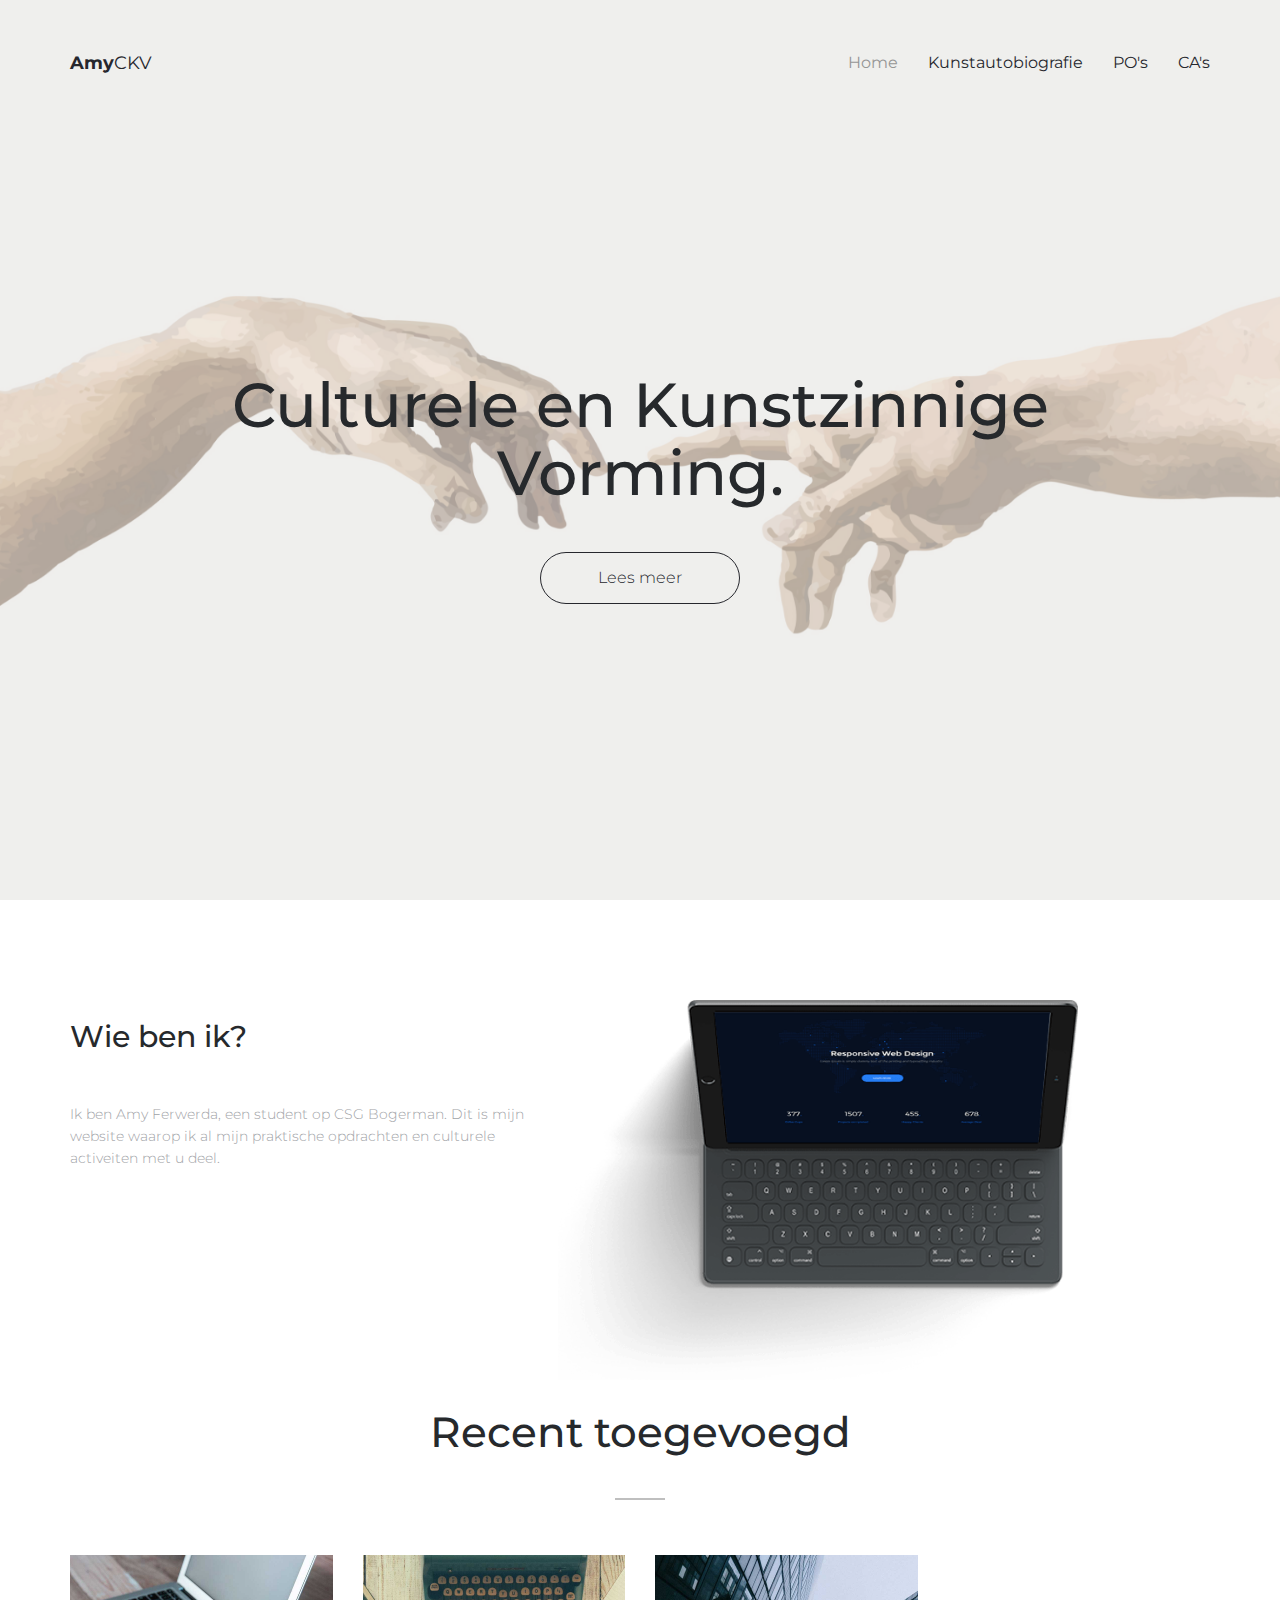
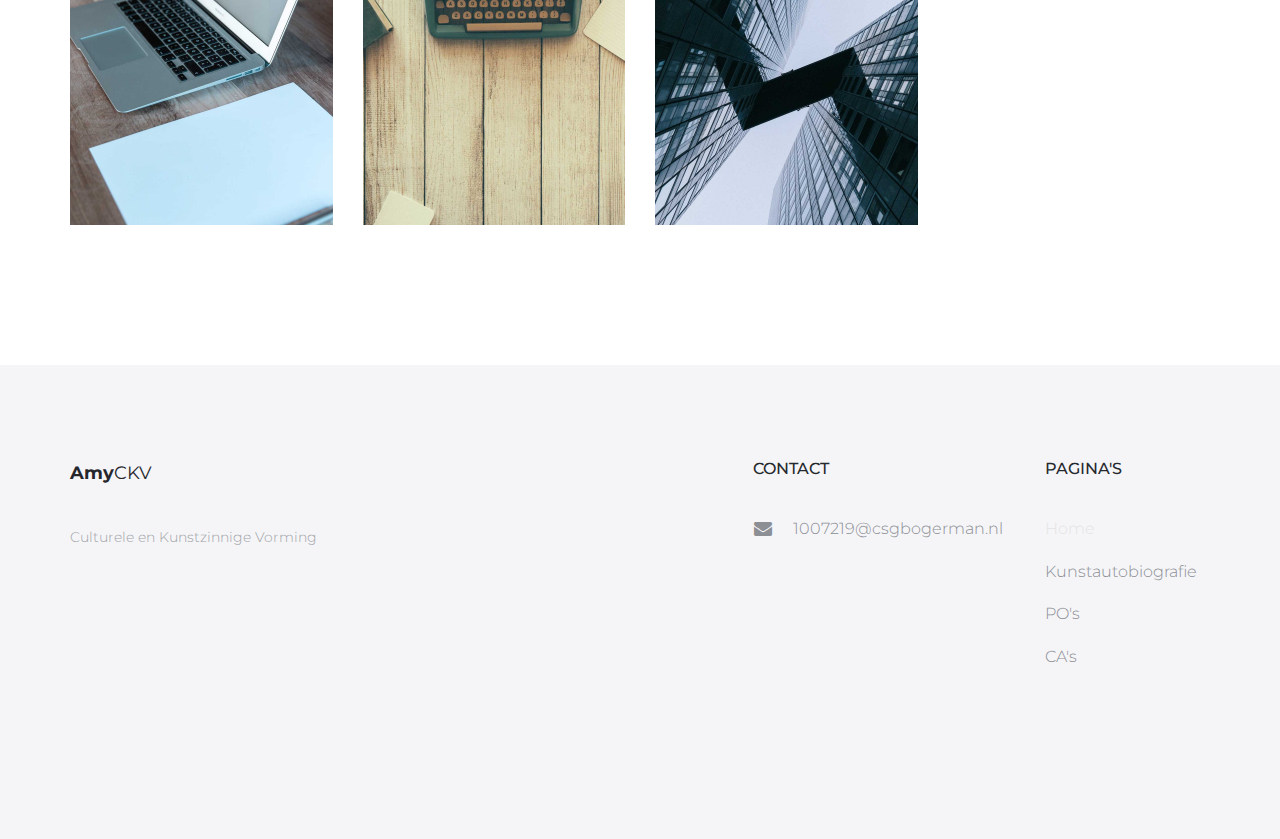
<file: html-freebie-agency-perfect-master/index.html>
<!DOCTYPE html>
<html lang="en">
<head>

    <!-- Basic Page Needs
    ================================================== -->
    <meta http-equiv="Content-Type" content="text/html; charset=utf-8">
    <meta http-equiv="X-UA-Compatible" content="IE=edge">

    <title>Amy CKV</title>

    <meta name="description" content="">
    <meta name="author" content="">
    <meta name="keywords" content="">

    <!-- Mobile Specific Metas
    ================================================== -->
    <meta name="viewport" content="width=device-width, minimum-scale=1.0, maximum-scale=1.0">
    <meta name="apple-mobile-web-app-capable" content="yes">

    <!-- Fonts -->
    <link href="https://fonts.googleapis.com/css?family=Montserrat:300,300i,400,600,700" rel="stylesheet">
    <link rel="stylesheet" href="http://cdnjs.cloudflare.com/ajax/libs/font-awesome/4.4.0/css/font-awesome.min.css">

    <!-- Favicon
    ================================================== -->
    <link rel="apple-touch-icon" sizes="180x180" href="assets/img/apple-touch-icon.png">
    <link rel="icon" type="image/png" sizes="16x16" href="assets/img/favicon.png">

    <!-- Stylesheets
    ================================================== -->
    <!-- Bootstrap core CSS -->
    <link href="assets/css/bootstrap.min.css" rel="stylesheet">

    <!-- Custom styles for this template -->
    <link href="assets/css/style.css" rel="stylesheet">
    <link href="assets/css/responsive.css" rel="stylesheet">

    <!-- HTML5 shim and Respond.js IE8 support of HTML5 elements and media queries -->
    <!--[if lt IE 9]>
    <script src="https://oss.maxcdn.com/libs/html5shiv/3.7.0/html5shiv.js"></script>
    <script src="https://oss.maxcdn.com/libs/respond.js/1.4.2/respond.min.js"></script>
    <![endif]-->

</head>
<body>

    <header id="masthead" class="site-header">
        <nav id="primary-navigation" class="site-navigation">
            <div class="container">

                <div class="navbar-header">
                   
                    <a class="site-title"><span>Amy</span>CKV</a>

                </div><!-- /.navbar-header -->

                <div class="collapse navbar-collapse" id="agency-navbar-collapse">

                    <ul class="nav navbar-nav navbar-right">

                        <li class="active"><a href="index.html" data-toggle="dropdown">Home</a></li>
                    
                        <li><a href="Kunstautobiografie.html">Kunstautobiografie</a></li>
                        <li><a href="po's.html">PO's</a></li>
                        <li><a href="blog.html">CA's</a></li>
                       

                    </ul>

                </div>

            </div>   
        </nav><!-- /.site-navigation -->
    </header><!-- /#mastheaed -->

    <div id="hero" class="hero overlay">
        <div class="hero-content">
            <div class="hero-text">
                <h1>Culturele en Kunstzinnige Vorming.</h1>
                <p></p>
                <a href="Kunstautobiografie.html" class="btn btn-border">Lees meer</a>
            </div><!-- /.hero-text -->
        </div><!-- /.hero-content -->
    </div><!-- /.hero -->

    <main id="main" class="site-main">

        <section class="site-section section-features">
            <div class="container">
                <div class="row">
                    <div class="col-sm-5">
                        <h2>Wie ben ik?</h2>
                        <p>Ik ben Amy Ferwerda, een student op CSG Bogerman. Dit is mijn website waarop ik al mijn praktische opdrachten en culturele activeiten met u deel. </p>
                    </div>
                    <div class="col-sm-7 hidden-xs">
                        <img src="assets/img/ipad-pro.png" alt="">
                    </div>
                </div>
            </div>
        </section><!-- /.section-features -->

        <section class="site-section section-portfolio">
            <div class="container">
                <div class="text-center">
                    <h2 class="heading-separator">Recent toegevoegd</h2>
                   
                </div>
                <div class="row">
                    <div class="col-lg-3 col-md-4 col-xs-6">
                        <div class="portfolio-item">
                            <img src="assets/img/portfolio-1.jpg" class="img-res" alt="">
                            <h4 class="portfolio-item-title">Kunstautobiografie</h4>
                            <a href="Kunstautobiografie.html"><i class="fa fa-arrow-right" aria-hidden="true"></i></a>
                        </div><!-- /.portfolio-item -->
                    </div>
                    <div class="col-lg-3 col-md-4 col-xs-6">
                        <div class="portfolio-item">
                            <img src="assets/img/portfolio-2.jpg" class="img-res" alt="">
                            <h4 class="portfolio-item-title">Kunst bij anderen thuis</h4>
                            <a href="portfolio-item.html"><i class="fa fa-arrow-right" aria-hidden="true"></i></a>
                        </div><!-- /.portfolio-item -->
                    </div>
                    <div class="col-lg-3 col-md-4 col-xs-6">
                        <div class="portfolio-item">
                            <img src="assets/img/portfolio-3.jpg" class="img-res" alt="">
                            <h4 class="portfolio-item-title">Culturele masker</h4>
                            <a href="portfolio-item2.html"><i class="fa fa-arrow-right" aria-hidden="true"></i></a>
                        </div><!-- /.portfolio-item -->
                    </div>
                </div>
            </div>
        </section><!-- /.section-portfolio -->


    </main><!-- /#main -->

    <footer id="colophon" class="site-footer">
        <div class="container">
            <div class="row">
                <div class="col-md-3 col-sm-4 col-xs-6">
                    <a class="site-title"><span>Amy</span>CKV</a>
                    <p>Culturele en Kunstzinnige Vorming</p>
                </div>
                <div class="col-lg-offset-4 col-md-3 col-sm-4 col-md-offset-2 col-sm-offset-0 col-xs-6 ">
                    <h3>Contact</h3>
                    <ul class="list-unstyled contact-links">
                        <li><i class="fa fa-envelope" aria-hidden="true"></i><a href="mailto:1007219@csgbogerman.nl">1007219@csgbogerman.nl</a></li>
                       
                    </ul>
                </div>
                <div class="clearfix visible-xs"></div>
                <div class="col-lg-2 col-md-3 col-sm-4 col-xs-6">
                    <h3>Pagina's</h3>
                    <ul class="list-unstyled">
                        <li class="active"><a href="index.html">Home</a></li>
                        <li><a href="Kunstautobiografie.html">Kunstautobiografie</a></li>
                        <li><a href="portfolio.html">PO's</a></li>
                        <li><a href="contact.html">CA's</a></li>
                    </ul>
                </div>
            </div>
        </div>
       
    </footer><!-- /#footer -->


    <!-- Bootstrap core JavaScript
    ================================================== -->
    <!-- Placed at the end of the document so the pages load faster -->
    <script src="https://ajax.googleapis.com/ajax/libs/jquery/3.1.1/jquery.min.js"></script>
    <script src="assets/js/bootstrap.min.js"></script>
    <script src="assets/js/bootstrap-select.min.js"></script>
    <script src="assets/js/jquery.slicknav.min.js"></script>
    <script src="assets/js/jquery.countTo.min.js"></script>
    <script src="assets/js/jquery.shuffle.min.js"></script>
    <script src="assets/js/script.js"></script>
  
</body>
</html>
</file>
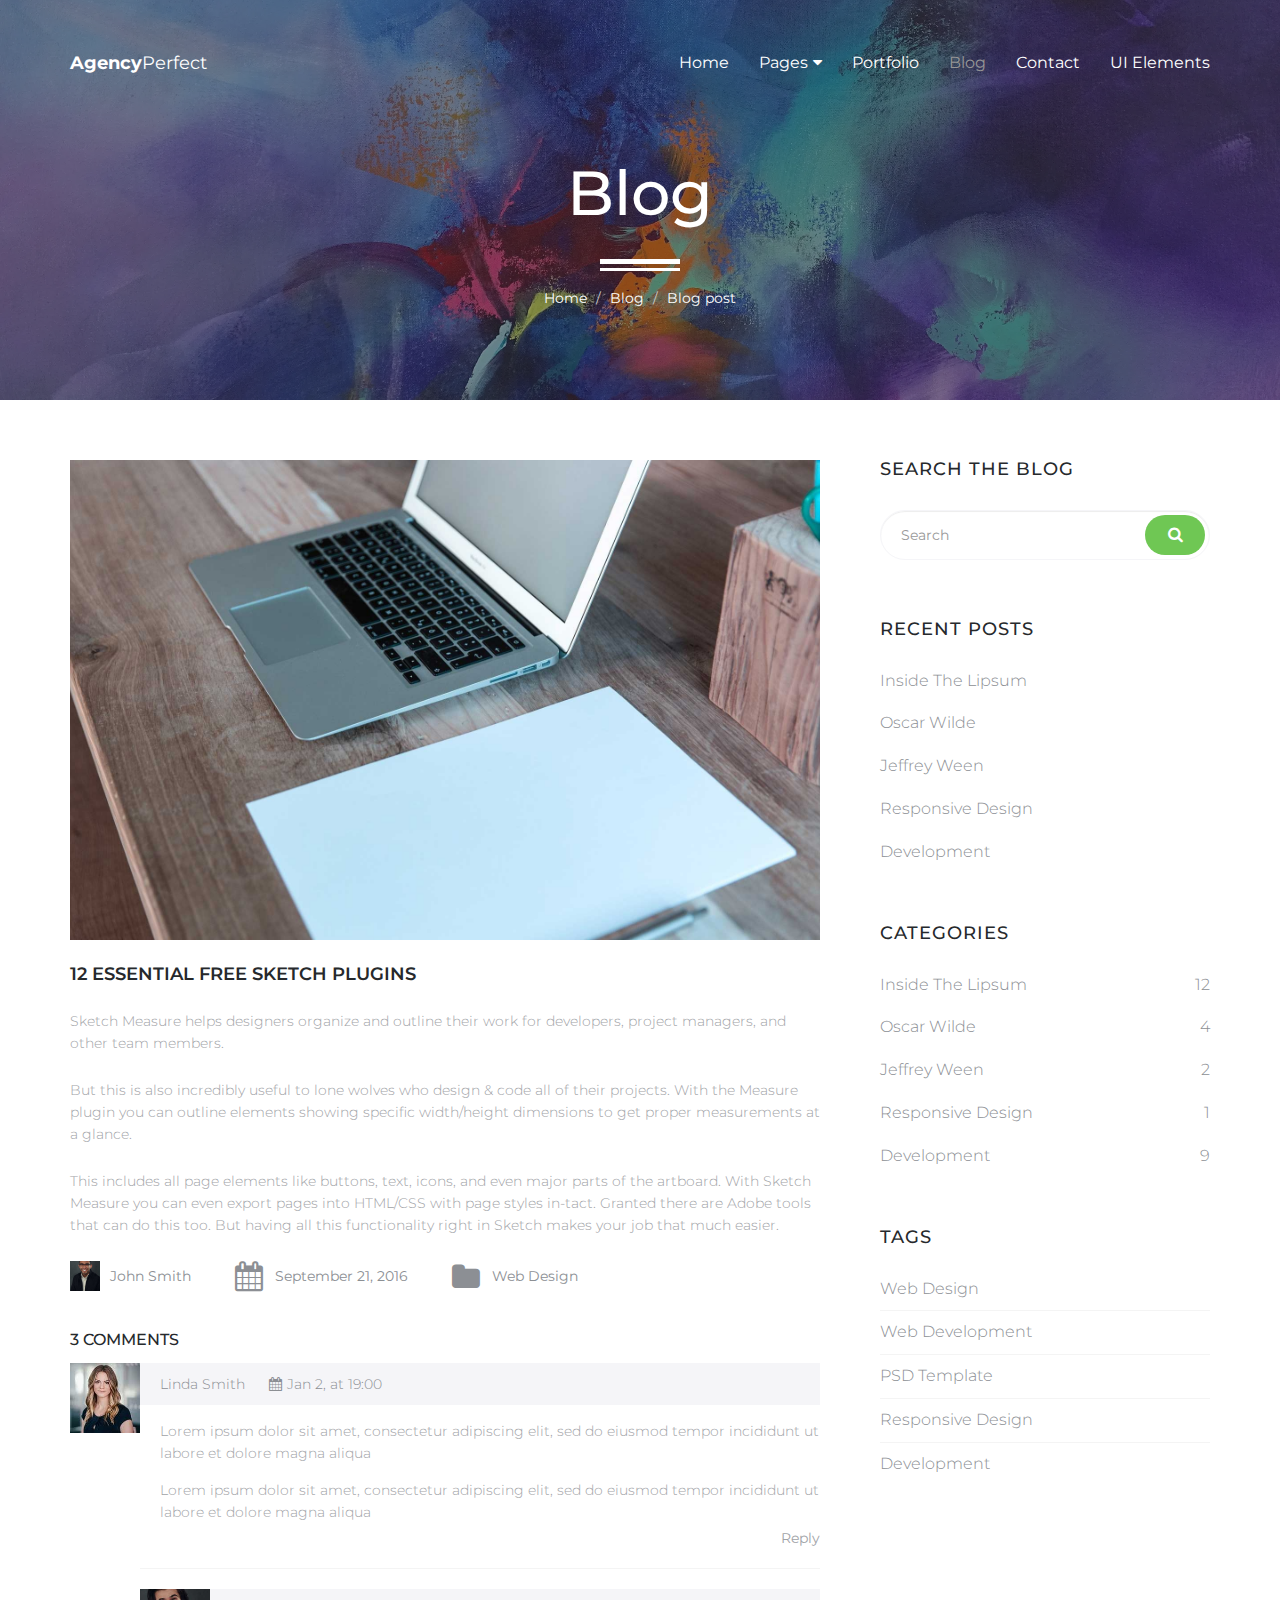
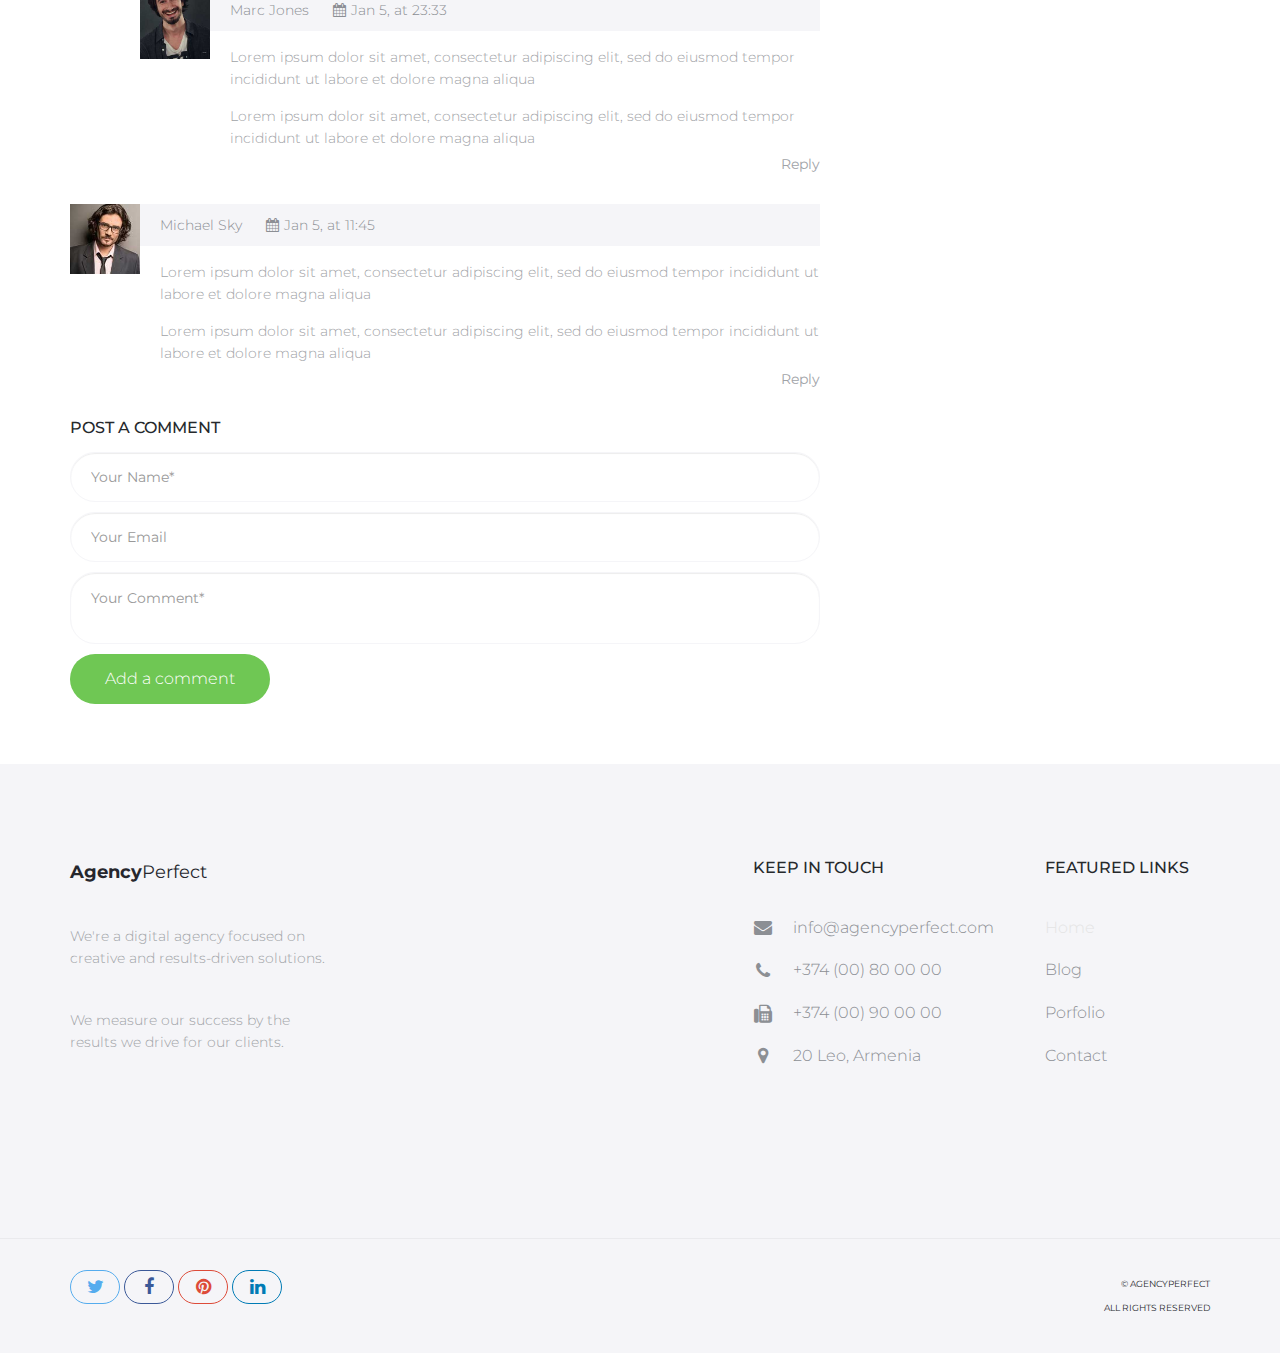
<file: html-freebie-agency-perfect-master/blog-post.html>
<!DOCTYPE html>
<html lang="en">
<head>

    <!-- Basic Page Needs
    ================================================== -->
    <meta http-equiv="Content-Type" content="text/html; charset=utf-8">
    <meta http-equiv="X-UA-Compatible" content="IE=edge">

    <title>Blog Post | Agency Perfect</title>

    <meta name="description" content="">
    <meta name="author" content="">
    <meta name="keywords" content="">

    <!-- Mobile Specific Metas
    ================================================== -->
    <meta name="viewport" content="width=device-width, minimum-scale=1.0, maximum-scale=1.0">
    <meta name="apple-mobile-web-app-capable" content="yes">

    <!-- Fonts -->
    <link href="https://fonts.googleapis.com/css?family=Montserrat:300,300i,400,600,700" rel="stylesheet">
    <link rel="stylesheet" href="http://cdnjs.cloudflare.com/ajax/libs/font-awesome/4.4.0/css/font-awesome.min.css">

    <!-- Favicon
    ================================================== -->
    <link rel="apple-touch-icon" sizes="180x180" href="assets/img/apple-touch-icon.png">
    <link rel="icon" type="image/png" sizes="16x16" href="assets/img/favicon.png">

    <!-- Stylesheets
    ================================================== -->
    <!-- Bootstrap core CSS -->
    <link href="assets/css/bootstrap.min.css" rel="stylesheet">

    <!-- Custom styles for this template -->
    <link href="assets/css/style.css" rel="stylesheet">
    <link href="assets/css/responsive.css" rel="stylesheet">

    <!-- HTML5 shim and Respond.js IE8 support of HTML5 elements and media queries -->
    <!--[if lt IE 9]>
    <script src="https://oss.maxcdn.com/libs/html5shiv/3.7.0/html5shiv.js"></script>
    <script src="https://oss.maxcdn.com/libs/respond.js/1.4.2/respond.min.js"></script>
    <![endif]-->

</head>
<body>

    <header id="masthead" class="site-header site-header-white">
        <nav id="primary-navigation" class="site-navigation">
            <div class="container">

                <div class="navbar-header">
                   
                    <a href="index.html" class="site-title"><span>Agency</span>Perfect</a>

                </div><!-- /.navbar-header -->

                <div class="collapse navbar-collapse" id="agency-navbar-collapse">

                    <ul class="nav navbar-nav navbar-right">

                        <li><a href="index.html">Home</a></li>
                        <li class="dropdown"><a href="#" class="dropdown-toggle" data-toggle="dropdown">Pages<i class="fa fa-caret-down hidden-xs" aria-hidden="true"></i></a>

                            <ul class="dropdown-menu" role="menu" aria-labelledby="menu1">
                              <li><a href="portfolio.html">Portfolio</a></li>
                              <li><a href="blog.html">Blog</a></li>
                            </ul>

                        </li>
                        <li><a href="portfolio.html">Portfolio</a></li>
                        <li class="active"><a href="blog.html">Blog</a></li>
                        <li><a href="contact.html">Contact</a></li>
                        <li><a href="ui-elements.html">UI Elements</a></li>
                        
                    </ul>

                </div>

            </div>   
        </nav><!-- /.site-navigation -->
    </header><!-- /#mastheaed -->

    <div id="hero" class="hero overlay subpage-hero blog-hero">
        <div class="hero-content">
            <div class="hero-text">
                <h1>Blog</h1>
                <ol class="breadcrumb">
                  <li class="breadcrumb-item"><a href="index.html">Home</a></li>
                  <li class="breadcrumb-item"><a href="blog.html">Blog</a></li>
                  <li class="breadcrumb-item active">Blog post</li>
                </ol>
            </div><!-- /.hero-text -->
        </div><!-- /.hero-content -->
    </div><!-- /.hero -->

    <main id="main" class="site-main">

        <section class="site-section subpage-site-section section-blog">
            <div class="container">
                <div class="row">
                    <div class="col-md-8">
                        <article class="blog-post">
                            <img src="assets/img/portfolio-1.jpg" class="img-res" alt="">
                            <div class="post-content">
                                <h2 class="post-title">12 Essential Free Sketch Plugins</h2>
                                <p>Sketch Measure helps designers organize and outline their work for developers, project managers, and other team members.</p>
                                <p>But this is also incredibly useful to lone wolves who design & code all of their projects. With the Measure plugin you can outline elements showing specific width/height dimensions to get proper measurements at a glance.</p>
                                <p>This includes all page elements like buttons, text, icons, and even major parts of the artboard. With Sketch Measure you can even export pages into HTML/CSS with page styles in-tact. Granted there are Adobe tools that can do this too. But having all this functionality right in Sketch makes your job that much easier.</p>
  
                                <div class="post-meta">
                                    <span class="post-author">
                                        <a href="#"><img class="img-res" src="assets/img/author.jpg" alt=""> John Smith</a>
                                    </span>
                                    <span class="post-date">
                                        <a href=""><i class="fa fa-calendar" aria-hidden="true"></i> September 21, 2016</a>
                                        </span>
                                    <span class="post-category">
                                        <a href=""><i class="fa fa-folder" aria-hidden="true"></i> Web Design</a>
                                    </span>
                                </div><!-- /.post-meta -->
                            </div><!-- /.post-content -->
                        </article><!-- /.blog-post -->
                        <div id="PostComments" class="post-comments">
                            <h3>3 Comments</h3>
                            <div class="post-comment">

                                <img class="img-res" src="assets/img/author-2.jpg" alt="">

                                <div class="post-comment-content">
                                    
                                    <div class="post-comment-content-details">
                                        <p class="post-comment-author-name">Linda Smith</p>
                                        <p class="post-comment-date"><i class="fa fa-calendar" aria-hidden="true"></i>Jan 2, at 19:00</p>
                                    </div><!-- /.post-content-details -->
                                    <p class="comment">Lorem ipsum dolor sit amet, consectetur adipiscing elit, sed do eiusmod tempor incididunt ut labore et dolore magna aliqua</p>

                                    <p class="comment">Lorem ipsum dolor sit amet, consectetur adipiscing elit, sed do eiusmod tempor incididunt ut labore et dolore magna aliqua</p>
                                    <div class="text-right comment-reply">
                                        <a href="#">Reply</a>
                                    </div>
                                        
                                </div><!-- /.post-comment-content --> 
                            </div><!-- /.post-comment --> 
                            <div class="replied">
                                <div class="post-comment">

                                    <img class="img-res" src="assets/img/author-3.jpg" alt="">

                                    <div class="post-comment-content">
                                        
                                        <div class="post-comment-content-details">
                                            <p class="post-comment-author-name">Marc Jones</p>
                                            <p class="post-comment-date"><i class="fa fa-calendar" aria-hidden="true"></i>Jan 5, at 23:33</p>
                                        </div><!-- /.post-content-details -->
                                        <p class="comment">Lorem ipsum dolor sit amet, consectetur adipiscing elit, sed do eiusmod tempor incididunt ut labore et dolore magna aliqua</p>

                                        <p class="comment">Lorem ipsum dolor sit amet, consectetur adipiscing elit, sed do eiusmod tempor incididunt ut labore et dolore magna aliqua</p>
                                        <div class="text-right comment-reply">
                                            <a href="#">Reply</a>
                                        </div>
                                            
                                    </div><!-- /.post-comment-content --> 
                                </div><!-- /.post-comment --> 
                            </div><!-- /.replied -->
                            <div class="post-comment">

                                <img class="img-res" src="assets/img/author-4.jpg" alt="">

                                <div class="post-comment-content">
                                    
                                    <div class="post-comment-content-details">
                                        <p class="post-comment-author-name">Michael Sky</p>
                                        <p class="post-comment-date"><i class="fa fa-calendar" aria-hidden="true"></i>Jan 5, at 11:45</p>
                                    </div><!-- /.post-content-details -->
                                    <p class="comment">Lorem ipsum dolor sit amet, consectetur adipiscing elit, sed do eiusmod tempor incididunt ut labore et dolore magna aliqua</p>

                                    <p class="comment">Lorem ipsum dolor sit amet, consectetur adipiscing elit, sed do eiusmod tempor incididunt ut labore et dolore magna aliqua</p>
                                    <div class="text-right comment-reply">
                                        <a href="#">Reply</a>
                                    </div>
                                        
                                </div><!-- /.post-comment-content --> 
                            </div><!-- /.post-comment --> 
                        </div><!-- /#PostComments -->
                        <div class="respond">
                            <h3>Post a Comment</h3>
                            <form class="form-horizontal">
                                <input class="form-control" type="text" placeholder="Your Name*" required>
                                <input class="form-control" type="email" placeholder="Your Email" required>
                                <textarea class="form-control form-control-comment" type="text" placeholder="Your Comment*" required></textarea>
                                <button class="btn btn-green">Add a comment</button>
                            </form>    
                        </div><!-- /.respond -->
                    </div>
                    <aside class="col-md-4">
                        <div class="sidebar">
                            <div class="widget search-form">
                                <h4 class="widget-title">Search the blog</h4>
                                <form class="form-group">
                                    <input type="text" class="form-control" placeholder="Search" required>
                                    <button class="btn btn-green" type="button"><i class="fa fa-search" aria-hidden="true"></i></button>
                                </form>
                            </div><!-- /.search-form -->
                            <div class="widget widget-recent-posts">
                                <h4 class="widget-title">Recent posts</h4>
                                <ul class="list-unstyled">
                                    <li><a href="#">Inside The Lipsum</a></li>
                                    <li><a href="#">Oscar Wilde</a></li>
                                    <li><a href="#">Jeffrey Ween</a></li>
                                    <li><a href="#">Responsive Design</a></li>
                                    <li><a href="#">Development</a></li>
                                </ul>
                            </div><!-- /.widget-recent-posts -->
                            <div class="widget widget-categories">
                                <h4 class="widget-title">Categories</h4>
                                <ul class="list-unstyled">
                                    <li><a href="#">Inside The Lipsum <span>12</span></a></li>
                                    <li><a href="#">Oscar Wilde<span>4</span></a></li>
                                    <li><a href="#">Jeffrey Ween<span>2</span></a></li>
                                    <li><a href="#">Responsive Design<span>1</span></a></li>
                                    <li><a href="#">Development<span>9</span></a></li>
                                </ul>
                            </div><!-- /.widget-categories -->
                            <div class="widget widget-tags">
                                <h4 class="widget-title">Tags</h4>
                                <ul class="list-unstyled">
                                    <li><a href="#">Web Design</a></li>
                                    <li><a href="#">Web Development</a></li>
                                    <li><a href="#">PSD Template</a></li>
                                    <li><a href="#">Responsive Design</a></li>
                                    <li><a href="#">Development</a></li>
                                </ul>
                            </div><!-- /.widget-tags -->
                        </div><!-- /.sidebar -->
                    </aside>
                </div>
            </div>
        </section><!-- /.section-portfolio -->

    </main><!-- /#main -->

    <footer id="colophon" class="site-footer">
        <div class="container">
            <div class="row">
                <div class="col-md-3 col-sm-4 col-xs-6">
                    <a class="site-title"><span>Agency</span>Perfect</a>
                    <p>We're a digital agency focused on creative and results-driven solutions.</p>
                    <p>We measure our success by the results we drive for our clients.</p>
                </div>
                <div class="col-lg-offset-4 col-md-3 col-sm-4 col-md-offset-2 col-sm-offset-0 col-xs-6 ">
                    <h3>Keep in touch</h3>
                    <ul class="list-unstyled contact-links">
                        <li><i class="fa fa-envelope" aria-hidden="true"></i><a href="mailto:info@agencyperfect.com">info@agencyperfect.com</a></li>
                        <li><i class="fa fa-phone" aria-hidden="true"></i><a href="tel:+37400800000">+374 (00) 80 00 00 </a></li>
                        <li><i class="fa fa-fax" aria-hidden="true"></i><a href="+37400900000">+374 (00) 90 00 00</a></li>
                        <li><i class="fa fa-map-marker" aria-hidden="true"></i><p>20 Leo, Armenia</p></li>
                    </ul>
                </div>
                <div class="clearfix visible-xs"></div>
                <div class="col-lg-2 col-md-3 col-sm-4 col-xs-6">
                    <h3>Featured links</h3>
                    <ul class="list-unstyled">
                        <li class="active"><a href="index.html">Home</a></li>
                        <li><a href="blog.html">Blog</a></li>
                        <li><a href="portfolio.html">Porfolio</a></li>
                        <li><a href="contact.html">Contact</a></li>
                    </ul>
                </div>
            </div>
        </div>
        <div class="copyright">
            <div class="container">
                <div class="row">
                    <div class="col-xs-8">
                        <div class="social-links">
                            <a class="twitter-bg" href="#"><i class="fa fa-twitter"></i></a>
                            <a class="facebook-bg" href="#"><i class="fa fa-facebook"></i></a>
                            <a class="pinterest" href="#"><i class="fa fa-pinterest"></i></a>
                            <a class="linkedin-bg" href="#"><i class="fa fa-linkedin"></i></a>
                        </div><!-- /.social-links -->
                    </div>
                    <div class="col-xs-4">
                        <div class="text-right">
                            <p>&copy; AgencyPerfect</p>
                            <p>All Rights Reserved</p>
                        </div>
                    </div>
                </div>
            </div>
        </div><!-- /.copyright -->
    </footer><!-- /#footer -->



    <!-- Bootstrap core JavaScript
    ================================================== -->
    <!-- Placed at the end of the document so the pages load faster -->
    <script src="https://ajax.googleapis.com/ajax/libs/jquery/3.1.1/jquery.min.js"></script>
    <script src="assets/js/bootstrap.min.js"></script>
    <script src="assets/js/bootstrap-select.min.js"></script>
    <script src="assets/js/jquery.slicknav.min.js"></script>
    <script src="assets/js/jquery.countTo.min.js"></script>
    <script src="assets/js/jquery.shuffle.min.js"></script>
    <script src="assets/js/script.js"></script>
  
</body>
</html>
</file>
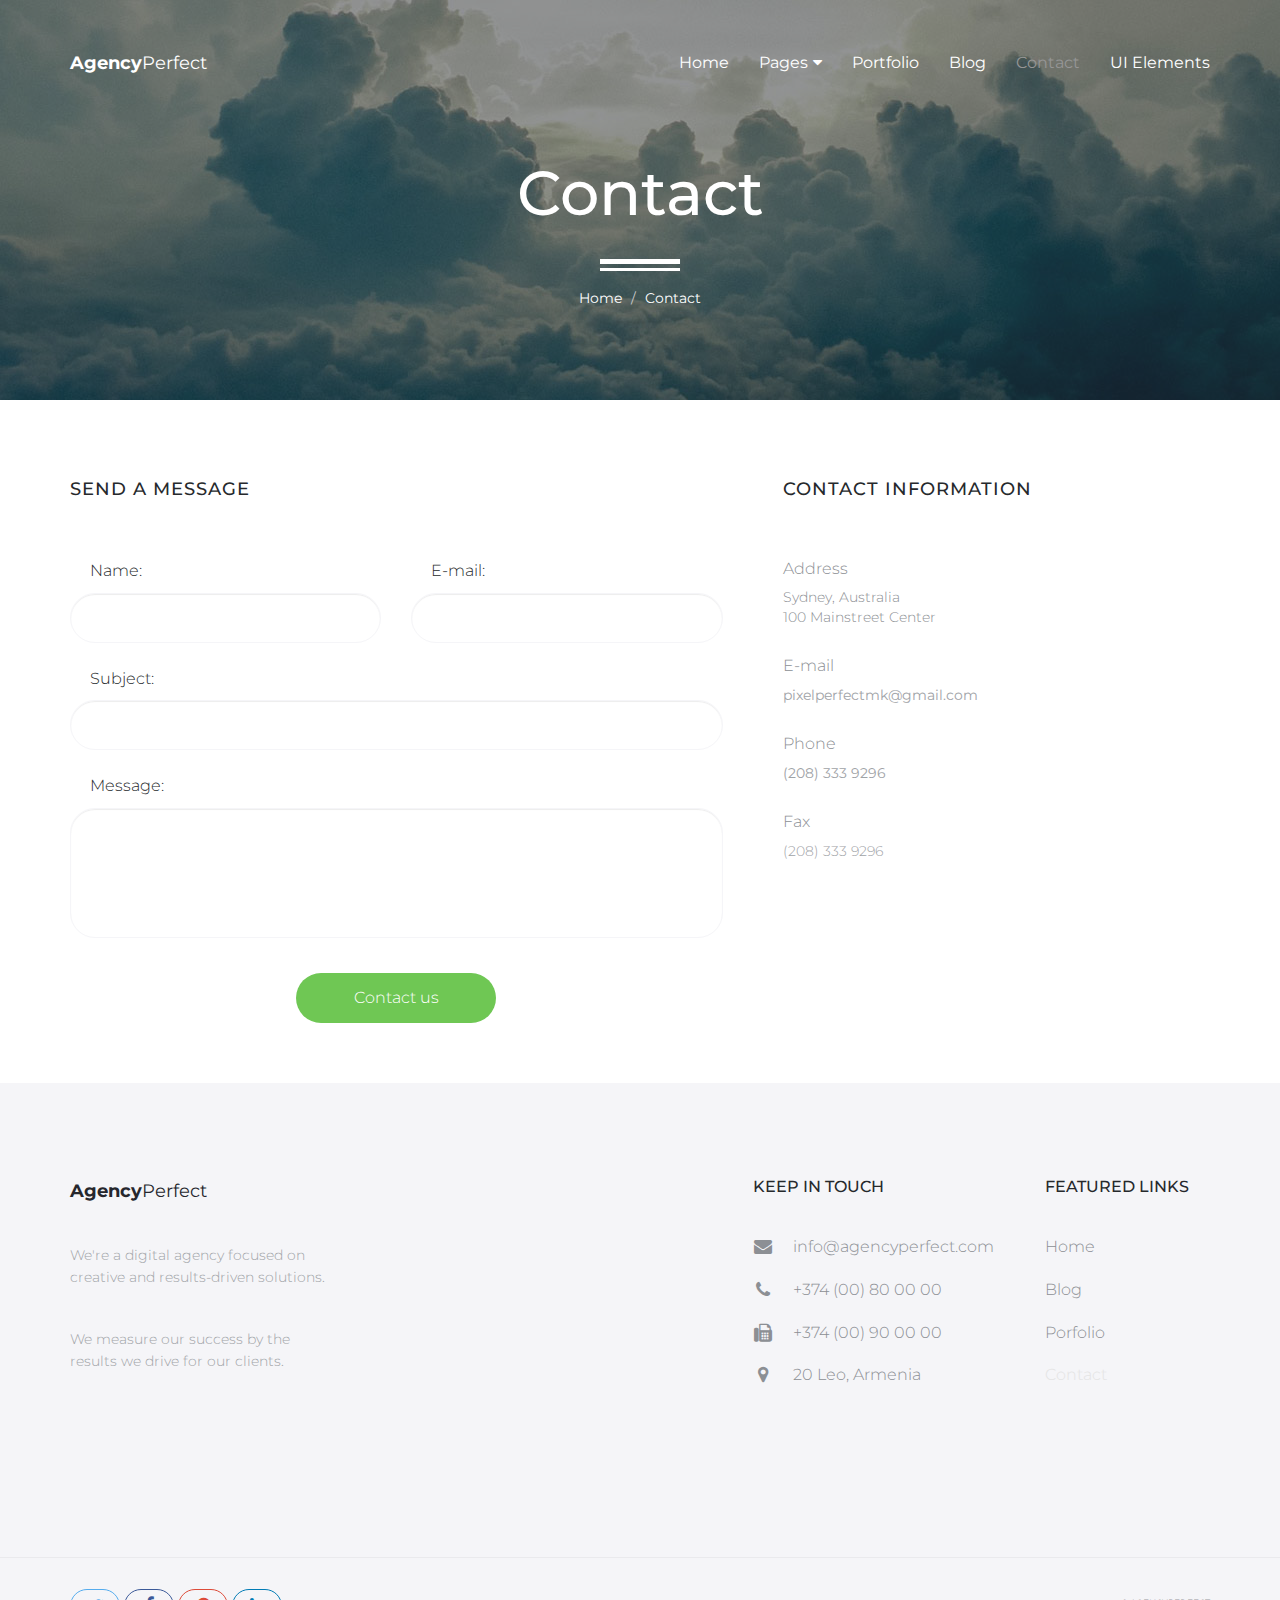
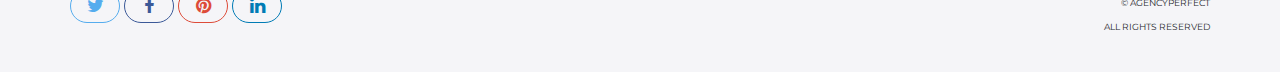
<file: html-freebie-agency-perfect-master/contact.html>
<!DOCTYPE html>
<html lang="en">
<head>

    <!-- Basic Page Needs
    ================================================== -->
    <meta http-equiv="Content-Type" content="text/html; charset=utf-8">
    <meta http-equiv="X-UA-Compatible" content="IE=edge">

    <title>Contact | Agency Perfect</title>

    <meta name="description" content="">
    <meta name="author" content="">
    <meta name="keywords" content="">

    <!-- Mobile Specific Metas
    ================================================== -->
    <meta name="viewport" content="width=device-width, minimum-scale=1.0, maximum-scale=1.0">
    <meta name="apple-mobile-web-app-capable" content="yes">

    <!-- Fonts -->
    <link href="https://fonts.googleapis.com/css?family=Montserrat:300,300i,400,600,700" rel="stylesheet">
    <link rel="stylesheet" href="http://cdnjs.cloudflare.com/ajax/libs/font-awesome/4.4.0/css/font-awesome.min.css">

    <!-- Favicon
    ================================================== -->
    <link rel="apple-touch-icon" sizes="180x180" href="assets/img/apple-touch-icon.png">
    <link rel="icon" type="image/png" sizes="16x16" href="assets/img/favicon.png">

    <!-- Stylesheets
    ================================================== -->
    <!-- Bootstrap core CSS -->
    <link href="assets/css/bootstrap.min.css" rel="stylesheet">

    <!-- Custom styles for this template -->
    <link href="assets/css/style.css" rel="stylesheet">
    <link href="assets/css/responsive.css" rel="stylesheet">

    <!-- HTML5 shim and Respond.js IE8 support of HTML5 elements and media queries -->
    <!--[if lt IE 9]>
    <script src="https://oss.maxcdn.com/libs/html5shiv/3.7.0/html5shiv.js"></script>
    <script src="https://oss.maxcdn.com/libs/respond.js/1.4.2/respond.min.js"></script>
    <![endif]-->

</head>
<body>

    <header id="masthead" class="site-header site-header-white">
        <nav id="primary-navigation" class="site-navigation">
            <div class="container">

                <div class="navbar-header">
                   
                    <a href="index.html" class="site-title"><span>Agency</span>Perfect</a>

                </div><!-- /.navbar-header -->

                <div class="collapse navbar-collapse" id="agency-navbar-collapse">

                    <ul class="nav navbar-nav navbar-right">

                        <li><a href="index.html">Home</a></li>
                        <li class="dropdown"><a href="#" class="dropdown-toggle" data-toggle="dropdown">Pages<i class="fa fa-caret-down hidden-xs" aria-hidden="true"></i></a>

                            <ul class="dropdown-menu" role="menu" aria-labelledby="menu1">
                              <li><a href="portfolio.html">Portfolio</a></li>
                              <li><a href="blog.html">Blog</a></li>
                            </ul>

                        </li>
                        <li><a href="portfolio.html">Portfolio</a></li>
                        <li><a href="blog.html">Blog</a></li>
                        <li class="active"><a href="contact.html">Contact</a></li>
                        <li><a href="ui-elements.html">UI Elements</a></li>
                        
                    </ul>

                </div>

            </div>   
        </nav><!-- /.site-navigation -->
    </header><!-- /#mastheaed -->

    <div id="hero" class="hero overlay subpage-hero contact-hero">
        <div class="hero-content">
            <div class="hero-text">
                <h1>Contact</h1>
                <ol class="breadcrumb">
                  <li class="breadcrumb-item"><a href="#">Home</a></li>
                  <li class="breadcrumb-item active">Contact</li>
                </ol>
            </div><!-- /.hero-text -->
        </div><!-- /.hero-content -->
    </div><!-- /.hero -->

    <main id="main" class="site-main">

        <section class="site-section subpage-site-section section-contact-us">

            <div class="container">
                <div class="row">
                    <div class="col-sm-7">
                        <h2>Send a message</h2>
                        <form>
                            <div class="row">
                                <div class="col-sm-6">
                                    <div class="form-group">
                                      <label for="name">Name:</label>
                                      <input type="text" class="form-control" id="name">
                                    </div>
                                </div>
                                <div class="col-sm-6">
                                    <div class="form-group">
                                      <label for="email">E-mail:</label>
                                      <input type="email" class="form-control" id="email">
                                    </div>
                                </div>
                            </div>
                            <div class="form-group">
                              <label for="message">Subject:</label>
                              <input class="form-control" id="subject"></input>
                            </div>
                            <div class="form-group">
                              <label for="message">Message:</label>
                              <textarea class="form-control form-control-comment" id="message"></textarea>
                            </div>
                            <div class="text-center">
                                <button class="btn btn-green">Contact us</button>
                            </div>
                        </form>
                    </div>
                    <div class="col-sm-5">
                        <div class="contact-info">
                            <h2>Contact information</h2>
                            <div class="row">
                                <div class="col-sm-12">
                                    <h3>Address</h3>
                                    <ul class="list-unstyled">
                                        <li>Sydney, Australia</li>
                                        <li>100 Mainstreet Center</li>
                                    </ul>
                                    <h3>E-mail</h3>
                                    <a href="mailto:pixelperfectmk@gmail.com" target="_blank">pixelperfectmk@gmail.com</a>
                                    <h3>Phone</h3>
                                    <a href="tel:2083339296" target="_blank">(208) 333 9296</a>
                                    <h3>Fax</h3>
                                    <p>(208) 333 9296</p>
                                </div>
                            </div>
                        </div><!-- /.contact-info -->
                    </div>
                </div>
            </div>
        

    </main><!-- /#main -->

    <footer id="colophon" class="site-footer">
        <div class="container">
            <div class="row">
                <div class="col-md-3 col-sm-4 col-xs-6">
                    <a class="site-title"><span>Agency</span>Perfect</a>
                    <p>We're a digital agency focused on creative and results-driven solutions.</p>
                    <p>We measure our success by the results we drive for our clients.</p>
                </div>
                <div class="col-lg-offset-4 col-md-3 col-sm-4 col-md-offset-2 col-sm-offset-0 col-xs-6 ">
                    <h3>Keep in touch</h3>
                    <ul class="list-unstyled contact-links">
                        <li><i class="fa fa-envelope" aria-hidden="true"></i><a href="mailto:info@agencyperfect.com">info@agencyperfect.com</a></li>
                        <li><i class="fa fa-phone" aria-hidden="true"></i><a href="tel:+37400800000">+374 (00) 80 00 00 </a></li>
                        <li><i class="fa fa-fax" aria-hidden="true"></i><a href="+37400900000">+374 (00) 90 00 00</a></li>
                        <li><i class="fa fa-map-marker" aria-hidden="true"></i><p>20 Leo, Armenia</p></li>
                    </ul>
                </div>
                <div class="clearfix visible-xs"></div>
                <div class="col-lg-2 col-md-3 col-sm-4 col-xs-6">
                    <h3>Featured links</h3>
                    <ul class="list-unstyled">
                        <li><a href="index.html">Home</a></li>
                        <li><a href="blog.html">Blog</a></li>
                        <li><a href="portfolio.html">Porfolio</a></li>
                        <li class="active"><a href="contact.html">Contact</a></li>
                    </ul>
                </div>
            </div>
        </div>
        <div class="copyright">
            <div class="container">
                <div class="row">
                    <div class="col-xs-8">
                        <div class="social-links">
                            <a class="twitter-bg" href="#"><i class="fa fa-twitter"></i></a>
                            <a class="facebook-bg" href="#"><i class="fa fa-facebook"></i></a>
                            <a class="pinterest" href="#"><i class="fa fa-pinterest"></i></a>
                            <a class="linkedin-bg" href="#"><i class="fa fa-linkedin"></i></a>
                        </div><!-- /.social-links -->
                    </div>
                    <div class="col-xs-4">
                        <div class="text-right">
                            <p>&copy; AgencyPerfect</p>
                            <p>All Rights Reserved</p>
                        </div>
                    </div>
                </div>
            </div>
        </div><!-- /.copyright -->
    </footer><!-- /#footer -->



    <!-- Bootstrap core JavaScript
    ================================================== -->
    <!-- Placed at the end of the document so the pages load faster -->
    <script src="https://ajax.googleapis.com/ajax/libs/jquery/3.1.1/jquery.min.js"></script>
    <script src="assets/js/bootstrap.min.js"></script>
    <script src="assets/js/bootstrap-select.min.js"></script>
    <script src="assets/js/jquery.slicknav.min.js"></script>
    <script src="assets/js/jquery.countTo.min.js"></script>
    <script src="assets/js/jquery.shuffle.min.js"></script>
    <script src="assets/js/script.js"></script>
  
</body>
</html>
</file>
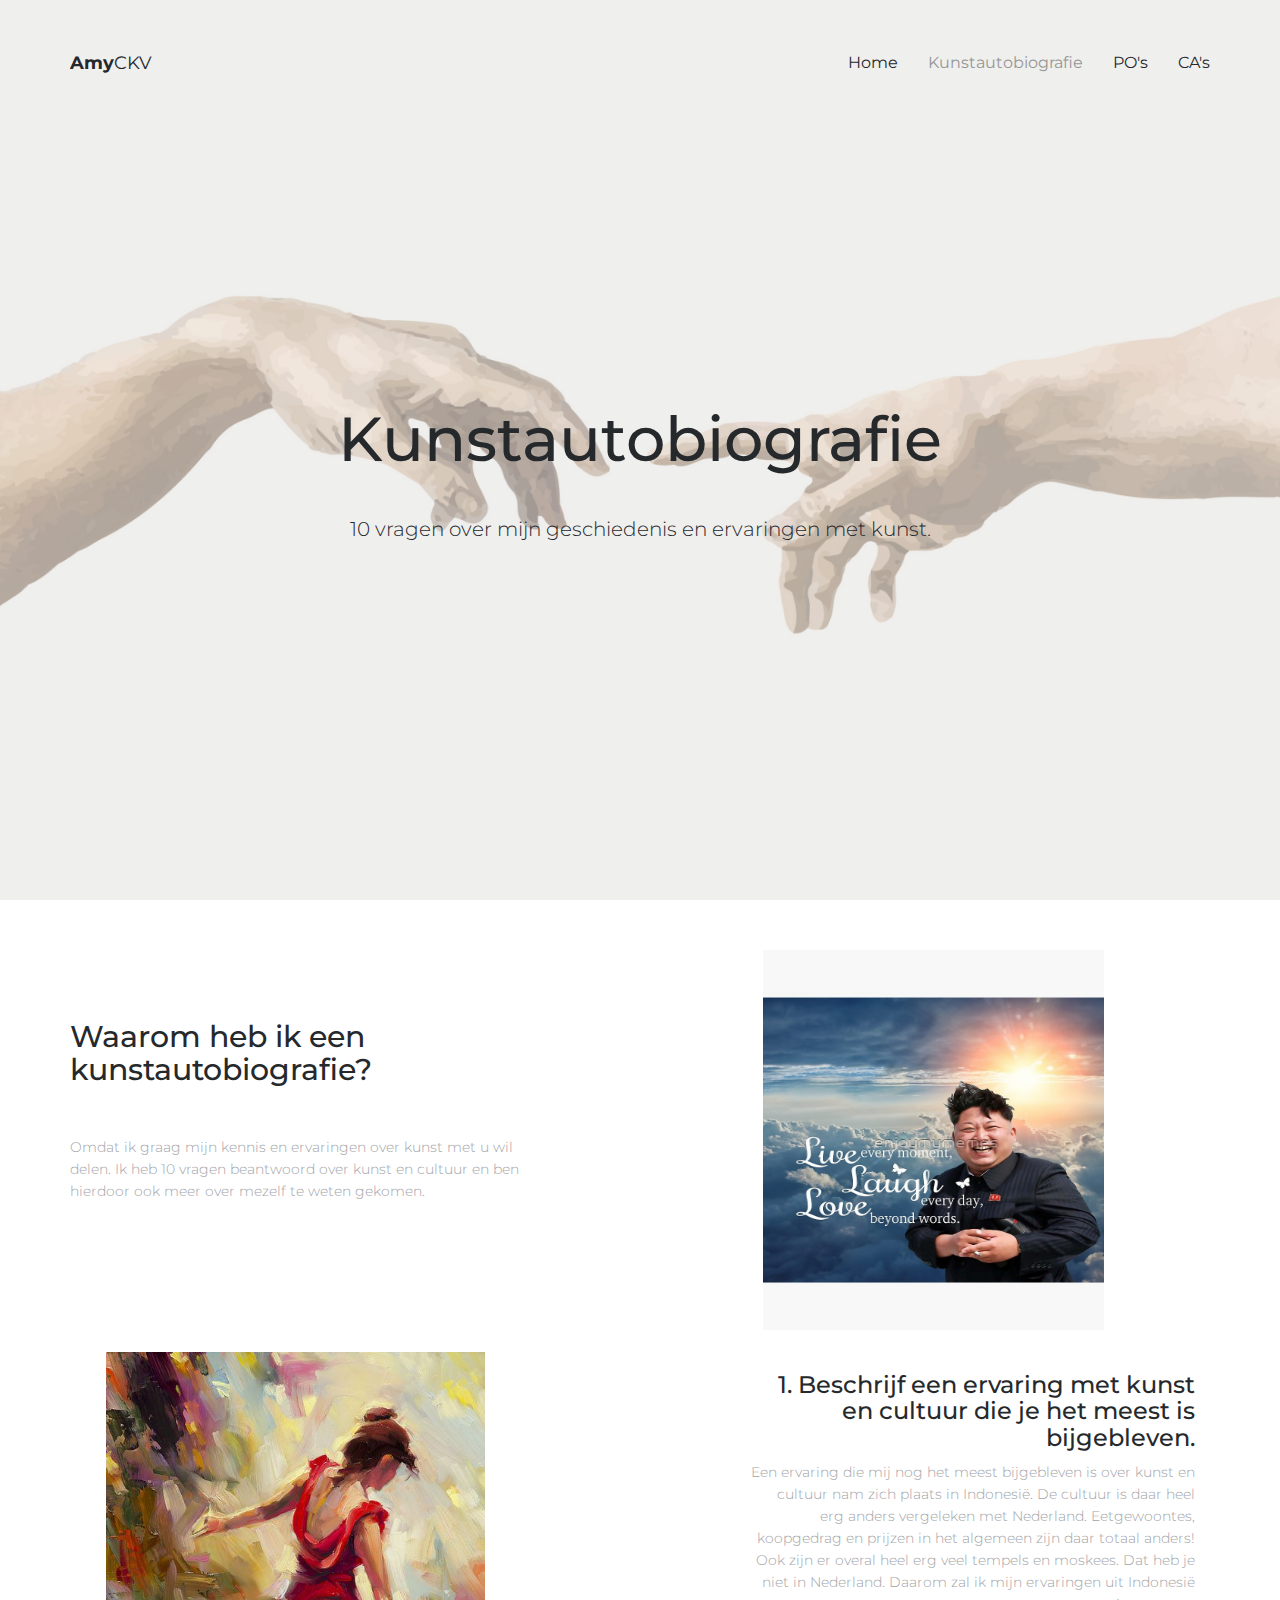
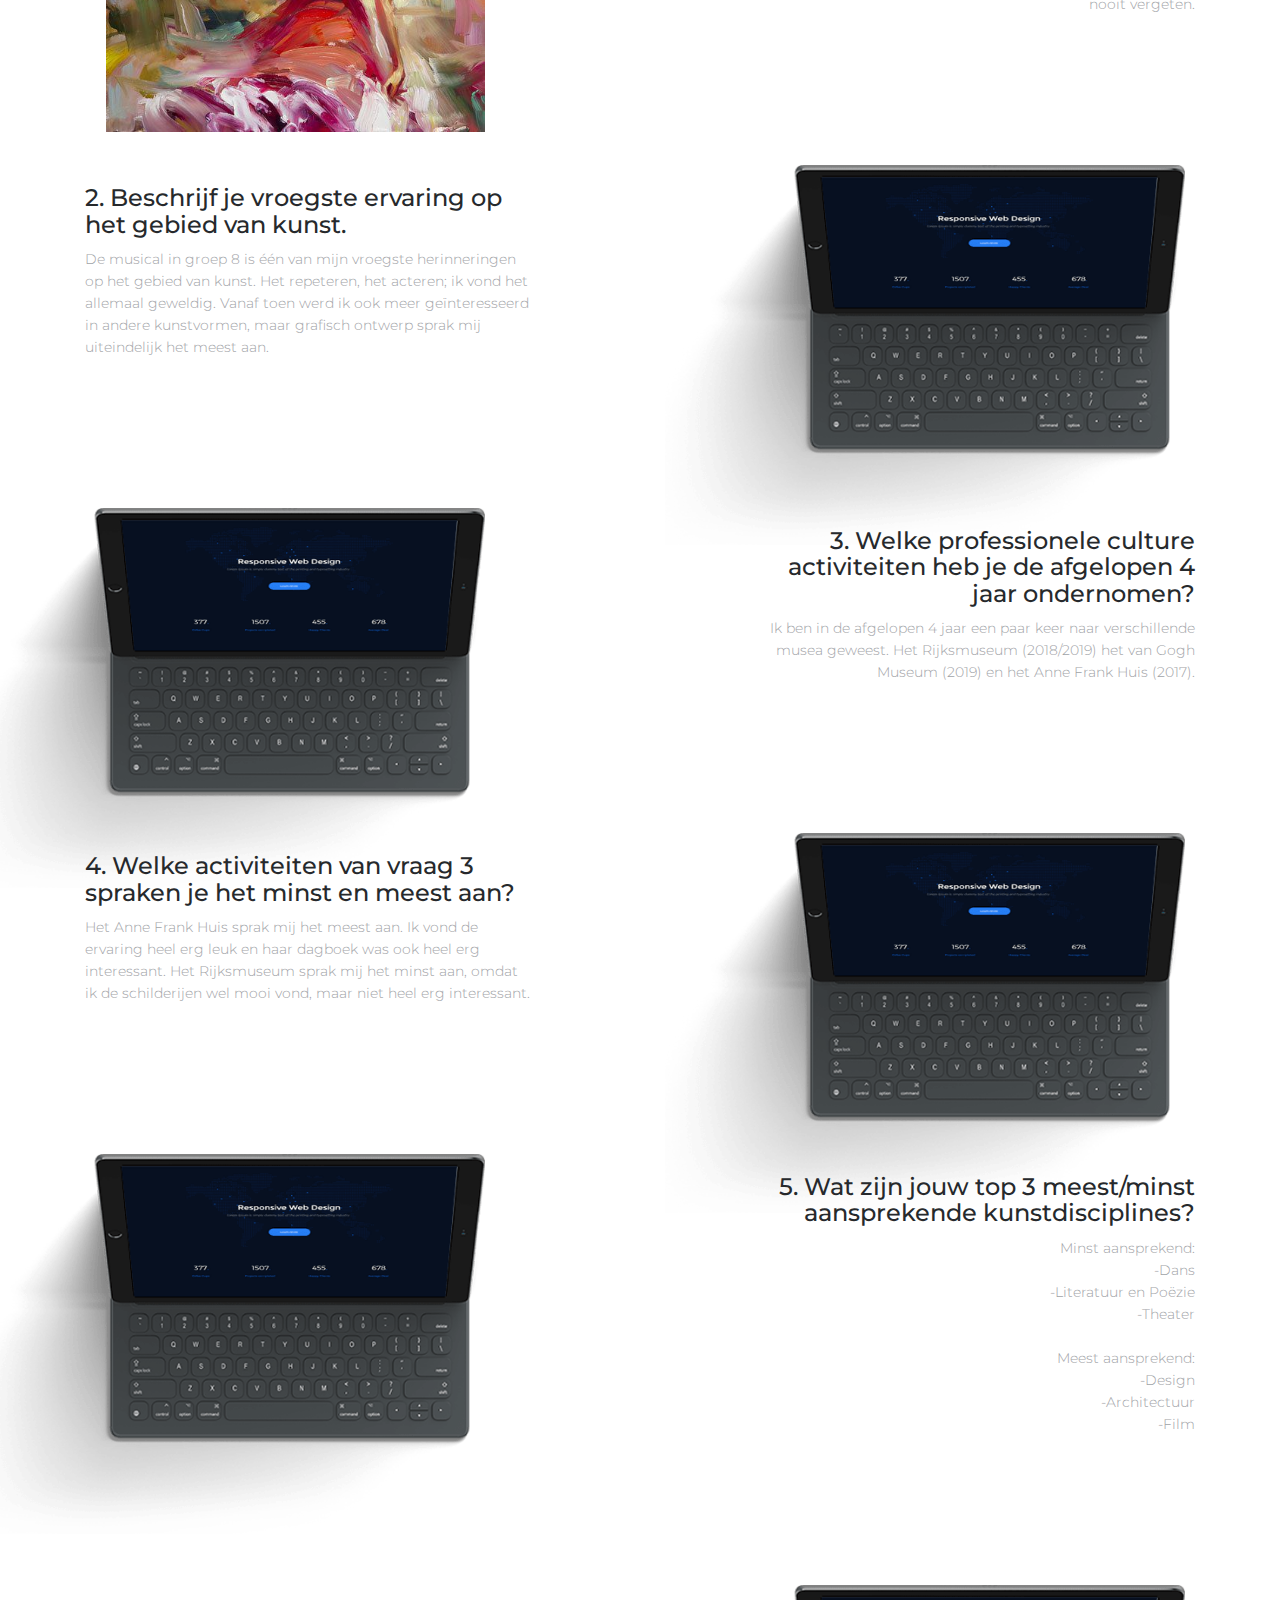
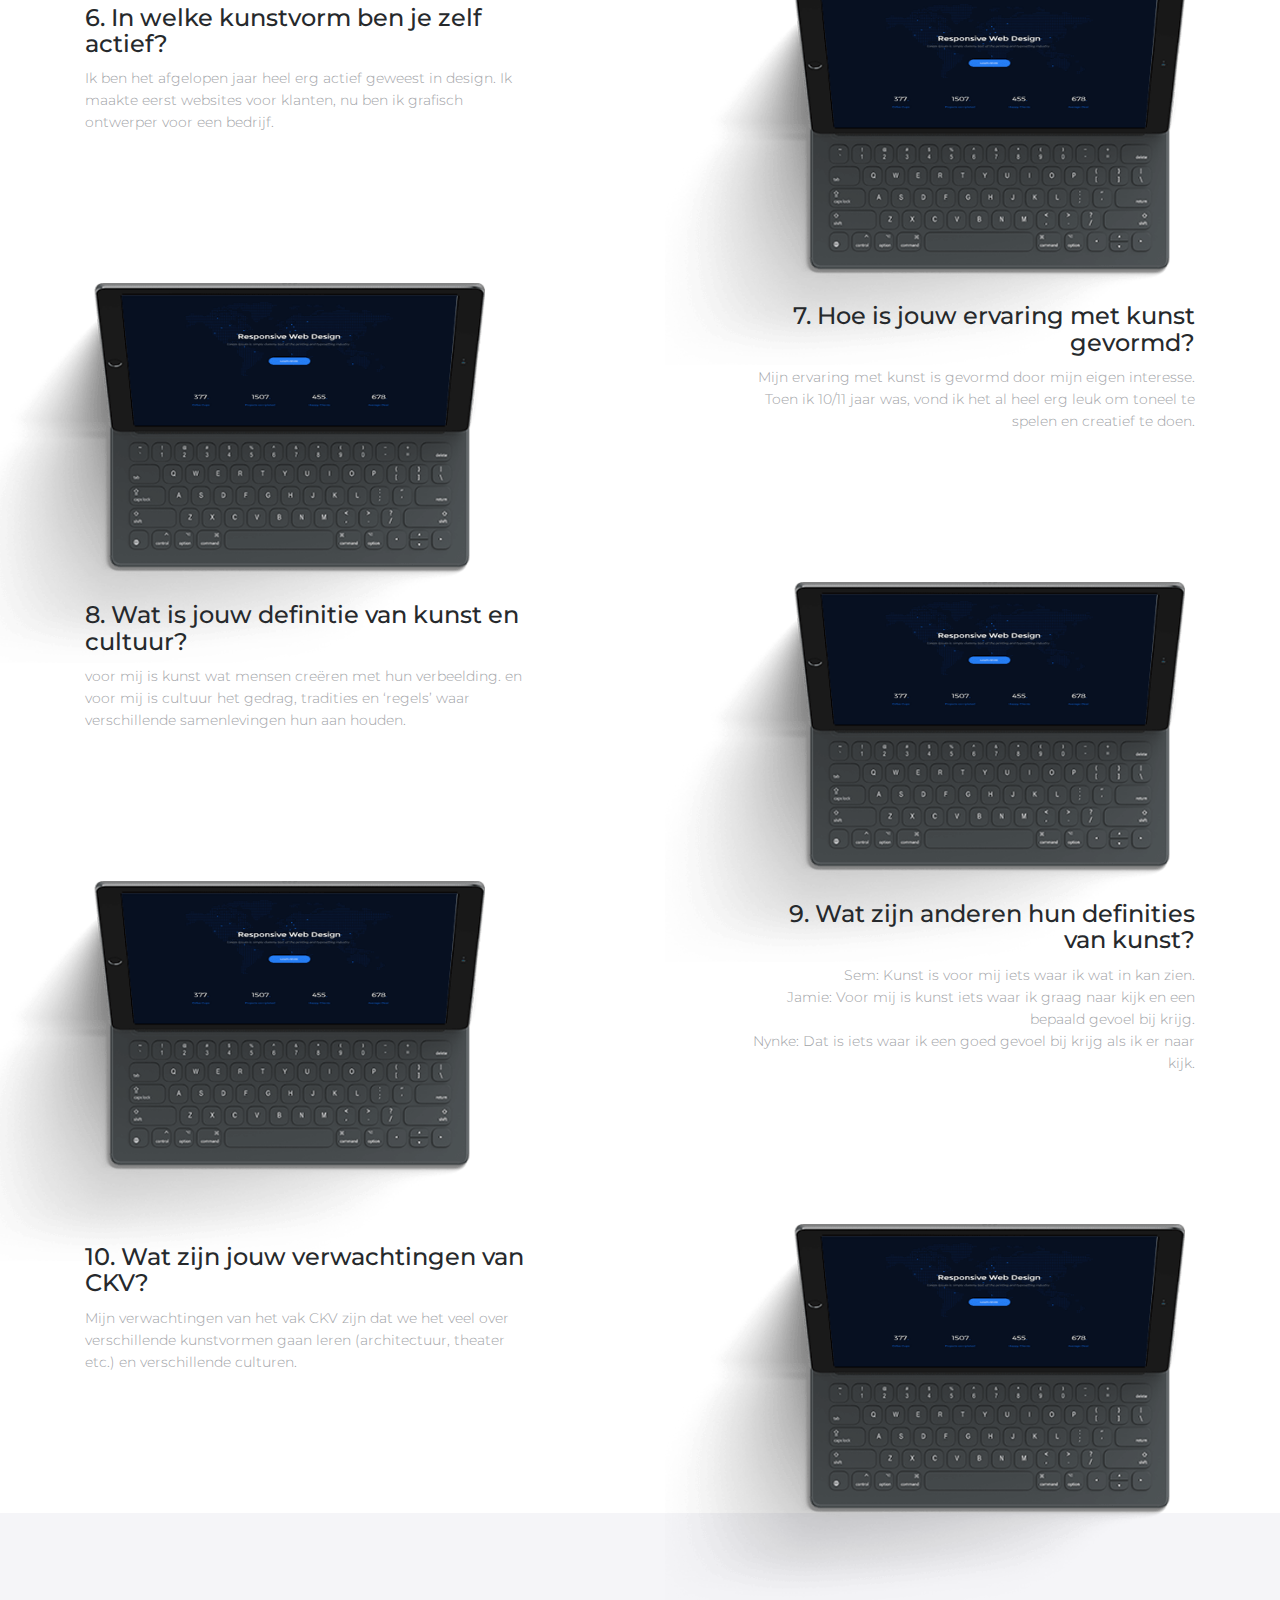
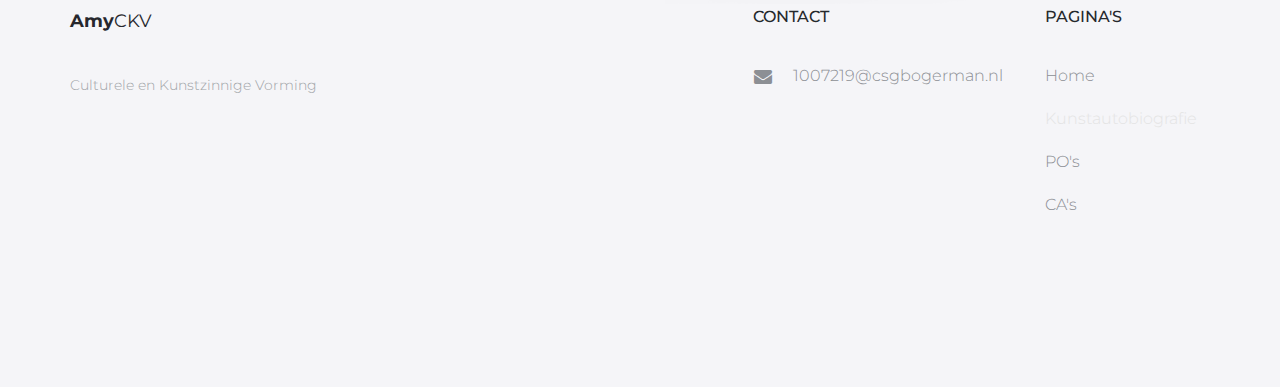
<file: html-freebie-agency-perfect-master/Kunstautobiografie.html>
<!DOCTYPE HTML>
<html lang="en">
<head>

    <!-- Basic Page Needs
    ================================================== -->
    <meta http-equiv="Content-Type" content="text/html; charset=utf-8">
    <meta http-equiv="X-UA-Compatible" content="IE=edge">

    <title>Agency Perfect</title>

    <meta name="description" content="">
    <meta name="author" content="">
    <meta name="keywords" content="">

    <!-- Mobile Specific Metas
    ================================================== -->
    <meta name="viewport" content="width=device-width, minimum-scale=1.0, maximum-scale=1.0">
    <meta name="apple-mobile-web-app-capable" content="yes">

    <!-- Fonts -->
    <link href="https://fonts.googleapis.com/css?family=Montserrat:300,300i,400,600,700" rel="stylesheet">
    <link rel="stylesheet" href="http://cdnjs.cloudflare.com/ajax/libs/font-awesome/4.4.0/css/font-awesome.min.css">

    <!-- Favicon
    ================================================== -->
    <link rel="apple-touch-icon" sizes="180x180" href="assets/img/apple-touch-icon.png">
    <link rel="icon" type="image/png" sizes="16x16" href="assets/img/favicon.png">

    <!-- Stylesheets
    ================================================== -->
    <!-- Bootstrap core CSS -->
    <link href="assets/css/bootstrap.min.css" rel="stylesheet">

    <!-- Custom styles for this template -->
    <link href="assets/css/style.css" rel="stylesheet">
    <link href="assets/css/responsive.css" rel="stylesheet">

    <!-- HTML5 shim and Respond.js IE8 support of HTML5 elements and media queries -->
    <!--[if lt IE 9]>
    <script src="https://oss.maxcdn.com/libs/html5shiv/3.7.0/html5shiv.js"></script>
    <script src="https://oss.maxcdn.com/libs/respond.js/1.4.2/respond.min.js"></script>
    <![endif]-->

</head>
<body>

    <header id="masthead" class="site-header">
        <nav id="primary-navigation" class="site-navigation">
            <div class="container">

                <div class="navbar-header">
                   
                    <a class="site-title"><span>Amy</span>CKV</a>

                </div><!-- /.navbar-header -->

                <div class="collapse navbar-collapse" id="agency-navbar-collapse">

                    <ul class="nav navbar-nav navbar-right">

                        <li><a href="index.html" >Home</a></li>
                    
                        <li class="active"><a href="Kunstautobiografie.html" data-toggle="dropdown">Kunstautobiografie</a></li>
                        <li><a href="po's.html">PO's</a></li>
                        <li><a href="blog.html">CA's</a></li>
                       

                    </ul>

                </div>

            </div>   
        </nav><!-- /.site-navigation -->
    </header><!-- /#mastheaed -->

    <div id="hero3" class="hero overlay">
        <div class="hero-content">
            <div class="hero-text">
                <h1>Kunstautobiografie</h1>
                <p>10 vragen over mijn geschiedenis en ervaringen met kunst.</p>
            </div><!-- /.hero-text -->
        </div><!-- /.hero-content -->
    </div><!-- /.hero -->

    <main id="main" class="site-main">

        <section class="site-section section-features">
            <div class="container">
                <div class="row">
                    <div class="col-sm-5">
                        <h2>Waarom heb ik een kunstautobiografie?</h2>
                        <p>Omdat ik graag mijn kennis en ervaringen over kunst met u wil delen. Ik heb 10 vragen beantwoord over kunst en cultuur en ben hierdoor ook meer over mezelf te weten gekomen.</p>
                    </div>
                    <div class="col-sm-7 hidden-xs">
                        <img src="assets/img/kimmie.jpg" class=imgright2 alt="kim jong un">
                    </div>
                </div>
            </div>
             <div class="container">
                <div class="row2">
                    <div class="col-sm-7 hidden-xs">
                        <img src="assets/img/vrouwrood.jpg" class=imgleft alt="">
                    </div>
                    <div class="col-sm-5" >
                        <h3 class=textright>1. Beschrijf een ervaring met kunst en cultuur die je het meest is bijgebleven. </h3>
                        <p class=textright>Een ervaring die mij nog het meest bijgebleven is over kunst en cultuur nam zich plaats in Indonesië. De cultuur is daar heel erg anders vergeleken met Nederland. Eetgewoontes, koopgedrag en prijzen in het algemeen zijn daar totaal anders! Ook zijn er overal heel erg veel tempels en moskees. Dat heb je niet in Nederland. Daarom zal ik mijn ervaringen uit Indonesië nooit vergeten. </p>
                    </div>
                </div>
            </div>
            <div class="container">
                <div class="row2">
                    <div class="col-sm-5">
                        <h3>2. Beschrijf je vroegste ervaring op het gebied van kunst.</h3>
                        <p>De musical in groep 8 is één van mijn vroegste herinneringen op het gebied van kunst. Het repeteren, het acteren; ik vond het allemaal geweldig. Vanaf toen werd ik ook meer geïnteresseerd in andere kunstvormen, maar grafisch ontwerp sprak mij uiteindelijk het meest aan.</p>
                    </div>
                    <div class="col-sm-7 hidden-xs">
                        <img src="assets/img/ipad-pro.png" class=imgright alt="">
                    </div>
                </div>
            </div>
             <div class="container">
                <div class="row2">
                    <div class="col-sm-7 hidden-xs">
                        <img src="assets/img/ipad-pro.png" class=imgleft alt="">
                    </div>
                    <div class="col-sm-5" >
                        <h3 class=textright>3. Welke professionele culture activiteiten heb je de afgelopen 4 jaar ondernomen? </h3>
                        <p class=textright>Ik ben in de afgelopen 4 jaar een paar keer naar verschillende musea geweest. Het Rijksmuseum (2018/2019) het van Gogh Museum (2019) en het Anne Frank Huis (2017). </p>
                    </div>
                </div>
            </div>
            <div class="container">
                <div class="row2">
                    <div class="col-sm-5">
                        <h3>4. Welke activiteiten van vraag 3 spraken je het minst en meest aan?</h3>
                        <p>Het Anne Frank Huis sprak mij het meest aan. Ik vond de ervaring heel erg leuk en haar dagboek was ook heel erg interessant. Het Rijksmuseum sprak mij het minst aan, omdat ik de schilderijen wel mooi vond, maar niet heel erg interessant.</p>
                    </div>
                    <div class="col-sm-7 hidden-xs">
                        <img src="assets/img/ipad-pro.png" class=imgright alt="">
                    </div>
                </div>
            </div>
             <div class="container">
                <div class="row2">
                    <div class="col-sm-7 hidden-xs">
                        <img src="assets/img/ipad-pro.png" class=imgleft alt="">
                    </div>
                    <div class="col-sm-5" >
                        <h3 class=textright>5. Wat zijn jouw top 3 meest/minst aansprekende kunstdisciplines?</h3>
                        <p class=textright>Minst aansprekend: <br>-Dans <br>-Literatuur en Poëzie <br>-Theater <br> <br>Meest aansprekend: <br> -Design <br>-Architectuur <br>-Film </p>
                    </div>
                </div>
            </div>
            <div class="container">
                <div class="row2">
                    <div class="col-sm-5">
                        <h3>6. In welke kunstvorm ben je zelf actief?</h3>
                        <p>Ik ben het afgelopen jaar heel erg actief geweest in design. Ik maakte eerst websites voor klanten, nu ben ik grafisch ontwerper voor een bedrijf. </p>
                    </div>
                    <div class="col-sm-7 hidden-xs">
                        <img src="assets/img/ipad-pro.png" class=imgright alt="">
                    </div>
                </div>
            </div>
             <div class="container">
                <div class="row2">
                    <div class="col-sm-7 hidden-xs">
                        <img src="assets/img/ipad-pro.png" class=imgleft alt="">
                    </div>
                    <div class="col-sm-5" >
                        <h3 class=textright>7. Hoe is jouw ervaring met kunst gevormd?</h3>
                        <p class=textright>Mijn ervaring met kunst is gevormd door mijn eigen interesse. Toen ik 10/11 jaar was, vond ik het al heel erg leuk om toneel te spelen en creatief te doen.</p>
                    </div>
                </div>
            </div>
            <div class="container">
                <div class="row2">
                    <div class="col-sm-5">
                        <h3>8. Wat is jouw definitie van kunst en cultuur?</h3>
                        <p>voor mij is kunst wat mensen creëren met hun verbeelding. en voor mij is cultuur het gedrag, tradities en ‘regels’ waar verschillende samenlevingen hun aan houden.</p>
                    </div>
                    <div class="col-sm-7 hidden-xs">
                        <img src="assets/img/ipad-pro.png" class=imgright alt="">
                    </div>
                </div>
            </div>
             <div class="container">
                <div class="row2">
                    <div class="col-sm-7 hidden-xs">
                        <img src="assets/img/ipad-pro.png" class=imgleft alt="">
                    </div>
                    <div class="col-sm-5" >
                        <h3 class=textright>9. Wat zijn anderen hun definities van kunst?</h3>
                        <p class=textright>Sem: Kunst is voor mij iets waar ik wat in kan zien. <br>Jamie: Voor mij is kunst iets waar ik graag naar kijk en een bepaald gevoel bij krijg. <br>Nynke: Dat is iets waar ik een goed gevoel bij krijg als ik er naar kijk.</p>
                    </div>
                </div>
            </div>
            <div class="container">
                <div class="row2">
                    <div class="col-sm-5">
                        <h3>10. Wat zijn jouw verwachtingen van CKV?</h3>
                        <p>Mijn verwachtingen van het vak CKV zijn dat we het veel over verschillende kunstvormen gaan leren (architectuur, theater etc.) en verschillende culturen.</p>
                    </div>
                    <div class="col-sm-7 hidden-xs">
                        <img src="assets/img/ipad-pro.png" class=imgright alt="">
                    </div>
                </div>
            </div>
        </section><!-- /.section-features -->
</main><!-- /#main -->

    <footer id="colophon" class="site-footer">
        <div class="container">
            <div class="row">
                <div class="col-md-3 col-sm-4 col-xs-6">
                    <a class="site-title"><span>Amy</span>CKV</a>
                    <p>Culturele en Kunstzinnige Vorming</p>
                </div>
                <div class="col-lg-offset-4 col-md-3 col-sm-4 col-md-offset-2 col-sm-offset-0 col-xs-6 ">
                    <h3>Contact</h3>
                    <ul class="list-unstyled contact-links">
                        <li><i class="fa fa-envelope" aria-hidden="true"></i><a href="mailto:1007219@csgbogerman.nl">1007219@csgbogerman.nl</a></li>
                       
                    </ul>
                </div>
                <div class="clearfix visible-xs"></div>
                <div class="col-lg-2 col-md-3 col-sm-4 col-xs-6">
                    <h3>Pagina's</h3>
                    <ul class="list-unstyled">
                        <li><a href="index.html">Home</a></li>
                        <li class="active"><a href="Kunstautobiografie.html">Kunstautobiografie</a></li>
                        <li><a href="portfolio.html">PO's</a></li>
                        <li><a href="contact.html">CA's</a></li>
                    </ul>
                </div>
            </div>
        </div>
       
    </footer><!-- /#footer -->


    <!-- Bootstrap core JavaScript
    ================================================== -->
    <!-- Placed at the end of the document so the pages load faster -->
    <script src="https://ajax.googleapis.com/ajax/libs/jquery/3.1.1/jquery.min.js"></script>
    <script src="assets/js/bootstrap.min.js"></script>
    <script src="assets/js/bootstrap-select.min.js"></script>
    <script src="assets/js/jquery.slicknav.min.js"></script>
    <script src="assets/js/jquery.countTo.min.js"></script>
    <script src="assets/js/jquery.shuffle.min.js"></script>
    <script src="assets/js/script.js"></script>
  
</body>
</html>
</file>
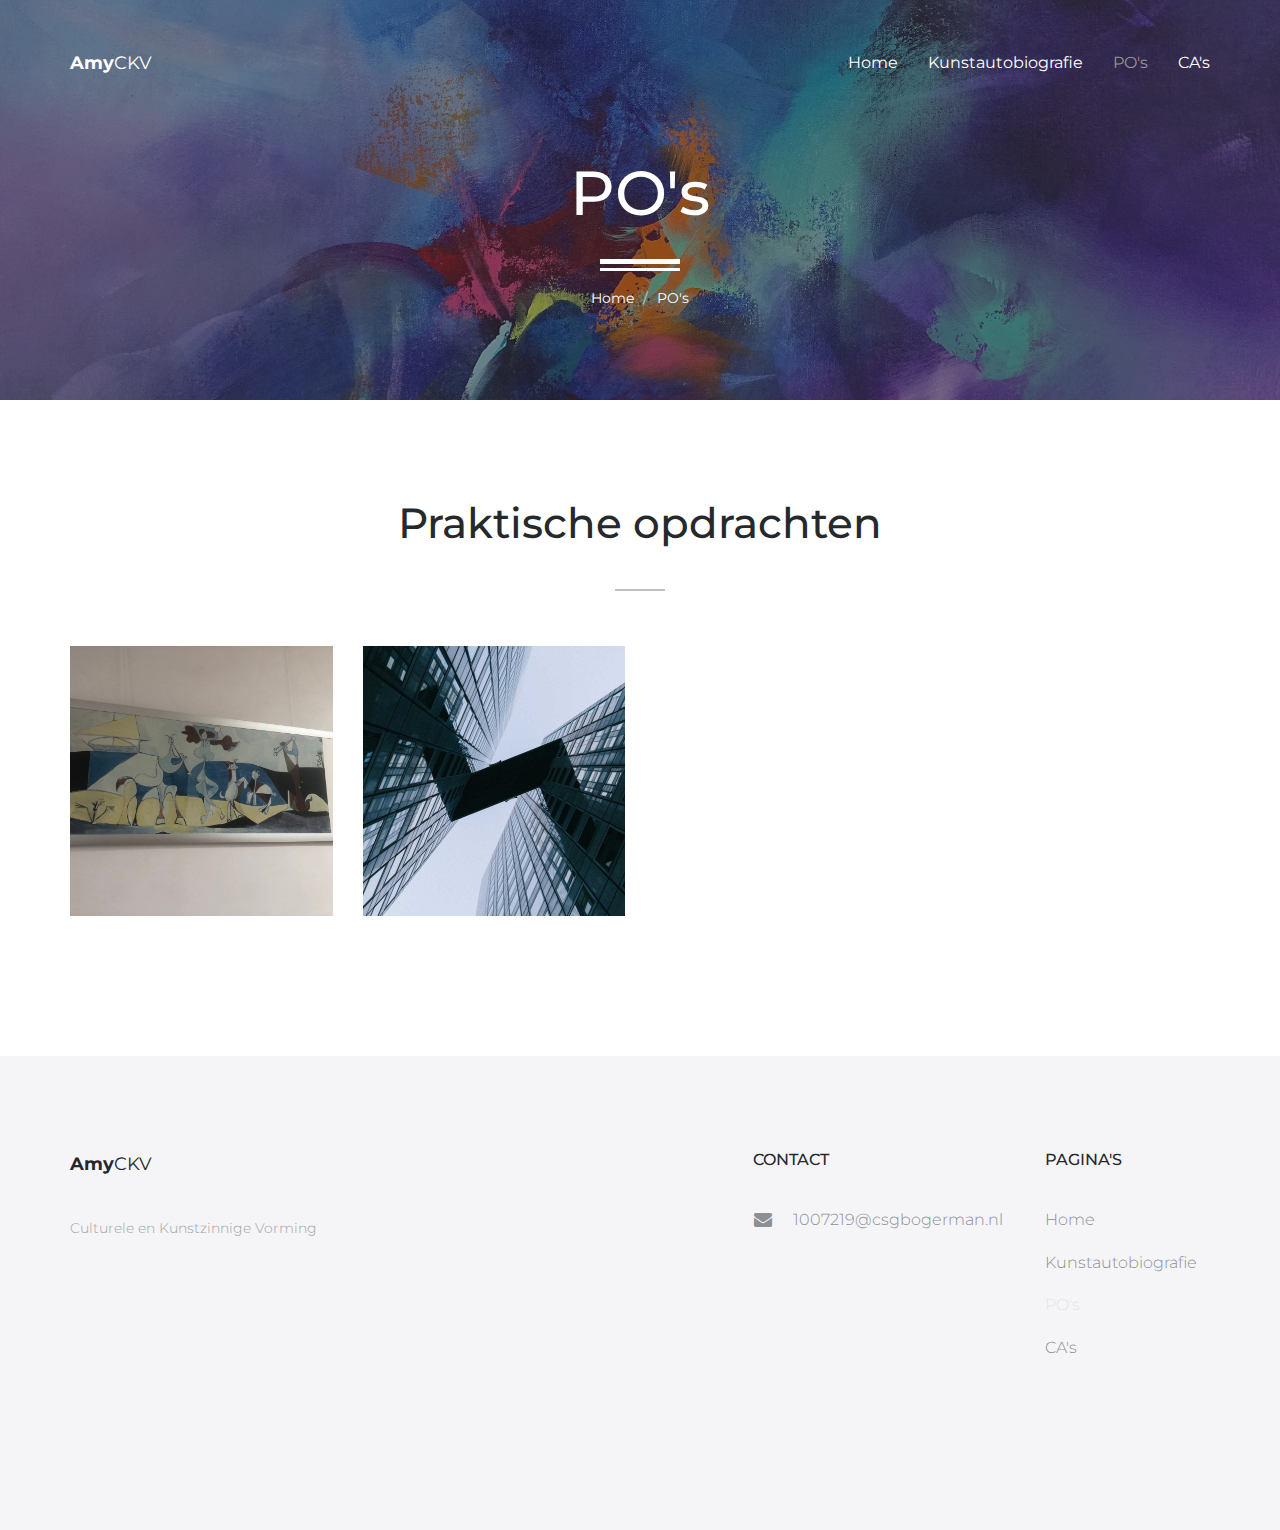
<file: html-freebie-agency-perfect-master/po's.html>
<!DOCTYPE html>
<html lang="en">
<head>

    <!-- Basic Page Needs
    ================================================== -->
    <meta http-equiv="Content-Type" content="text/html; charset=utf-8">
    <meta http-equiv="X-UA-Compatible" content="IE=edge">

    <title>Blog | Agency Perfect</title>

    <meta name="description" content="">
    <meta name="author" content="">
    <meta name="keywords" content="">

    <!-- Mobile Specific Metas
    ================================================== -->
    <meta name="viewport" content="width=device-width, minimum-scale=1.0, maximum-scale=1.0">
    <meta name="apple-mobile-web-app-capable" content="yes">

    <!-- Fonts -->
    <link href="https://fonts.googleapis.com/css?family=Montserrat:300,300i,400,600,700" rel="stylesheet">
    <link rel="stylesheet" href="http://cdnjs.cloudflare.com/ajax/libs/font-awesome/4.4.0/css/font-awesome.min.css">

    <!-- Favicon
    ================================================== -->
    <link rel="apple-touch-icon" sizes="180x180" href="assets/img/apple-touch-icon.png">
    <link rel="icon" type="image/png" sizes="16x16" href="assets/img/favicon.png">

    <!-- Stylesheets
    ================================================== -->
    <!-- Bootstrap core CSS -->
    <link href="assets/css/bootstrap.min.css" rel="stylesheet">

    <!-- Custom styles for this template -->
    <link href="assets/css/style.css" rel="stylesheet">
    <link href="assets/css/responsive.css" rel="stylesheet">

    <!-- HTML5 shim and Respond.js IE8 support of HTML5 elements and media queries -->
    <!--[if lt IE 9]>
    <script src="https://oss.maxcdn.com/libs/html5shiv/3.7.0/html5shiv.js"></script>
    <script src="https://oss.maxcdn.com/libs/respond.js/1.4.2/respond.min.js"></script>
    <![endif]-->

</head>
<body>

    <header id="masthead" class="site-header site-header-white">
        <nav id="primary-navigation" class="site-navigation">
            <div class="container">

                <div class="navbar-header">
                   
                    <a class="site-title"><span>Amy</span>CKV</a>

                </div><!-- /.navbar-header -->

                <div class="collapse navbar-collapse" id="agency-navbar-collapse">

                    <ul class="nav navbar-nav navbar-right">

                        <li><a href="index.html" data-toggle="dropdown">Home</a></li>
                    
                        <li><a href="Kunstautobiografie.html">Kunstautobiografie</a></li>
                        <li class="active"><a href="po's.html">PO's</a></li>
                        <li><a href="blog.html">CA's</a></li>
                       

                    </ul>

                </div>

            </div>   
        </nav><!-- /.site-navigation -->
    </header><!-- /#mastheaed -->


    <div id="hero" class="hero overlay subpage-hero blog-hero">
        <div class="hero-content">
            <div class="hero-text">
                <h1>PO's</h1>
                <ol class="breadcrumb">
                  <li class="breadcrumb-item"><a href="#">Home</a></li>
                  <li class="breadcrumb-item active">PO's</li>
                </ol>
            </div><!-- /.hero-text -->
        </div><!-- /.hero-content -->
    </div><!-- /.hero -->

    <main id="main" class="site-main">

         <section class="site-section section-portfolio">
            <div class="container">
                <div class="text-center">
                    <h2 class="heading-separator">Praktische opdrachten</h2>
            </div>
                <div class="row">
                    <div class="col-lg-3 col-md-4 col-xs-6">
                        <div class="portfolio-item">
                            <img src="assets/img/picasso.jpg" class="img-res" alt="">
                            <h4 class="portfolio-item-title">Kunst bij anderen thuis</h4>
                            <a href="portfolio-item.html"><i class="fa fa-arrow-right" aria-hidden="true"></i></a>
                        </div><!-- /.portfolio-item -->
                    </div>
                    <div class="col-lg-3 col-md-4 col-xs-6">
                        <div class="portfolio-item">
                            <img src="assets/img/portfolio-3.jpg" class="img-res" alt="">
                            <h4 class="portfolio-item-title">Culturele masker</h4>
                            <a href="portfolio-item2.html"><i class="fa fa-arrow-right" aria-hidden="true"></i></a>
                        </div><!-- /.portfolio-item -->
                    </div>
                </div>
            </div>
        </section><!-- /.section-portfolio -->


    </main><!-- /#main -->

    <footer id="colophon" class="site-footer">
        <div class="container">
            <div class="row">
                <div class="col-md-3 col-sm-4 col-xs-6">
                    <a class="site-title"><span>Amy</span>CKV</a>
                    <p>Culturele en Kunstzinnige Vorming</p>
                </div>
                <div class="col-lg-offset-4 col-md-3 col-sm-4 col-md-offset-2 col-sm-offset-0 col-xs-6 ">
                    <h3>Contact</h3>
                    <ul class="list-unstyled contact-links">
                        <li><i class="fa fa-envelope" aria-hidden="true"></i><a href="mailto:1007219@csgbogerman.nl">1007219@csgbogerman.nl</a></li>
                       
                    </ul>
                </div>
                <div class="clearfix visible-xs"></div>
                <div class="col-lg-2 col-md-3 col-sm-4 col-xs-6">
                    <h3>Pagina's</h3>
                    <ul class="list-unstyled">
                        <li><a href="index.html">Home</a></li>
                        <li><a href="Kunstautobiografie.html">Kunstautobiografie</a></li>
                        <li class="active"><a href="po's.html">PO's</a></li>
                        <li><a href="contact.html">CA's</a></li>
                    </ul>
                </div>
            </div>
        </div>
       
    </footer><!-- /#footer -->



    <!-- Bootstrap core JavaScript
    ================================================== -->
    <!-- Placed at the end of the document so the pages load faster -->
    <script src="https://ajax.googleapis.com/ajax/libs/jquery/3.1.1/jquery.min.js"></script>
    <script src="assets/js/bootstrap.min.js"></script>
    <script src="assets/js/bootstrap-select.min.js"></script>
    <script src="assets/js/jquery.slicknav.min.js"></script>
    <script src="assets/js/jquery.countTo.min.js"></script>
    <script src="assets/js/jquery.shuffle.min.js"></script>
    <script src="assets/js/script.js"></script>
  
</body>
</html>
</file>
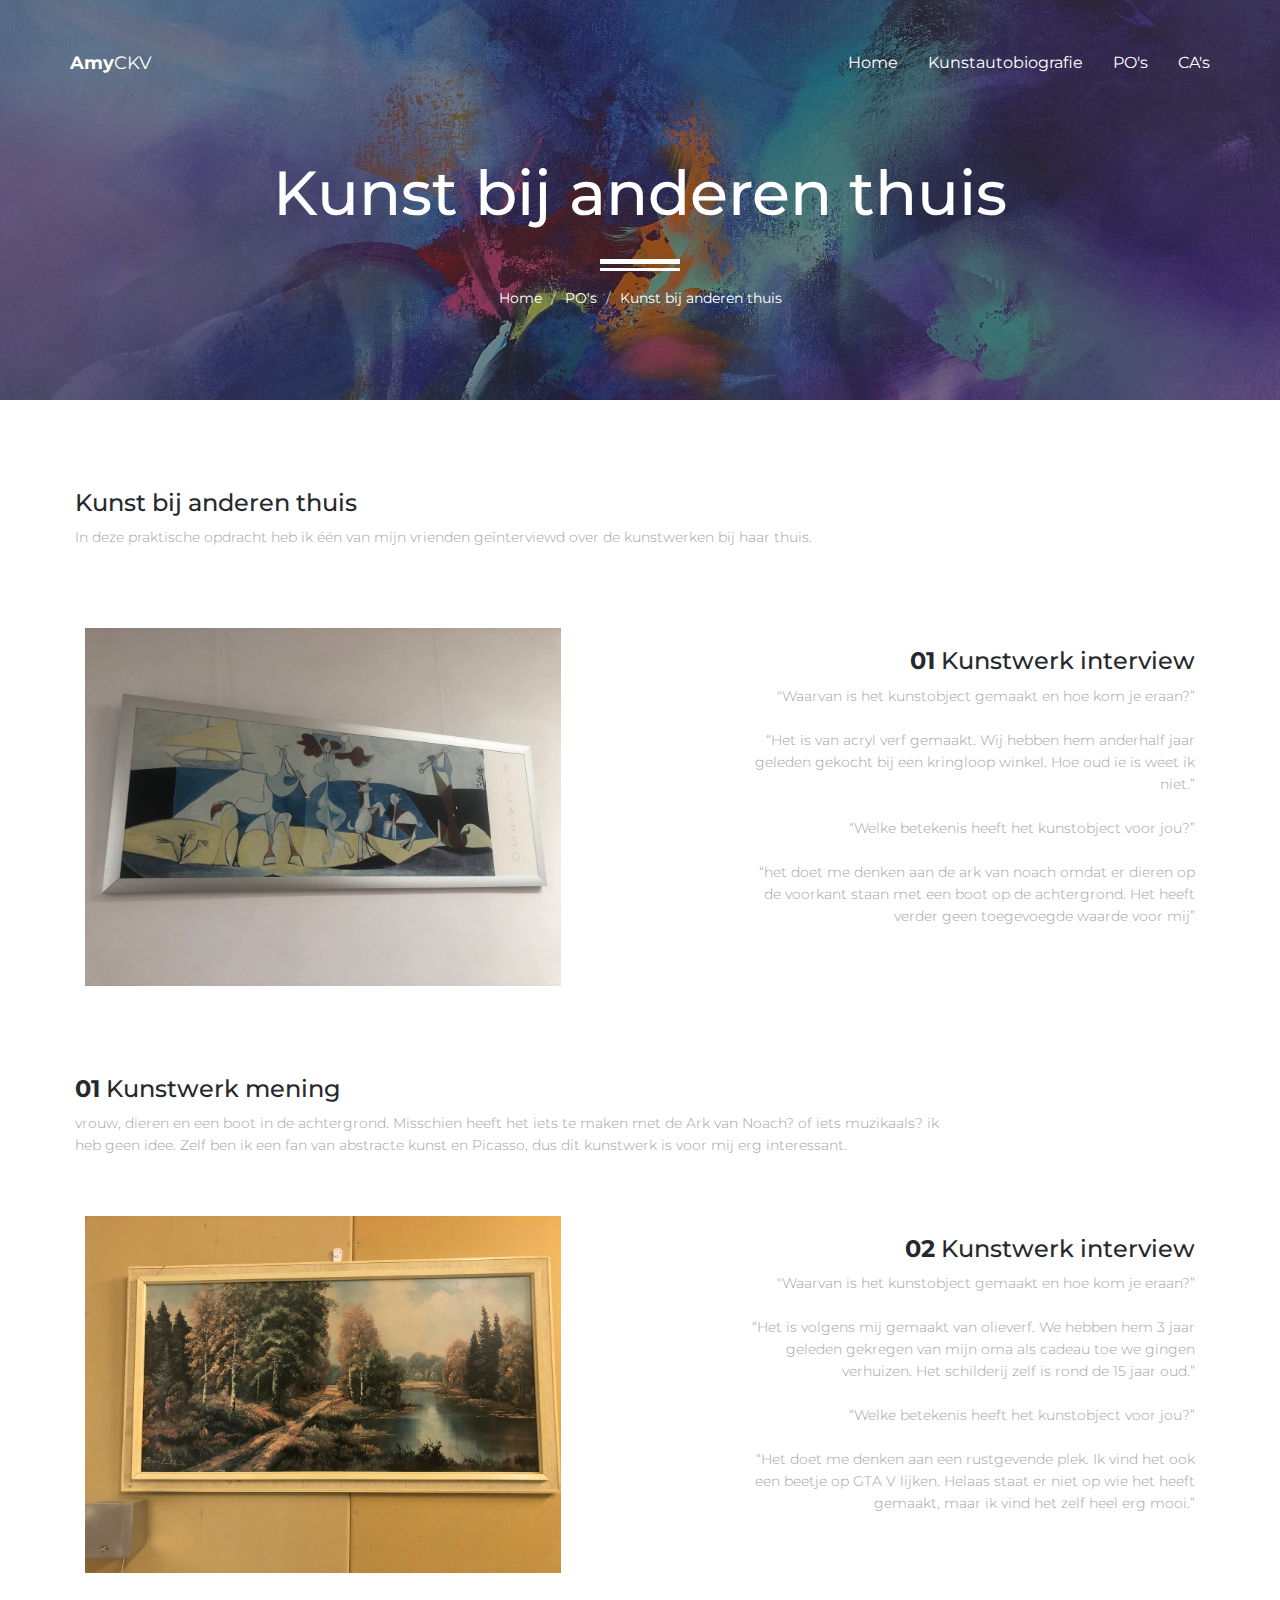
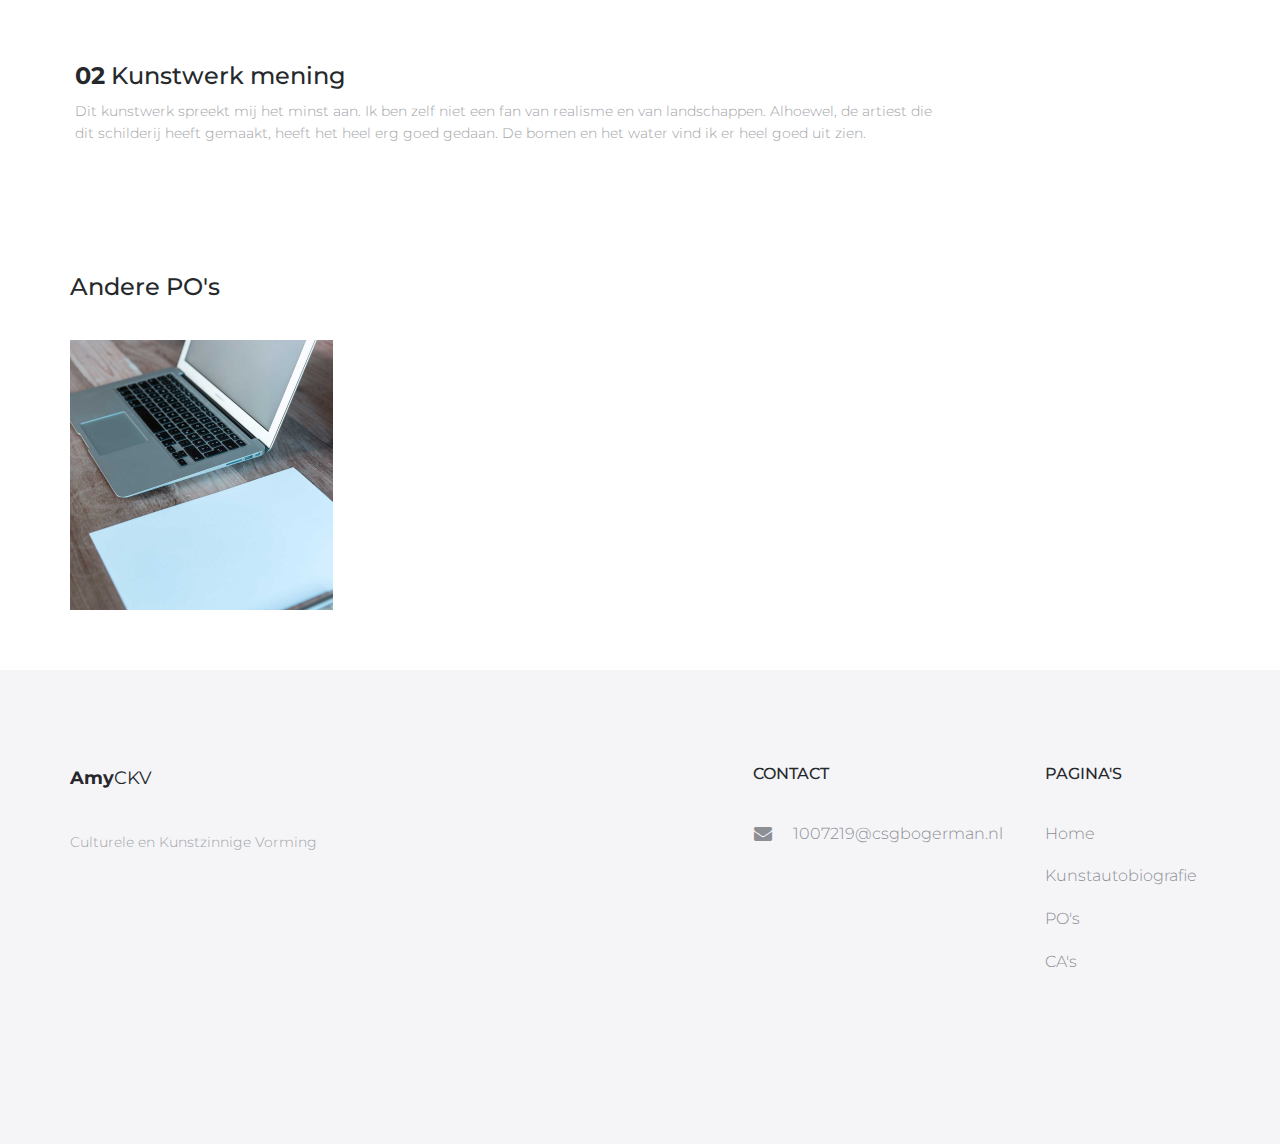
<file: html-freebie-agency-perfect-master/portfolio-item.html>
<!DOCTYPE html>
<html lang="en">
<head>

    <!-- Basic Page Needs
    ================================================== -->
    <meta http-equiv="Content-Type" content="text/html; charset=utf-8">
    <meta http-equiv="X-UA-Compatible" content="IE=edge">

    <title>Portfolio | Agency Perfect</title>

    <meta name="description" content="">
    <meta name="author" content="">
    <meta name="keywords" content="">

    <!-- Mobile Specific Metas
    ================================================== -->
    <meta name="viewport" content="width=device-width, minimum-scale=1.0, maximum-scale=1.0">
    <meta name="apple-mobile-web-app-capable" content="yes">

    <!-- Fonts -->
    <link href="https://fonts.googleapis.com/css?family=Montserrat:300,300i,400,600,700" rel="stylesheet">
    <link rel="stylesheet" href="http://cdnjs.cloudflare.com/ajax/libs/font-awesome/4.4.0/css/font-awesome.min.css">

    <!-- Favicon
    ================================================== -->
    <link rel="apple-touch-icon" sizes="180x180" href="assets/img/apple-touch-icon.png">
    <link rel="icon" type="image/png" sizes="16x16" href="assets/img/favicon.png">

    <!-- Stylesheets
    ================================================== -->
    <!-- Bootstrap core CSS -->
    <link href="assets/css/bootstrap.min.css" rel="stylesheet">

    <!-- Custom styles for this template -->
    <link href="assets/css/style.css" rel="stylesheet">
    <link href="assets/css/responsive.css" rel="stylesheet">

    <!-- HTML5 shim and Respond.js IE8 support of HTML5 elements and media queries -->
    <!--[if lt IE 9]>
    <script src="https://oss.maxcdn.com/libs/html5shiv/3.7.0/html5shiv.js"></script>
    <script src="https://oss.maxcdn.com/libs/respond.js/1.4.2/respond.min.js"></script>
    <![endif]-->

</head>
<body>

     <header id="masthead" class="site-header site-header-white">
        <nav id="primary-navigation" class="site-navigation">
            <div class="container">

                <div class="navbar-header">
                   
                    <a class="site-title"><span>Amy</span>CKV</a>

                </div><!-- /.navbar-header -->

                <div class="collapse navbar-collapse" id="agency-navbar-collapse">

                    <ul class="nav navbar-nav navbar-right">

                        <li><a href="index.html" data-toggle="dropdown">Home</a></li>
                    
                        <li><a href="Kunstautobiografie.html">Kunstautobiografie</a></li>
                        <li><a href="po's.html">PO's</a></li>
                        <li><a href="blog.html">CA's</a></li>
                       

                    </ul>

                </div>

            </div>   
        </nav><!-- /.site-navigation -->
    </header><!-- /#mastheaed -->

    <div id="hero" class="hero overlay subpage-hero portfolio-hero">
        <div class="hero-content">
            <div class="hero-text">
                <h1>Kunst bij anderen thuis</h1>
                <ol class="breadcrumb">
                  <li class="breadcrumb-item"><a href="index.html">Home</a></li>
                  <li class="breadcrumb-item"><a href="portfolio.html">PO's</a></li>
                  <li class="breadcrumb-item active">Kunst bij anderen thuis</li>
                </ol>
            </div><!-- /.hero-text -->
        </div><!-- /.hero-content -->
    </div><!-- /.hero -->

    <main id="main" class="site-main">

    <section>
        <div class="container3">
                <div class="row3" >
                        <h3>Kunst bij anderen thuis</h3>
                        <p>In deze praktische opdracht heb ik één van mijn vrienden geïnterviewd over de kunstwerken bij haar thuis.</p>
                </div>
        </div>
            <div class="container">
                <div class="row2">
                    <div class="col-sm-7 hidden-xs">
                        <img src="assets/img/picasso.jpg" class=imgpicasso alt="">
                    </div>
                    <div class="col-sm-5" >
                        <h3 class=textright><strong>01</strong> Kunstwerk interview</h3>
                        <p class=textright>"Waarvan is het kunstobject gemaakt en hoe kom je eraan?” <br><br>“Het is van acryl verf gemaakt. Wij hebben hem anderhalf jaar geleden gekocht bij een kringloop winkel. Hoe oud ie is weet ik niet.”<br><br>“Welke betekenis heeft het kunstobject voor jou?” <br><br>“het doet me denken aan de ark van noach omdat er dieren op de voorkant staan met een boot op de achtergrond. Het heeft verder geen toegevoegde waarde voor mij”</p>
                    </div>
                </div>
            </div>
        <div class="container2">
                <div class="row3" >
                        <h3><strong>01</strong> Kunstwerk mening</h3>
                        <p>vrouw, dieren en een boot in de achtergrond. Misschien heeft het iets te maken met de Ark van Noach? of iets muzikaals? ik heb geen idee. Zelf ben ik een fan van abstracte kunst en Picasso, dus dit kunstwerk is voor mij erg interessant.</p>
                </div>
         </div>
            <div class="container">
                <div class="row2">
                    <div class="col-sm-7 hidden-xs">
                        <img src="assets/img/landscape.jpg" class=imgpicasso alt="">
                    </div>
                    <div class="col-sm-5" >
                        <h3 class=textright><strong>02</strong> Kunstwerk interview</h3>
                        <p class=textright>"Waarvan is het kunstobject gemaakt en hoe kom je eraan?”<br><br>“Het is volgens mij gemaakt van olieverf. We hebben hem 3 jaar geleden gekregen van mijn oma als cadeau toe we gingen verhuizen. Het schilderij zelf is rond de 15 jaar oud.” <br><br>“Welke betekenis heeft het kunstobject voor jou?” <br><br>“Het doet me denken aan een rustgevende plek. Ik vind het ook een beetje op GTA V lijken. Helaas staat er niet op wie het heeft gemaakt, maar ik vind het zelf heel erg mooi.”</p>
                    </div>
                </div>
            </div>
        <div class="container4">
                <div class="row3" >
                        <h3><strong>02</strong> Kunstwerk mening</h3>
                        <p>Dit kunstwerk spreekt mij het minst aan. Ik ben zelf niet een fan van realisme en van landschappen. Alhoewel, de artiest die dit schilderij heeft gemaakt, heeft het heel erg goed gedaan. De bomen en het water vind ik er heel goed uit zien.</p>
                </div>
         </div>
            
        </section><!-- /.section-project -->

        <section class="site-section subpage-site-section section-related-projects">
            <div class="container">
                <div class="text-left">
                    <h3>Andere PO's</h3>
                </div>
                <div class="row">
                    <div class="col-lg-3 col-md-4 col-xs-6">
                        <div class="portfolio-item">
                            <img src="assets/img/portfolio-1.jpg" class="img-res" alt="">
                            <h4 class="portfolio-item-title">Culturele masker</h4>
                            <a href="portfolio-item2.html"><i class="fa fa-arrow-right" aria-hidden="true"></i></a>
                        </div><!-- /.portfolio-item -->
                    </div>
                    
                </div>
            </div>
        </section><!-- /.section-portfolio -->

    </main><!-- /#main -->

     <footer id="colophon" class="site-footer">
        <div class="container">
            <div class="row">
                <div class="col-md-3 col-sm-4 col-xs-6">
                    <a class="site-title"><span>Amy</span>CKV</a>
                    <p>Culturele en Kunstzinnige Vorming</p>
                </div>
                <div class="col-lg-offset-4 col-md-3 col-sm-4 col-md-offset-2 col-sm-offset-0 col-xs-6 ">
                    <h3>Contact</h3>
                    <ul class="list-unstyled contact-links">
                        <li><i class="fa fa-envelope" aria-hidden="true"></i><a href="mailto:1007219@csgbogerman.nl">1007219@csgbogerman.nl</a></li>
                       
                    </ul>
                </div>
                <div class="clearfix visible-xs"></div>
                <div class="col-lg-2 col-md-3 col-sm-4 col-xs-6">
                    <h3>Pagina's</h3>
                    <ul class="list-unstyled">
                        <li><a href="index.html">Home</a></li>
                        <li><a href="Kunstautobiografie.html">Kunstautobiografie</a></li>
                        <li><a href="po's.html">PO's</a></li>
                        <li><a href="contact.html">CA's</a></li>
                    </ul>
                </div>
            </div>
        </div>
       
    </footer><!-- /#footer -->


    <!-- Bootstrap core JavaScript
    ================================================== -->
    <!-- Placed at the end of the document so the pages load faster -->
    <script src="https://ajax.googleapis.com/ajax/libs/jquery/3.1.1/jquery.min.js"></script>
    <script src="assets/js/bootstrap.min.js"></script>
    <script src="assets/js/bootstrap-select.min.js"></script>
    <script src="assets/js/jquery.slicknav.min.js"></script>
    <script src="assets/js/jquery.countTo.min.js"></script>
    <script src="assets/js/jquery.shuffle.min.js"></script>
    <script src="assets/js/script.js"></script>
  
</body>
</html>
</file>
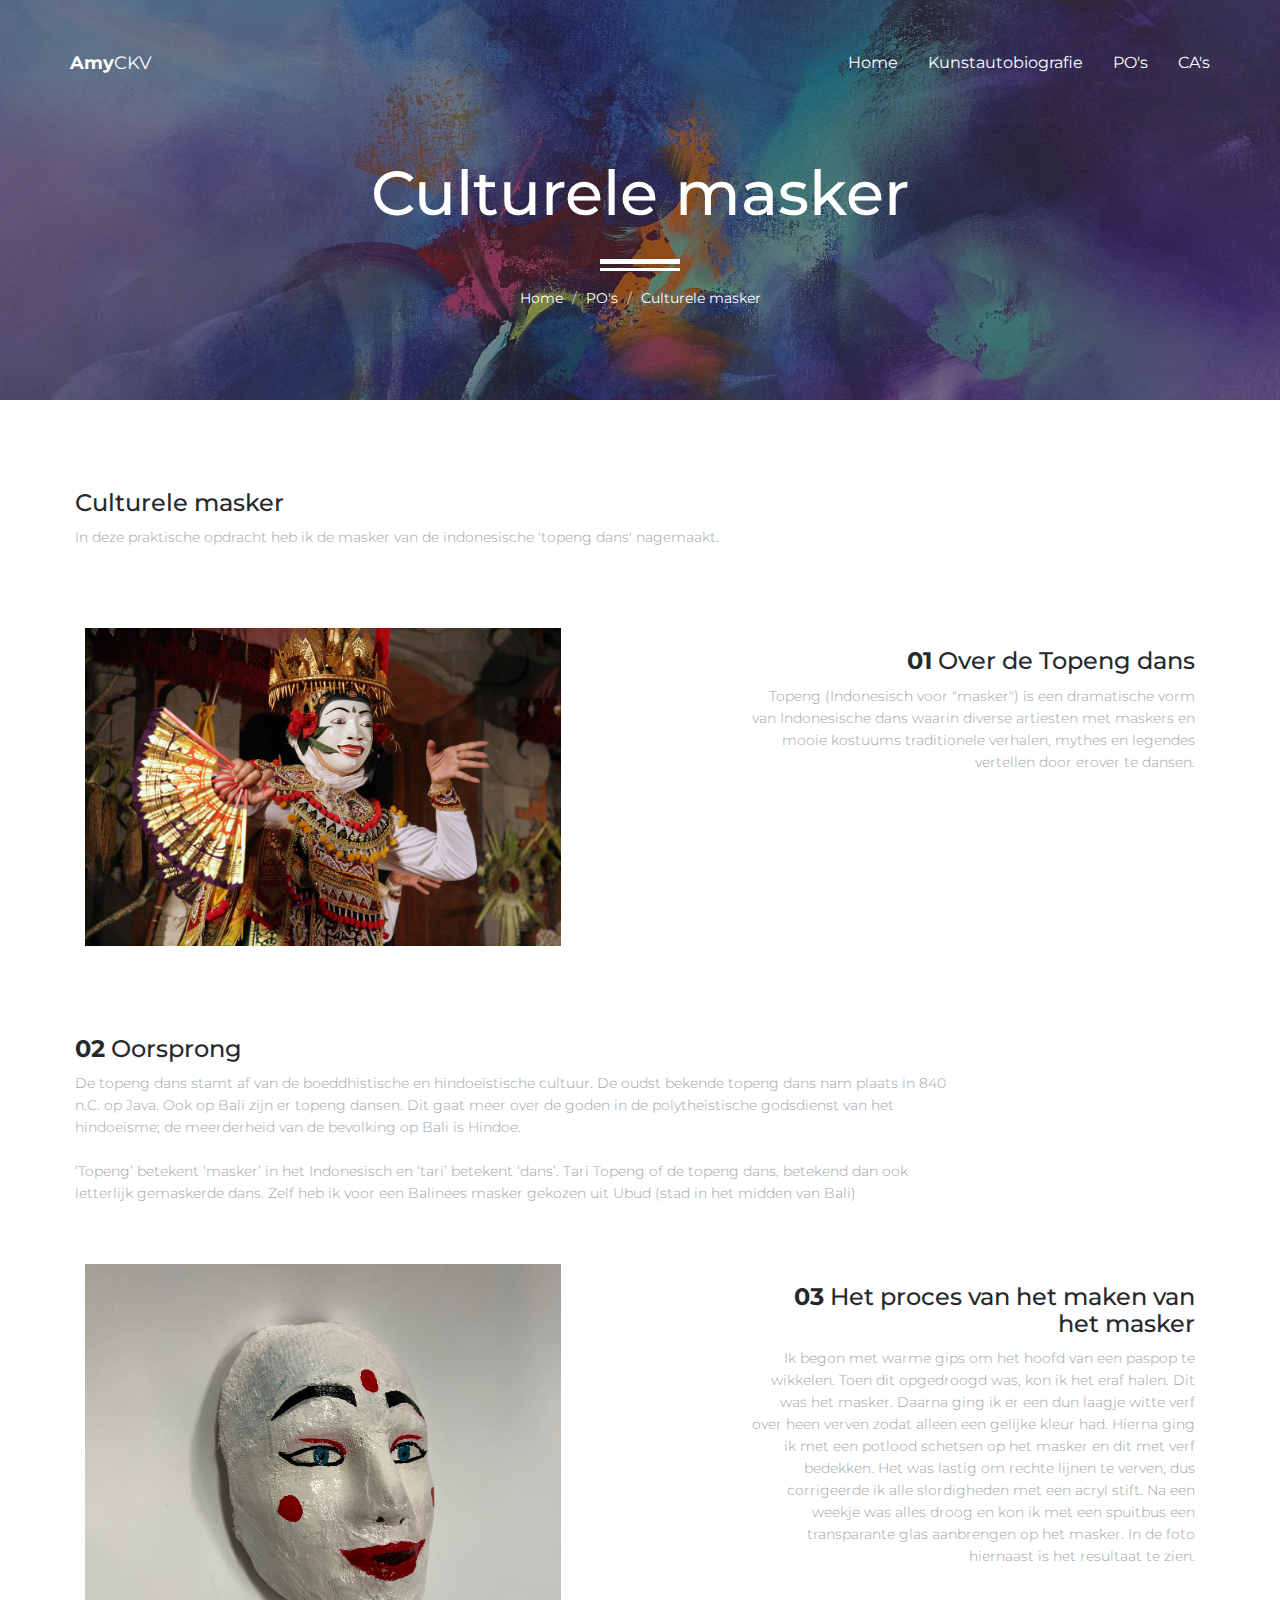
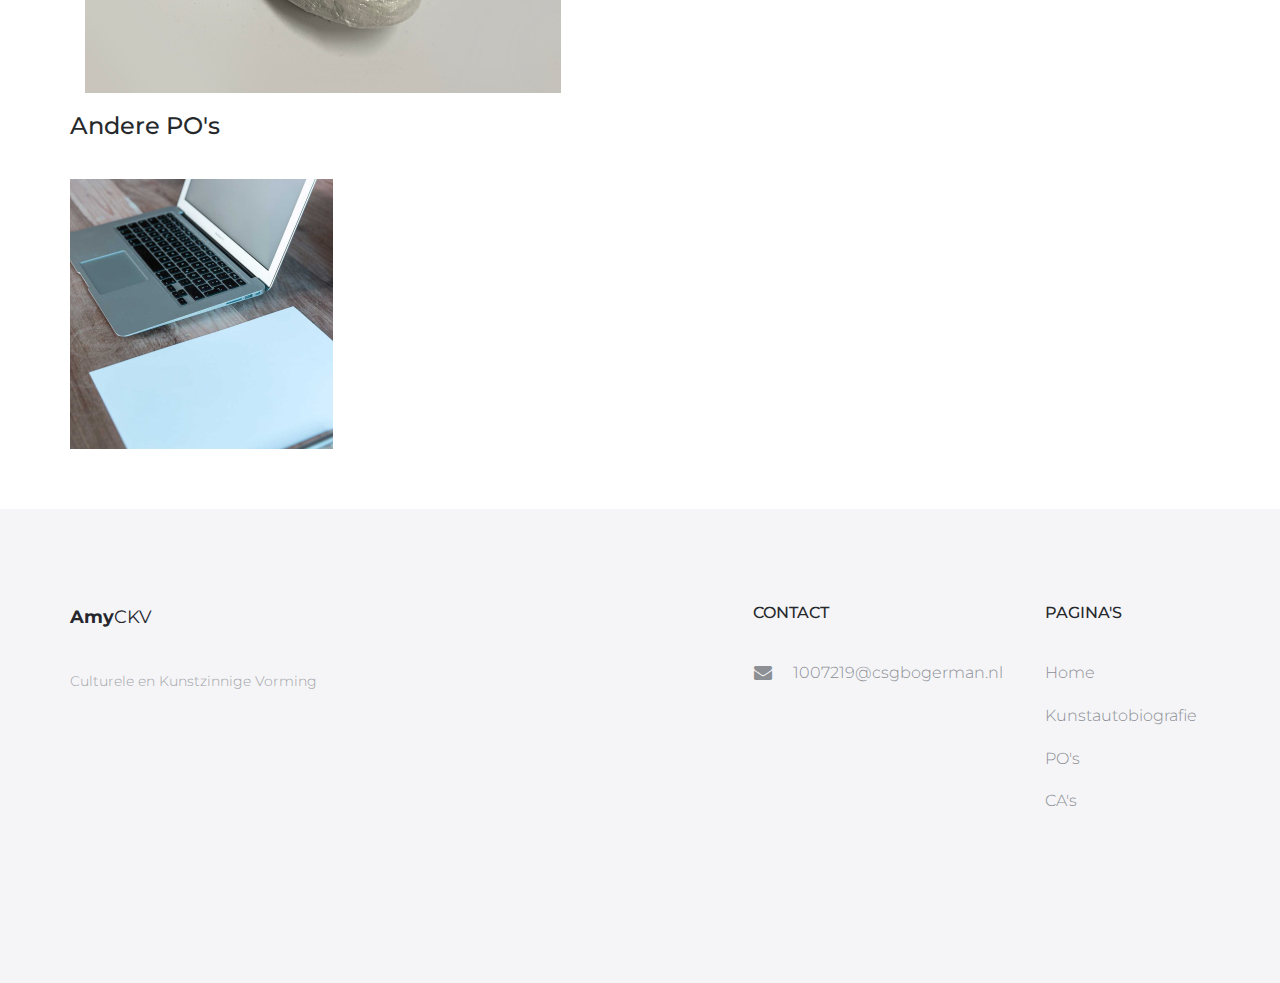
<file: html-freebie-agency-perfect-master/portfolio-item2.html>
<!DOCTYPE html>
<html lang="en">
<head>

    <!-- Basic Page Needs
    ================================================== -->
    <meta http-equiv="Content-Type" content="text/html; charset=utf-8">
    <meta http-equiv="X-UA-Compatible" content="IE=edge">

    <title>Portfolio | Agency Perfect</title>

    <meta name="description" content="">
    <meta name="author" content="">
    <meta name="keywords" content="">

    <!-- Mobile Specific Metas
    ================================================== -->
    <meta name="viewport" content="width=device-width, minimum-scale=1.0, maximum-scale=1.0">
    <meta name="apple-mobile-web-app-capable" content="yes">

    <!-- Fonts -->
    <link href="https://fonts.googleapis.com/css?family=Montserrat:300,300i,400,600,700" rel="stylesheet">
    <link rel="stylesheet" href="http://cdnjs.cloudflare.com/ajax/libs/font-awesome/4.4.0/css/font-awesome.min.css">

    <!-- Favicon
    ================================================== -->
    <link rel="apple-touch-icon" sizes="180x180" href="assets/img/apple-touch-icon.png">
    <link rel="icon" type="image/png" sizes="16x16" href="assets/img/favicon.png">

    <!-- Stylesheets
    ================================================== -->
    <!-- Bootstrap core CSS -->
    <link href="assets/css/bootstrap.min.css" rel="stylesheet">

    <!-- Custom styles for this template -->
    <link href="assets/css/style.css" rel="stylesheet">
    <link href="assets/css/responsive.css" rel="stylesheet">

    <!-- HTML5 shim and Respond.js IE8 support of HTML5 elements and media queries -->
    <!--[if lt IE 9]>
    <script src="https://oss.maxcdn.com/libs/html5shiv/3.7.0/html5shiv.js"></script>
    <script src="https://oss.maxcdn.com/libs/respond.js/1.4.2/respond.min.js"></script>
    <![endif]-->

</head>
<body>

     <header id="masthead" class="site-header site-header-white">
        <nav id="primary-navigation" class="site-navigation">
            <div class="container">

                <div class="navbar-header">
                   
                    <a class="site-title"><span>Amy</span>CKV</a>

                </div><!-- /.navbar-header -->

                <div class="collapse navbar-collapse" id="agency-navbar-collapse">

                    <ul class="nav navbar-nav navbar-right">

                        <li><a href="index.html">Home</a></li>
                    
                        <li><a href="Kunstautobiografie.html">Kunstautobiografie</a></li>
                        <li><a href="po's.html">PO's</a></li>
                        <li><a href="blog.html">CA's</a></li>
                       

                    </ul>

                </div>

            </div>   
        </nav><!-- /.site-navigation -->
    </header><!-- /#mastheaed -->

    <div id="hero" class="hero overlay subpage-hero portfolio-hero">
        <div class="hero-content">
            <div class="hero-text">
                <h1>Culturele masker</h1>
                <ol class="breadcrumb">
                  <li class="breadcrumb-item"><a href="index.html">Home</a></li>
                  <li class="breadcrumb-item"><a href="portfolio.html">PO's</a></li>
                  <li class="breadcrumb-item active">Culturele masker</li>
                </ol>
            </div><!-- /.hero-text -->
        </div><!-- /.hero-content -->
    </div><!-- /.hero -->

    <main id="main" class="site-main">

    <section>
        <div class="container3">
                <div class="row3" >
                        <h3>Culturele masker</h3>
                        <p>In deze praktische opdracht heb ik de masker van de indonesische 'topeng dans' nagemaakt.</p>
                </div>
        </div>
            <div class="container">
                <div class="row2">
                    <div class="col-sm-7 hidden-xs">
                        <img src="assets/img/topeng.jpg" class=imgtopeng alt="">
                    </div>
                    <div class="col-sm-5" >
                        <h3 class=textright><strong>01</strong> Over de Topeng dans</h3>
                        <p class=textright>Topeng (Indonesisch voor "masker") is een dramatische vorm van Indonesische dans waarin diverse artiesten met maskers en mooie kostuums traditionele verhalen, mythes en legendes vertellen door erover te dansen.  </p>
                    </div>
                </div>
            </div>
        <div class="container2">
                <div class="row3" >
                        <h3><strong>02</strong> Oorsprong</h3>
                        <p>De topeng dans stamt af van de boeddhistische en hindoeïstische cultuur. De oudst bekende topeng dans nam plaats in 840 n.C. op Java. Ook op Bali zijn er topeng dansen. Dit gaat meer over de goden in de polytheïstische godsdienst van het hindoeïsme; de meerderheid van de bevolking op Bali is Hindoe.<br><br>‘Topeng’ betekent ‘masker’ in het Indonesisch en ‘tari’ betekent ‘dans’. Tari Topeng of de topeng dans, betekend dan ook letterlijk gemaskerde dans. Zelf heb ik voor een Balinees masker gekozen uit Ubud (stad in het midden van Bali) </p>
                </div>
         </div>
            <div class="container">
                <div class="row2">
                    <div class="col-sm-7 hidden-xs">
                        <img src="assets/img/topengmasker.jpg" class=imgpicasso alt="">
                    </div>
                    <div class="col-sm-5" >
                        <h3 class=textright><strong>03</strong> Het proces van het maken van het masker</h3>
                        <p class=textright>Ik begon met warme gips om het hoofd van een paspop te wikkelen. Toen dit opgedroogd was, kon ik het eraf halen. Dit was het masker. Daarna ging ik er een dun laagje witte verf over heen verven zodat alleen een gelijke kleur had. Hierna ging ik met een potlood schetsen op het masker en dit met verf bedekken. Het was lastig om rechte lijnen te verven, dus corrigeerde ik alle slordigheden met een acryl stift. Na een weekje was alles droog en kon ik met een spuitbus een transparante glas aanbrengen op het masker. In de foto hiernaast is het resultaat te zien. </p>
                    </div>
                </div>
            </div>
    
        </section><!-- /.section-project -->

        <section class="site-section subpage-site-section section-related-projects">
            <div class="container">
                <div class="text-left">
                    <h3>Andere PO's</h3>
                </div>
                <div class="row">
                    <div class="col-lg-3 col-md-4 col-xs-6">
                        <div class="portfolio-item">
                            <img src="assets/img/portfolio-1.jpg" class="img-res" alt="">
                            <h4 class="portfolio-item-title">Kunst bij anderen thuis</h4>
                            <a href="portfolio-item.html"><i class="fa fa-arrow-right" aria-hidden="true"></i></a>
                        </div><!-- /.portfolio-item -->
                    </div>
                    
                </div>
            </div>
        </section><!-- /.section-portfolio -->

    </main><!-- /#main -->

     <footer id="colophon" class="site-footer">
        <div class="container">
            <div class="row">
                <div class="col-md-3 col-sm-4 col-xs-6">
                    <a class="site-title"><span>Amy</span>CKV</a>
                    <p>Culturele en Kunstzinnige Vorming</p>
                </div>
                <div class="col-lg-offset-4 col-md-3 col-sm-4 col-md-offset-2 col-sm-offset-0 col-xs-6 ">
                    <h3>Contact</h3>
                    <ul class="list-unstyled contact-links">
                        <li><i class="fa fa-envelope" aria-hidden="true"></i><a href="mailto:1007219@csgbogerman.nl">1007219@csgbogerman.nl</a></li>
                       
                    </ul>
                </div>
                <div class="clearfix visible-xs"></div>
                <div class="col-lg-2 col-md-3 col-sm-4 col-xs-6">
                    <h3>Pagina's</h3>
                    <ul class="list-unstyled">
                        <li><a href="index.html">Home</a></li>
                        <li><a href="Kunstautobiografie.html">Kunstautobiografie</a></li>
                        <li><a href="po's.html">PO's</a></li>
                        <li><a href="contact.html">CA's</a></li>
                    </ul>
                </div>
            </div>
        </div>
       
    </footer><!-- /#footer -->


    <!-- Bootstrap core JavaScript
    ================================================== -->
    <!-- Placed at the end of the document so the pages load faster -->
    <script src="https://ajax.googleapis.com/ajax/libs/jquery/3.1.1/jquery.min.js"></script>
    <script src="assets/js/bootstrap.min.js"></script>
    <script src="assets/js/bootstrap-select.min.js"></script>
    <script src="assets/js/jquery.slicknav.min.js"></script>
    <script src="assets/js/jquery.countTo.min.js"></script>
    <script src="assets/js/jquery.shuffle.min.js"></script>
    <script src="assets/js/script.js"></script>
  
</body>
</html>
</file>
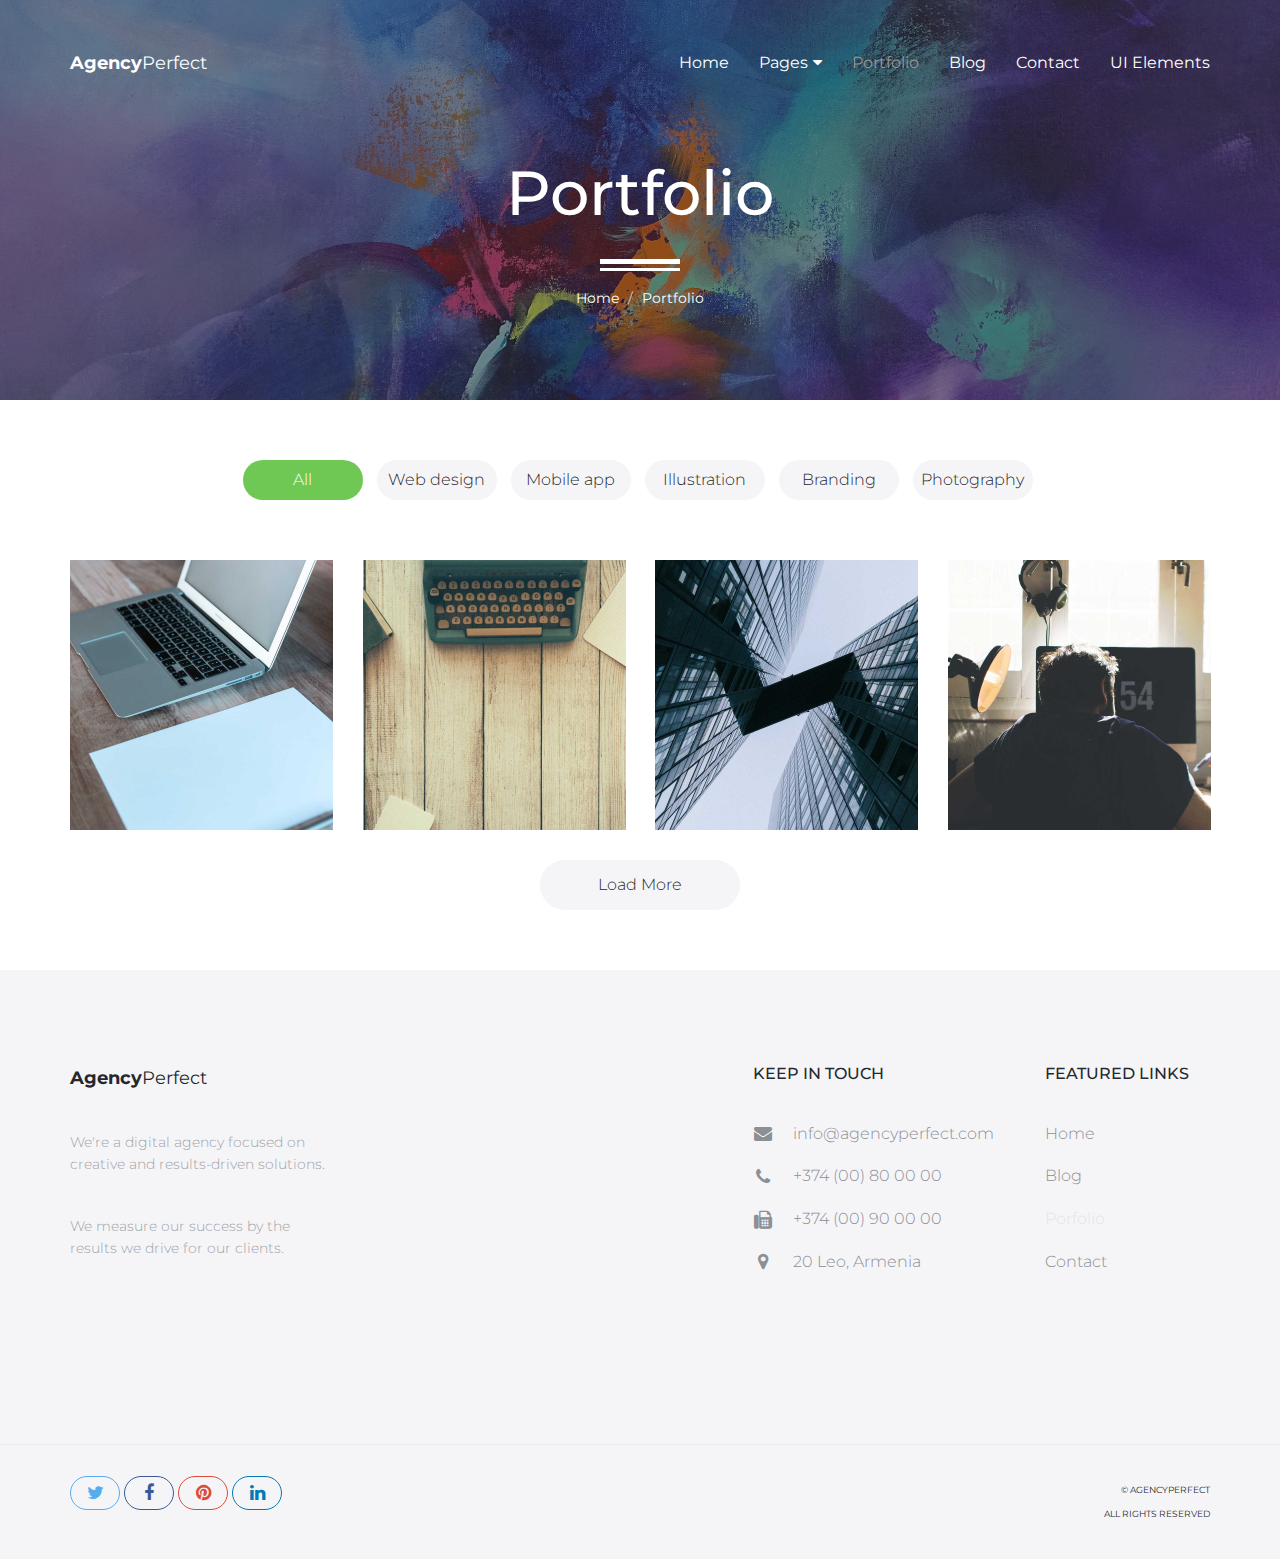
<file: html-freebie-agency-perfect-master/portfolio.html>
<!DOCTYPE html>
<html lang="en">
<head>

    <!-- Basic Page Needs
    ================================================== -->
    <meta http-equiv="Content-Type" content="text/html; charset=utf-8">
    <meta http-equiv="X-UA-Compatible" content="IE=edge">

    <title>Portfolio | Agency Perfect</title>

    <meta name="description" content="">
    <meta name="author" content="">
    <meta name="keywords" content="">

    <!-- Mobile Specific Metas
    ================================================== -->
    <meta name="viewport" content="width=device-width, minimum-scale=1.0, maximum-scale=1.0">
    <meta name="apple-mobile-web-app-capable" content="yes">

    <!-- Fonts -->
    <link href="https://fonts.googleapis.com/css?family=Montserrat:300,300i,400,600,700" rel="stylesheet">
    <link rel="stylesheet" href="http://cdnjs.cloudflare.com/ajax/libs/font-awesome/4.4.0/css/font-awesome.min.css">

    <!-- Favicon
    ================================================== -->
    <link rel="apple-touch-icon" sizes="180x180" href="assets/img/apple-touch-icon.png">
    <link rel="icon" type="image/png" sizes="16x16" href="assets/img/favicon.png">

    <!-- Stylesheets
    ================================================== -->
    <!-- Bootstrap core CSS -->
    <link href="assets/css/bootstrap.min.css" rel="stylesheet">

    <!-- Custom styles for this template -->
    <link href="assets/css/style.css" rel="stylesheet">
    <link href="assets/css/responsive.css" rel="stylesheet">

    <!-- HTML5 shim and Respond.js IE8 support of HTML5 elements and media queries -->
    <!--[if lt IE 9]>
    <script src="https://oss.maxcdn.com/libs/html5shiv/3.7.0/html5shiv.js"></script>
    <script src="https://oss.maxcdn.com/libs/respond.js/1.4.2/respond.min.js"></script>
    <![endif]-->

</head>
<body>

    <header id="masthead" class="site-header site-header-white">
        <nav id="primary-navigation" class="site-navigation">
            <div class="container">

                <div class="navbar-header">
                   
                    <a href="index.html" class="site-title"><span>Agency</span>Perfect</a>

                </div><!-- /.navbar-header -->

                <div class="collapse navbar-collapse" id="agency-navbar-collapse">

                    <ul class="nav navbar-nav navbar-right">

                        <li><a href="index.html">Home</a></li>
                        <li class="dropdown"><a href="#" class="dropdown-toggle" data-toggle="dropdown">Pages<i class="fa fa-caret-down hidden-xs" aria-hidden="true"></i></a>

                            <ul class="dropdown-menu" role="menu" aria-labelledby="menu1">
                              <li><a href="portfolio.html">Portfolio</a></li>
                              <li><a href="blog.html">Blog</a></li>
                            </ul>

                        </li>
                        <li class="active"><a href="portfolio.html">Portfolio</a></li>
                        <li><a href="blog.html">Blog</a></li>
                        <li><a href="contact.html">Contact</a></li>
                        <li><a href="ui-elements.html">UI Elements</a></li>
                        
                    </ul>

                </div>

            </div>   
        </nav><!-- /.site-navigation -->
    </header><!-- /#mastheaed -->

    <div id="hero" class="hero overlay subpage-hero portfolio-hero">
        <div class="hero-content">
            <div class="hero-text">
                <h1>Portfolio</h1>
                <ol class="breadcrumb">
                  <li class="breadcrumb-item"><a href="#">Home</a></li>
                  <li class="breadcrumb-item active">Portfolio</li>
                </ol>
            </div><!-- /.hero-text -->
        </div><!-- /.hero-content -->
    </div><!-- /.hero -->

    <main id="main" class="site-main">

        <section class="site-section subpage-site-section section-portfolio">
            <div class="container">

                <ul class="portfolio-sorting list-inline text-center">
                    <li><a href="#" class="btn btn-gray active" data-group="all">All</a></li>
                    <li><a href="#" class="btn btn-gray" data-group="webdesign">Web design</a></li>
                    <li><a href="#" class="btn btn-gray" data-group="mobileapp">Mobile app</a></li>
                    <li><a href="#" class="btn btn-gray" data-group="illustration">Illustration</a></li>
                    <li><a href="#" class="btn btn-gray" data-group="branding">Branding</a></li>
                    <li><a href="#" class="btn btn-gray" data-group="photography">Photography</a></li>
                </ul><!-- /.portfolio-sorting  -->

                <div id="grid" class="row">
                    <div class="col-lg-3 col-md-4 col-xs-6" data-groups='["webdesign"]'>
                        <div class="portfolio-item">
                            <img src="assets/img/portfolio-1.jpg" class="img-res" alt="">
                            <h4 class="portfolio-item-title">Portfolio item</h4>
                            <a href="portfolio-item.html"><i class="fa fa-arrow-right" aria-hidden="true"></i></a>
                        </div><!-- /.portfolio-item -->
                    </div>
                    <div class="col-lg-3 col-md-4 col-xs-6" data-groups='["mobileapp"]'>
                        <div class="portfolio-item">
                            <img src="assets/img/portfolio-2.jpg" class="img-res" alt="">
                            <h4 class="portfolio-item-title">Portfolio item</h4>
                            <a href="portfolio-item.html"><i class="fa fa-arrow-right" aria-hidden="true"></i></a>
                        </div><!-- /.portfolio-item -->
                    </div>
                    <div class="col-lg-3 col-md-4 col-xs-6" data-groups='["illustration"]'>
                        <div class="portfolio-item">
                            <img src="assets/img/portfolio-3.jpg" class="img-res" alt="">
                            <h4 class="portfolio-item-title">Portfolio item</h4>
                            <a href="portfolio-item.html"><i class="fa fa-arrow-right" aria-hidden="true"></i></a>
                        </div><!-- /.portfolio-item -->
                    </div>
                    <div class="col-lg-3 col-md-4 col-xs-6" data-groups='["branding"]'>
                        <div class="portfolio-item">
                            <img src="assets/img/portfolio-4.jpg" class="img-res" alt="">
                            <h4 class="portfolio-item-title">Portfolio item</h4>
                            <a href="portfolio-item.html"><i class="fa fa-arrow-right" aria-hidden="true"></i></a>
                        </div><!-- /.portfolio-item -->
                    </div>
                    <div class="col-lg-3 col-md-4 col-xs-6" data-groups='["photography"]'>
                        <div class="portfolio-item">
                            <img src="assets/img/portfolio-5.jpg" class="img-res" alt="">
                            <h4 class="portfolio-item-title">Portfolio item</h4>
                            <a href="portfolio-item.html"><i class="fa fa-arrow-right" aria-hidden="true"></i></a>
                        </div><!-- /.portfolio-item -->
                    </div>
                    <div class="col-lg-3 col-md-4 col-xs-6" data-groups='["illustration"]'>
                        <div class="portfolio-item">
                            <img src="assets/img/portfolio-6.jpg" class="img-res" alt="">
                            <h4 class="portfolio-item-title">Portfolio item</h4>
                            <a href="portfolio-item.html"><i class="fa fa-arrow-right" aria-hidden="true"></i></a>
                        </div><!-- /.portfolio-item -->
                    </div>
                    <div class="col-lg-3 col-md-4 col-xs-6" data-groups='["mobileapp"]'>
                        <div class="portfolio-item">
                            <img src="assets/img/portfolio-7.jpg" class="img-res" alt="">
                            <h4 class="portfolio-item-title">Portfolio item</h4>
                            <a href="portfolio-item.html"><i class="fa fa-arrow-right" aria-hidden="true"></i></a>
                        </div><!-- /.portfolio-item -->
                    </div>
                    <div class="col-lg-3 col-md-4 col-xs-6" data-groups='["uiux"]'>
                        <div class="portfolio-item">
                            <img src="assets/img/portfolio-8.jpg" class="img-res" alt="">
                            <h4 class="portfolio-item-title">Portfolio item</h4>
                            <a href="portfolio-item.html"><i class="fa fa-arrow-right" aria-hidden="true"></i></a>
                        </div><!-- /.portfolio-item -->
                    </div>
                    <div class="col-lg-3 col-md-4 col-xs-6" data-groups='["mobileapp"]'>
                        <div class="portfolio-item">
                            <img src="assets/img/portfolio-9.jpg" class="img-res" alt="">
                            <h4 class="portfolio-item-title">Portfolio item</h4>
                            <a href="portfolio-item.html"><i class="fa fa-arrow-right" aria-hidden="true"></i></a>
                        </div><!-- /.portfolio-item -->
                    </div>
                    <div class="col-lg-3 col-md-4 col-xs-6" data-groups='["photography"]'>
                        <div class="portfolio-item">
                            <img src="assets/img/portfolio-10.jpg" class="img-res" alt="">
                            <h4 class="portfolio-item-title">Portfolio item</h4>
                            <a href="portfolio-item.html"><i class="fa fa-arrow-right" aria-hidden="true"></i></a>
                        </div><!-- /.portfolio-item -->
                    </div>
                    <div class="col-lg-3 col-md-4 col-xs-6" data-groups='["branding"]'>
                        <div class="portfolio-item">
                            <img src="assets/img/portfolio-11.jpg" class="img-res" alt="">
                            <h4 class="portfolio-item-title">Portfolio item</h4>
                            <a href="portfolio-item.html"><i class="fa fa-arrow-right" aria-hidden="true"></i></a>
                        </div><!-- /.portfolio-item -->
                    </div>
                    <div class="col-lg-3 col-md-4 col-xs-6" data-groups='["webdesign"]'>
                        <div class="portfolio-item">
                            <img src="assets/img/portfolio-12.jpg" class="img-res" alt="">
                            <h4 class="portfolio-item-title">Portfolio item</h4>
                            <a href="portfolio-item.html"><i class="fa fa-arrow-right" aria-hidden="true"></i></a>
                        </div><!-- /.portfolio-item -->
                    </div>
                </div>
                <div class="text-center">
                    <a class="btn btn-gray" href="#" id="loadMore">Load More</a>
                </div>

            </div>
        </section><!-- /.section-portfolio -->

    </main><!-- /#main -->

    <footer id="colophon" class="site-footer">
        <div class="container">
            <div class="row">
                <div class="col-md-3 col-sm-4 col-xs-6">
                    <a class="site-title"><span>Agency</span>Perfect</a>
                    <p>We're a digital agency focused on creative and results-driven solutions.</p>
                    <p>We measure our success by the results we drive for our clients.</p>
                </div>
                <div class="col-lg-offset-4 col-md-3 col-sm-4 col-md-offset-2 col-sm-offset-0 col-xs-6 ">
                    <h3>Keep in touch</h3>
                    <ul class="list-unstyled contact-links">
                        <li><i class="fa fa-envelope" aria-hidden="true"></i><a href="mailto:info@agencyperfect.com">info@agencyperfect.com</a></li>
                        <li><i class="fa fa-phone" aria-hidden="true"></i><a href="tel:+37400800000">+374 (00) 80 00 00 </a></li>
                        <li><i class="fa fa-fax" aria-hidden="true"></i><a href="+37400900000">+374 (00) 90 00 00</a></li>
                        <li><i class="fa fa-map-marker" aria-hidden="true"></i><p>20 Leo, Armenia</p></li>
                    </ul>
                </div>
                <div class="clearfix visible-xs"></div>
                <div class="col-lg-2 col-md-3 col-sm-4 col-xs-6">
                    <h3>Featured links</h3>
                    <ul class="list-unstyled">
                        <li><a href="index.html">Home</a></li>
                        <li><a href="blog.html">Blog</a></li>
                        <li class="active"><a href="portfolio.html">Porfolio</a></li>
                        <li><a href="contact.html">Contact</a></li>
                    </ul>
                </div>
            </div>
        </div>
        <div class="copyright">
            <div class="container">
                <div class="row">
                    <div class="col-xs-8">
                        <div class="social-links">
                            <a class="twitter-bg" href="#"><i class="fa fa-twitter"></i></a>
                            <a class="facebook-bg" href="#"><i class="fa fa-facebook"></i></a>
                            <a class="pinterest" href="#"><i class="fa fa-pinterest"></i></a>
                            <a class="linkedin-bg" href="#"><i class="fa fa-linkedin"></i></a>
                        </div><!-- /.social-links -->
                    </div>
                    <div class="col-xs-4">
                        <div class="text-right">
                            <p>&copy; AgencyPerfect</p>
                            <p>All Rights Reserved</p>
                        </div>
                    </div>
                </div>
            </div>
        </div><!-- /.copyright -->
    </footer><!-- /#footer -->



    <!-- Bootstrap core JavaScript
    ================================================== -->
    <!-- Placed at the end of the document so the pages load faster -->
    <script src="https://ajax.googleapis.com/ajax/libs/jquery/3.1.1/jquery.min.js"></script>
    <script src="assets/js/bootstrap.min.js"></script>
    <script src="assets/js/bootstrap-select.min.js"></script>
    <script src="assets/js/jquery.slicknav.min.js"></script>
    <script src="assets/js/jquery.countTo.min.js"></script>
    <script src="assets/js/jquery.shuffle.min.js"></script>
    <script src="assets/js/script.js"></script>
  
</body>
</html>
</file>
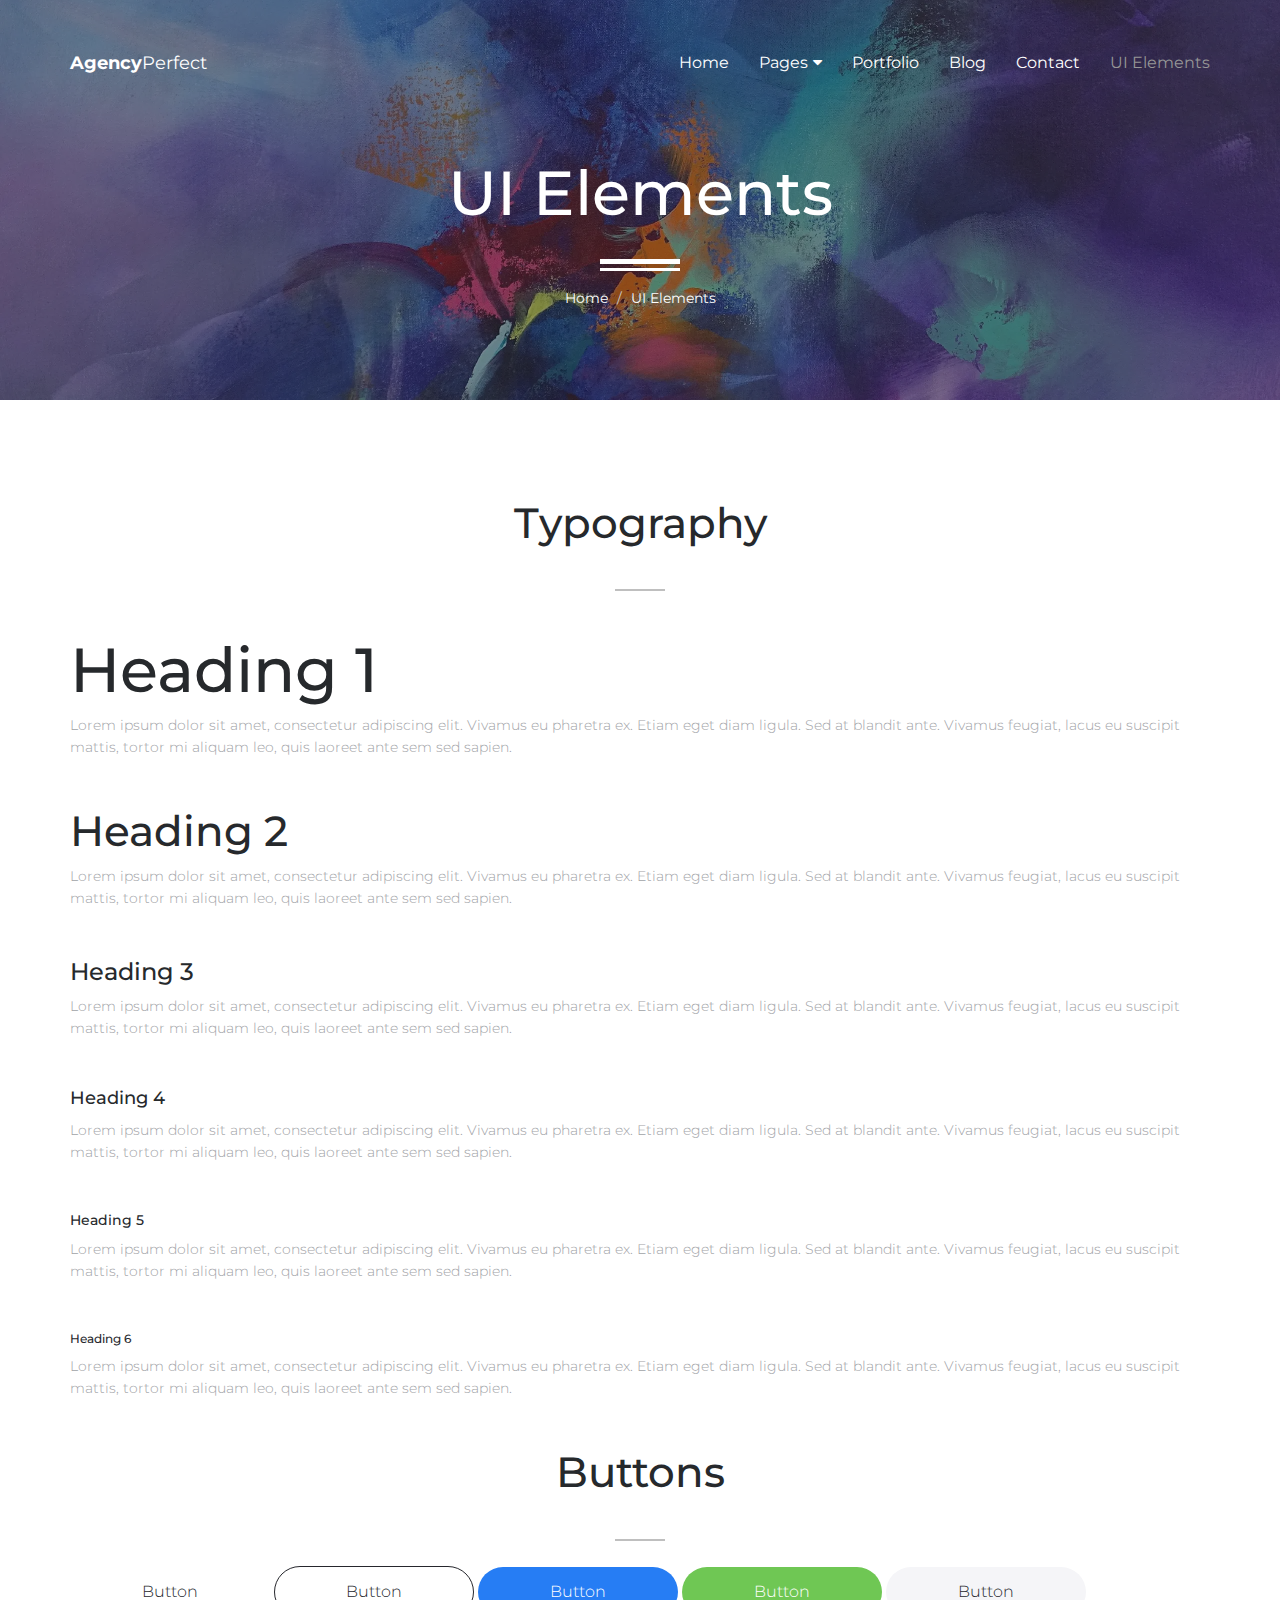
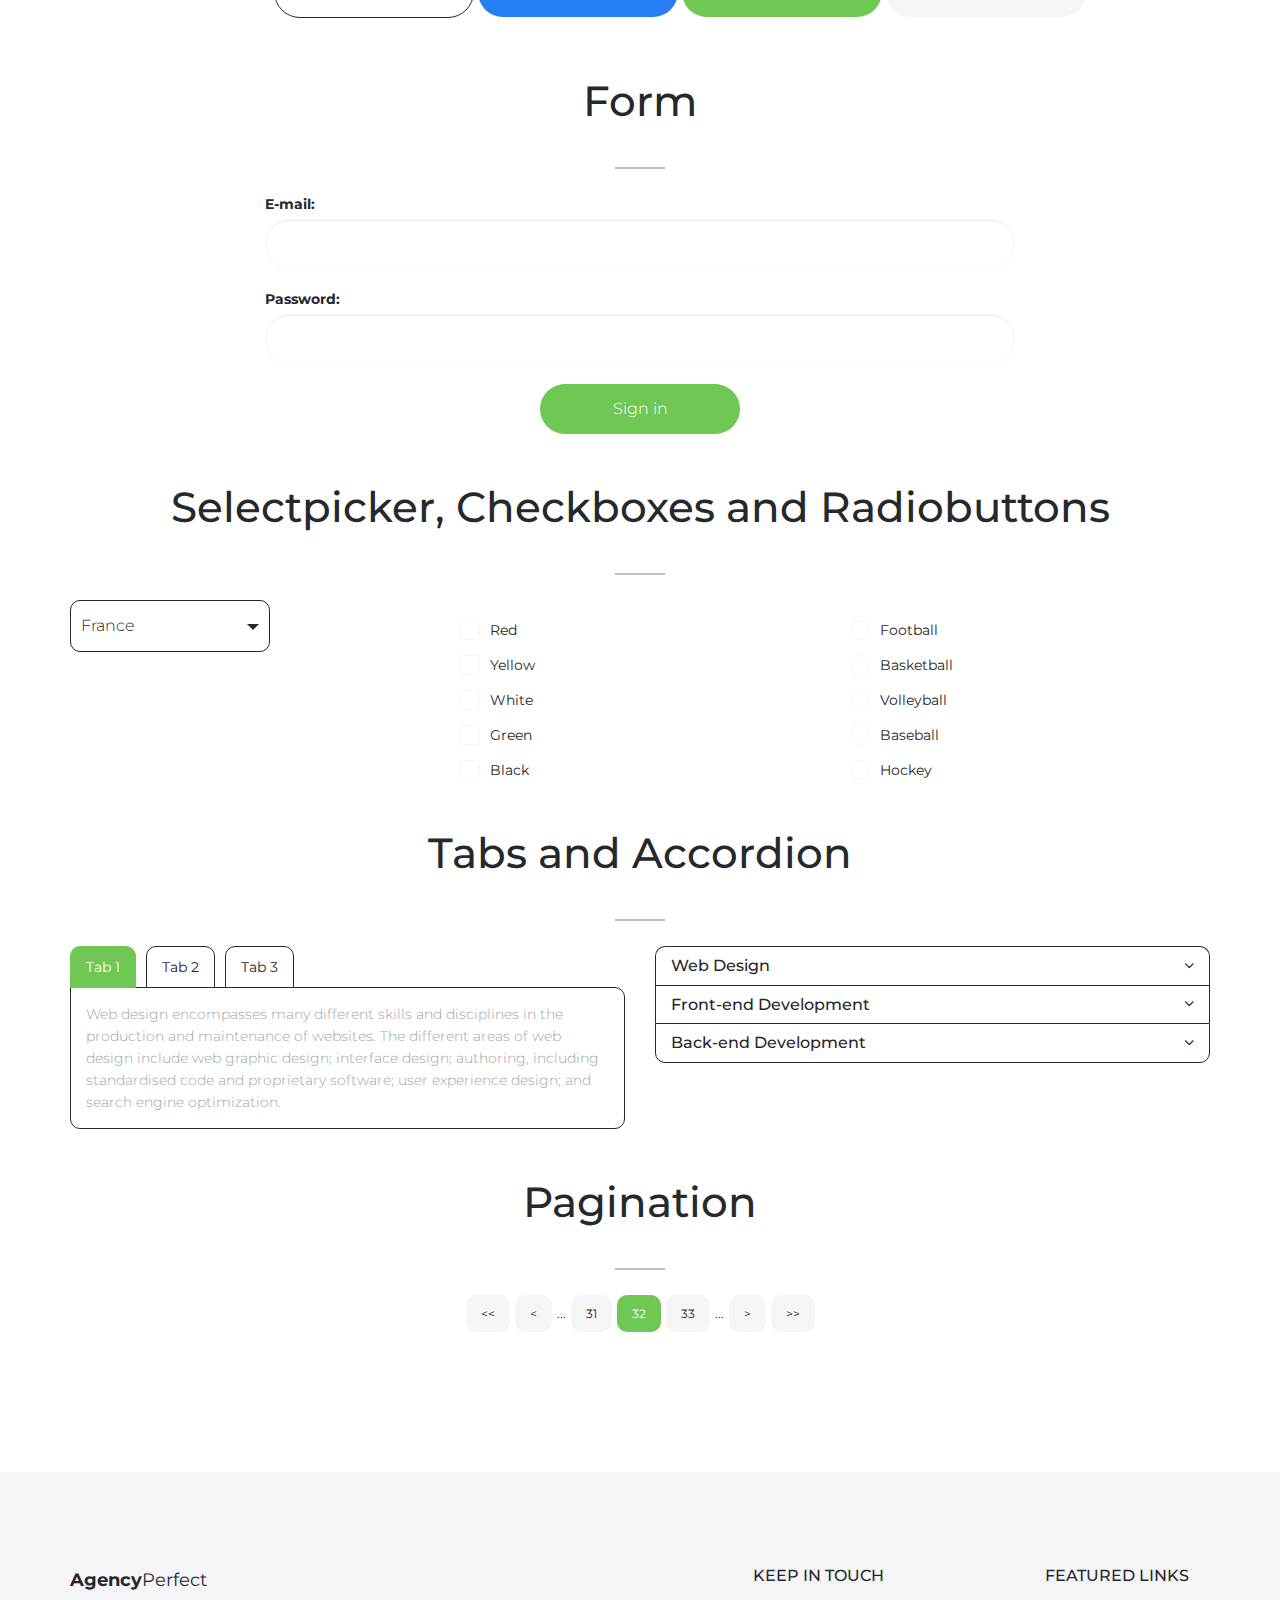
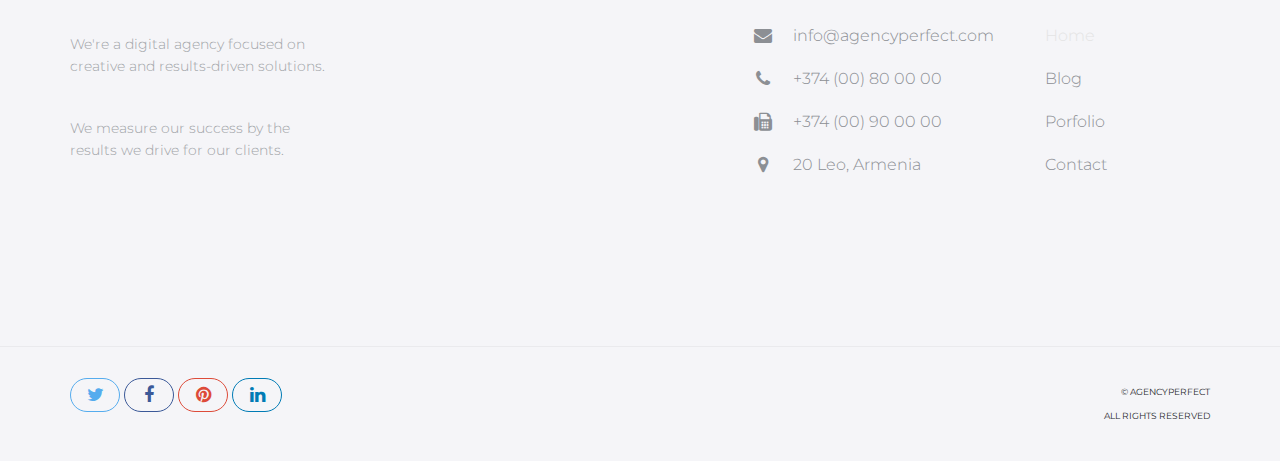
<file: html-freebie-agency-perfect-master/ui-elements.html>
<!DOCTYPE html>
<html lang="en">
<head>

    <!-- Basic Page Needs
    ================================================== -->
    <meta http-equiv="Content-Type" content="text/html; charset=utf-8">
    <meta http-equiv="X-UA-Compatible" content="IE=edge">

    <title>UI Elements | Agency Perfect</title>

    <meta name="description" content="">
    <meta name="author" content="">
    <meta name="keywords" content="">

    <!-- Mobile Specific Metas
    ================================================== -->
    <meta name="viewport" content="width=device-width, minimum-scale=1.0, maximum-scale=1.0">
    <meta name="apple-mobile-web-app-capable" content="yes">

    <!-- Fonts -->
    <link href="https://fonts.googleapis.com/css?family=Montserrat:300,300i,400,600,700" rel="stylesheet">
    <link rel="stylesheet" href="http://cdnjs.cloudflare.com/ajax/libs/font-awesome/4.4.0/css/font-awesome.min.css">

    <!-- Favicon
    ================================================== -->
    <link rel="apple-touch-icon" sizes="180x180" href="assets/img/apple-touch-icon.png">
    <link rel="icon" type="image/png" sizes="16x16" href="assets/img/favicon.png">

    <!-- Stylesheets
    ================================================== -->
    <!-- Bootstrap core CSS -->
    <link href="assets/css/bootstrap.min.css" rel="stylesheet">

    <!-- Custom styles for this template -->
    <link href="assets/css/style.css" rel="stylesheet">
    <link href="assets/css/responsive.css" rel="stylesheet">

    <!-- HTML5 shim and Respond.js IE8 support of HTML5 elements and media queries -->
    <!--[if lt IE 9]>
    <script src="https://oss.maxcdn.com/libs/html5shiv/3.7.0/html5shiv.js"></script>
    <script src="https://oss.maxcdn.com/libs/respond.js/1.4.2/respond.min.js"></script>
    <![endif]-->

</head>
<body>

    <header id="masthead" class="site-header site-header-white">
        <nav id="primary-navigation" class="site-navigation">
            <div class="container">

                <div class="navbar-header">
                   
                    <a href="index.html" class="site-title"><span>Agency</span>Perfect</a>

                </div><!-- /.navbar-header -->

                <div class="collapse navbar-collapse" id="agency-navbar-collapse">

                    <ul class="nav navbar-nav navbar-right">

                        <li><a href="index.html">Home</a></li>
                        <li class="dropdown"><a href="#" class="dropdown-toggle" data-toggle="dropdown">Pages<i class="fa fa-caret-down hidden-xs" aria-hidden="true"></i></a>

                            <ul class="dropdown-menu" role="menu" aria-labelledby="menu1">
                              <li><a href="portfolio.html">Portfolio</a></li>
                              <li><a href="blog.html">Blog</a></li>
                            </ul>

                        </li>
                        <li><a href="portfolio.html">Portfolio</a></li>
                        <li><a href="blog.html">Blog</a></li>
                        <li><a href="contact.html">Contact</a></li>
                        <li class="active"><a href="ui-elements.html">UI Elements</a></li>

                    </ul>

                </div>

            </div>   
        </nav><!-- /.site-navigation -->
    </header><!-- /#mastheaed -->

    <div id="hero" class="hero overlay subpage-hero portfolio-hero">
        <div class="hero-content">
            <div class="hero-text">
                <h1>UI Elements</h1>
                <ol class="breadcrumb">
                  <li class="breadcrumb-item"><a href="#">Home</a></li>
                  <li class="breadcrumb-item active">UI Elements</li>
                </ol>
            </div><!-- /.hero-text -->
        </div><!-- /.hero-content -->
    </div><!-- /.hero -->

    <main id="main" class="site-main">

        <section class="site-section section-ui-elements">
            <div class="container">

                <div class="typography">

                        <h2 class="text-center heading-separator">Typography</h2>

                        <h1>Heading 1</h1>
                        <p>Lorem ipsum dolor sit amet, consectetur adipiscing elit. Vivamus eu pharetra ex. Etiam eget diam ligula. Sed at blandit ante. Vivamus feugiat, lacus eu suscipit mattis, tortor mi aliquam leo, quis laoreet ante sem sed sapien.</p>

                        <h2 class="mt-50">Heading 2</h2>
                        <p>Lorem ipsum dolor sit amet, consectetur adipiscing elit. Vivamus eu pharetra ex. Etiam eget diam ligula. Sed at blandit ante. Vivamus feugiat, lacus eu suscipit mattis, tortor mi aliquam leo, quis laoreet ante sem sed sapien.</p>

                        <h3 class="mt-50">Heading 3</h3>
                        <p>Lorem ipsum dolor sit amet, consectetur adipiscing elit. Vivamus eu pharetra ex. Etiam eget diam ligula. Sed at blandit ante. Vivamus feugiat, lacus eu suscipit mattis, tortor mi aliquam leo, quis laoreet ante sem sed sapien.</p>

                        <h4 class="mt-50">Heading 4</h4>
                        <p>Lorem ipsum dolor sit amet, consectetur adipiscing elit. Vivamus eu pharetra ex. Etiam eget diam ligula. Sed at blandit ante. Vivamus feugiat, lacus eu suscipit mattis, tortor mi aliquam leo, quis laoreet ante sem sed sapien.</p>

                        <h5 class="mt-50">Heading 5</h5>
                        <p>Lorem ipsum dolor sit amet, consectetur adipiscing elit. Vivamus eu pharetra ex. Etiam eget diam ligula. Sed at blandit ante. Vivamus feugiat, lacus eu suscipit mattis, tortor mi aliquam leo, quis laoreet ante sem sed sapien.</p>

                        <h6 class="mt-50">Heading 6</h6>
                        <p>Lorem ipsum dolor sit amet, consectetur adipiscing elit. Vivamus eu pharetra ex. Etiam eget diam ligula. Sed at blandit ante. Vivamus feugiat, lacus eu suscipit mattis, tortor mi aliquam leo, quis laoreet ante sem sed sapien.</p>

                </div><!-- /.typography -->

                <div class="buttons mt-50">
                    <h2 class="text-center heading-separator">Buttons</h2>
                    <div class="row">
                        <div class="col-sm-12">
                            <a href="#" class="btn mb-10">Button</a>
                            <a href="#" class="btn btn-border mb-10">Button</a>
                            <a href="#" class="btn btn-fill mb-10">Button</a>
                            <a href="#" class="btn btn-green mb-10">Button</a>
                            <a href="#" class="btn btn-gray mb-10">Button</a>
                        </div>
                    </div>
                </div><!-- /.buttons -->

                <div class="row mt-50">
                    <div class="col-md-8 col-md-offset-2">
                        <h2 class="text-center heading-separator">Form</h2>
                        <form>
                            <div class="row">
                                <div class="col-sm-12">
                                    <div class="form-group">
                                      <label for="email">E-mail:</label>
                                      <input type="email" class="form-control" id="email">
                                    </div>
                                </div>
                                <div class="col-sm-12 mt-20">
                                    <div class="form-group">
                                      <label for="name">Password:</label>
                                      <input type="password" class="form-control" id="password">
                                    </div>
                                </div>
                            </div>
                            <div class="text-center mt-20">
                                <button class="btn btn-green">Sign in</button>
                            </div>
                        </form>
                    </div>
                </div><!-- /.form -->

                <div class="selectpicker-checkboxes-radiobtn mt-50">
                    <h2 class="text-center heading-separator">Selectpicker, Checkboxes and Radiobuttons</h2>
                    <div class="row">
                        
                        <div class="col-sm-4">
                            <select class="selectpicker">
                                <option>France</option>
                                <option>Spain</option>
                                <option>Italy</option>
                            </select>
                        </div>

                        <div class="col-sm-4 mt-20">
                            <div class="checkbox">
                                <input type="checkbox" id="checkbox1">
                                <label for="checkbox1">Red</label>
                            </div>
                            <div class="checkbox">
                                <input type="checkbox" id="checkbox2">
                                <label for="checkbox2">Yellow</label>
                            </div>
                            <div class="checkbox">
                                <input type="checkbox" id="checkbox3">
                                <label for="checkbox3">White</label>
                            </div>
                            <div class="checkbox">
                                <input type="checkbox" id="checkbox4">
                                <label for="checkbox4">Green</label>
                            </div>
                            <div class="checkbox">
                                <input type="checkbox" id="checkbox5">
                                <label for="checkbox5">Black</label>
                            </div>
                        </div>

                        <div class="col-sm-4 mt-20">
                            <div class="radio-btn">
                                <input type="radio" name="radio-btn" id="radio-btn1">
                                <label for="radio-btn1">Football</label>
                            </div>
                            <div class="radio-btn">
                                <input type="radio" name="radio-btn" id="radio-btn2">
                                <label for="radio-btn2">Basketball</label>
                            </div>
                            <div class="radio-btn">
                                <input type="radio" name="radio-btn" id="radio-btn3">
                                <label for="radio-btn3">Volleyball</label>
                            </div>
                            <div class="radio-btn">
                                <input type="radio" name="radio-btn" id="radio-btn4">
                                <label for="radio-btn4">Baseball</label>
                            </div>
                            <div class="radio-btn">
                                <input type="radio" name="radio-btn" id="radio-btn5">
                                <label for="radio-btn5">Hockey</label>
                            </div>
                        </div>
                    </div>
                </div><!-- /.selectpicker-checkboxes-radiobtn -->


                <div class="ui-tabs-accordion mt-50">
                    <h2 class="text-center heading-separator">Tabs and Accordion</h2>
                    <div class="row">   

                        <div class="col-md-6">

                            <ul class="nav nav-tabs tab-style" role="tablist">
                                <li class="active"><a aria-expanded="true" href="#htab1" role="tab" data-toggle="tab">Tab 1</a></li>
                                <li class=""><a aria-expanded="false" href="#htab2" role="tab" data-toggle="tab">Tab 2</a></li>
                                <li class=""><a aria-expanded="false" href="#htab3" role="tab" data-toggle="tab">Tab 3</a></li>
                            </ul><!-- /.nav-tabs -->

                            <div class="tab-content">
                                <div class="tab-pane fade active in" id="htab1">
                                    <p>Web design encompasses many different skills and disciplines in the production and maintenance of websites. The different areas of web design include web graphic design; interface design; authoring, including standardised code and proprietary software; user experience design; and search engine optimization.</p>
                                </div><!-- /.tab-pane  -->
                                <div class="tab-pane fade" id="htab2">
                                    <p>Front-end web development, also known as client-side development is the practice of producing HTML, CSS and JavaScript for a website or Web Application so that a user can see and interact with them directly.</p>
                                </div><!-- /.tab-pane -->
                                <div class="tab-pane fade" id="htab3">
                                    <p>A rule of thumb is that the front (or "client") side is any component manipulated by the user. The server-side (or "back end") code usually resides on the server, often far removed physically from the user.</p>
                                </div><!-- /.tab-pane  -->
                            </div><!-- /.tab-content -->

                        </div>

                        <div class="col-md-6">

                            <div class="panel-group accordion mb-50" id="accordion">
                                <div class="panel">
                                    <div class="panel-heading">
                                        <h4 class="panel-title">
                                            <a class="collapsed" aria-expanded="false" data-toggle="collapse" data-parent="#accordion" href="#collapseOne">
                                                Web Design
                                            </a>
                                        </h4><!-- /.panel-title -->
                                    </div><!-- /.panel-heading -->
                                    <div aria-expanded="false" id="collapseOne" class="panel-collapse collapse">
                                        <div class="panel-body">
                                            <p>Web design encompasses many different skills and disciplines in the production and maintenance of websites. The different areas of web design include web graphic design; interface design; authoring, including standardised code and proprietary software; user experience design; and search engine optimization.</p>
                                        </div><!-- /.panel-body -->
                                    </div><!-- /.panel-collapse -->
                                </div><!-- /.panel -->
                                <div class="panel">
                                    <div class="panel-heading">
                                        <h4 class="panel-title">
                                            <a aria-expanded="false" data-toggle="collapse" data-parent="#accordion" href="#collapseTwo" class="collapsed">
                                                Front-end Development
                                            </a>
                                        </h4><!-- /.panel-title -->
                                    </div><!-- /.panel-heading -->
                                    <div aria-expanded="false" id="collapseTwo" class="panel-collapse collapse">
                                        <div class="panel-body">
                                            <p>Front-end web development, also known as client-side development is the practice of producing HTML, CSS and JavaScript for a website or Web Application so that a user can see and interact with them directly.</p>
                                        </div><!-- /.panel-body -->
                                    </div><!-- /.panel-collapse -->
                                </div><!-- /.panel -->
                                <div class="panel">
                                    <div class="panel-heading">
                                        <h4 class="panel-title">
                                            <a aria-expanded="false" data-toggle="collapse" data-parent="#accordion" href="#collapseThree" class="collapsed">
                                                Back-end Development
                                            </a>
                                        </h4><!-- /.panel-title -->
                                    </div><!-- /.panel-heading -->
                                    <div aria-expanded="false" id="collapseThree" class="panel-collapse collapse">
                                        <div class="panel-body">
                                            <p>A rule of thumb is that the front (or "client") side is any component manipulated by the user. The server-side (or "back end") code usually resides on the server, often far removed physically from the user.</p>
                                        </div><!-- /.panel-body -->
                                    </div><!-- /.panel-collapse -->
                                </div><!-- /.panel -->
                            </div><!-- /.panel-group -->

                        </div>

                    </div>
                </div>

                <div class="ui-pagination mt-50">
                    <h2 class="text-center heading-separator">Pagination</h2>
                    <div class="row">
                        <div class="col-md-12 text-center">
                            <ul class="pagination">
                                <li><a href="#">&lt;&lt;</a></li>
                                <li><a href="#">&lt;</a></li>
                                <li class="more"><a href="#">...</a></li>
                                <li><a href="#">31</a></li>
                                <li class="active"><a href="#">32</a></li>
                                <li><a href="#">33</a></li>
                                <li class="more"><a href="#">...</a></li>
                                <li><a href="#">&gt;</a></li>
                                <li><a href="#">&gt;&gt;</a></li>
                            </ul><!-- /.pagination -->               
                        </div>
                    </div>
                </div><!-- /.ui-pagination -->

            </div>
        </section><!-- /.section-ui-elements -->

    </main><!-- /#main -->

    <footer id="colophon" class="site-footer">
        <div class="container">
            <div class="row">
                <div class="col-md-3 col-sm-4 col-xs-6">
                    <a class="site-title"><span>Agency</span>Perfect</a>
                    <p>We're a digital agency focused on creative and results-driven solutions.</p>
                    <p>We measure our success by the results we drive for our clients.</p>
                </div>
                <div class="col-lg-offset-4 col-md-3 col-sm-4 col-md-offset-2 col-sm-offset-0 col-xs-6 ">
                    <h3>Keep in touch</h3>
                    <ul class="list-unstyled contact-links">
                        <li><i class="fa fa-envelope" aria-hidden="true"></i><a href="mailto:info@agencyperfect.com">info@agencyperfect.com</a></li>
                        <li><i class="fa fa-phone" aria-hidden="true"></i><a href="tel:+37400800000">+374 (00) 80 00 00 </a></li>
                        <li><i class="fa fa-fax" aria-hidden="true"></i><a href="+37400900000">+374 (00) 90 00 00</a></li>
                        <li><i class="fa fa-map-marker" aria-hidden="true"></i><p>20 Leo, Armenia</p></li>
                    </ul>
                </div>
                <div class="clearfix visible-xs"></div>
                <div class="col-lg-2 col-md-3 col-sm-4 col-xs-6">
                    <h3>Featured links</h3>
                    <ul class="list-unstyled">
                        <li class="active"><a href="index.html">Home</a></li>
                        <li><a href="blog.html">Blog</a></li>
                        <li><a href="portfolio.html">Porfolio</a></li>
                        <li><a href="contact.html">Contact</a></li>
                    </ul>
                </div>
            </div>
        </div>
        <div class="copyright">
            <div class="container">
                <div class="row">
                    <div class="col-xs-8">
                        <div class="social-links">
                            <a class="twitter-bg" href="#"><i class="fa fa-twitter"></i></a>
                            <a class="facebook-bg" href="#"><i class="fa fa-facebook"></i></a>
                            <a class="pinterest" href="#"><i class="fa fa-pinterest"></i></a>
                            <a class="linkedin-bg" href="#"><i class="fa fa-linkedin"></i></a>
                        </div><!-- /.social-links -->
                    </div>
                    <div class="col-xs-4">
                        <div class="text-right">
                            <p>&copy; AgencyPerfect</p>
                            <p>All Rights Reserved</p>
                        </div>
                    </div>
                </div>
            </div>
        </div><!-- /.copyright -->
    </footer><!-- /#footer -->



    <!-- Bootstrap core JavaScript
    ================================================== -->
    <!-- Placed at the end of the document so the pages load faster -->
    <script src="https://ajax.googleapis.com/ajax/libs/jquery/3.1.1/jquery.min.js"></script>
    <script src="assets/js/bootstrap.min.js"></script>
    <script src="assets/js/bootstrap-select.min.js"></script>
    <script src="assets/js/jquery.slicknav.min.js"></script>
    <script src="assets/js/jquery.countTo.min.js"></script>
    <script src="assets/js/jquery.shuffle.min.js"></script>
    <script src="assets/js/script.js"></script>
  
</body>
</html>
</file>
<file: html-freebie-agency-perfect-master/assets/css/style.css>
/*
 * Theme Name: 
 * Theme URI: 
 * Author: Milan Savov, Nikola Kostov
 * Author URI/Mail: milan.savov@gmail.com, nikolakostov1991@gmail.com
 * Version: 1.0
 * */

 /* TABLE OF CONTENT 
*
* - CUSTOM RESETS
    - Buttons
    - Forms
* - LAYOUT
* - HEADER 
    - Site Logo
    - Navigation
* - HERO (BANNER)
* - HOMEPAGE SECTIONS
    - Features 
    - Services
    - Map Feature 
    - Portfolio
    - Newsletter 
* - FOOTER
* - PAGES
    - PORTFOLIO
    - PORTFOLIO ITEM
    - BLOG
    - BLOG POST
    - CONTACT
*
*/


/* CUSTOM RESETS
================================================== */
a {
    transition: all 0.25s ease-in-out;
    -moz-transition: all 0.25s ease-in-out;
    -webkit-transition: all 0.25s ease-in-out;
    -o-transition: all 0.25s ease-in-out;
    -ms-transition: all 0.25s ease-in-out;
    cursor: pointer;
    color: #9fa3a7;
}

a:focus,
a:hover {
    color: #CCCCCC;
    outline: 0 none;
    text-decoration: none;
}

p {
    margin-bottom: 0;
    font-size: 14px;
    font-weight: 300;
    color: #9fa3a7;
    line-height: 22px;
}

h1 {
    font-size: 62px;
}

h2 {
    font-size: 42px;
}

h1,h2,h3,h4,h5 {
    color: #26292c;
}

p + p {
    margin-top: 40px;
}

/* Buttons */
.btn {
    line-height: 50px;
    min-width: 200px;
    font-size: 16px;
    font-weight: 300;
    border: 0;
    border-radius: 50px;
    color: #26272d;
    background-color: #fff;
    padding: 0;
    transition: color 0.25s ease-in-out, background-color 0.25s ease-in-out;
    -moz-transition: color 0.25s ease-in-out, background-color 0.25s ease-in-out;
    -webkit-transition: color 0.25s ease-in-out, background-color 0.25s ease-in-out;
    -o-transition: color 0.25s ease-in-out, background-color 0.25s ease-in-out;
    -ms-transition: color 0.25s ease-in-out, background-color 0.25s ease-in-out;
}

.btn-border {
    border: 1px solid #26272d;
}

.btn-fill {
    background-color: #267df4;
    color: #fff;
}

.btn-gray {
    background-color: #f5f5f8;
    color: #26272d;
}

.btn-green {
    background-color: #6fc754;
    color: #fff;  
}

.btn:hover,
button.btn:hover,
.btn:focus,
button.btn:focus {
    background-color: #26272d;
    color: #fff;
}

.btn-gray:hover,
.btn-gray:focus {
    background-color: #6fc754;
    color: #fff;    
}

/* 
 * Forms 
 */
/* Input fields */
.form-group {
    position: relative;
    margin: 0 auto;
    width: 100%;
}

.form-control {
    border-radius: 25px;
    height: 50px;
    padding: 15px 20px;
    border-color: #f5f5f8;
}

.form-control + .form-control {
    margin-top: 10px;
}

.form-control:focus {
    background-color: #f5f5f8;
    border-color: #f5f5f8;
    box-shadow: none;
    outline: none;
}

.form-group .btn {
    position: absolute;
    top: 5px;
    right: 5px;
    line-height: 40px;
    min-width: 60px;
    font-size: 16px;
    border-radius: 25px;
}

.form-control-comment {
    height: 100px;
    resize: none;
}

.search-form .form-group .form-control {
    padding-right: 80px;
}

/* ELEMENTS
================================================== */
/* Checkbox fields */
input[type=checkbox],
input[type=radio] {
    position: absolute;
    visibility: hidden;
    height: auto;
    margin-top: 0;
}

.checkbox {
    margin: 0;
} 

.checkbox + .checkbox,
.radio-btn + .radio-btn {
    margin-top: 15px;
}

.checkbox [type="checkbox"]:not(:checked) + label,
.checkbox [type="checkbox"]:checked + label {
    position: relative;
    padding-left: 30px;
    cursor: pointer;
}

.checkbox [type="checkbox"]:not(:checked) + label:before,
.checkbox [type="checkbox"]:checked + label:before {
    content: '';
    position: absolute;
    left:0; 
    width: 20px; 
    height: 20px;
    background-color: #fff;
    border: 1px solid #f5f5f8;
    border-radius: 3px;
    box-shadow: none;
    transition: border-color .2s;
    -webkit-transition: border-color .2s;
    -ms-transition: border-color .2s;
    -o-transition: border-color .2s;
    -ms-transition: border-color .2s;
}

.checkbox [type="checkbox"]:not(:checked) + label:after,
.checkbox [type="checkbox"]:checked + label:after {
    content: '\f00c';
    font-family: 'FontAwesome';
    position: absolute;
    top: 50%;
    left: 0;
    text-align: center;
    font-size: 15px;
    height: 20px;
    width: 20px;
    border-radius: 3px;
    color: #fff;
    background-color: #6fc754;
    transform: translateY(-50%);
    -webkit-transform: translateY(-50%);
    -ms-transform: translateY(-50%);
    -o-transform: translateY(-50%);
    -ms-transform: translateY(-50%);
      transition: opacity .2s;
    -webkit-transition: opacity .2s;
    -ms-transition: opacity .2s;
    -o-transition: opacity .2s;
    -ms-transition: opacity .2s;
}

.checkbox [type="checkbox"]:not(:checked) + label:after {
    opacity: 0;
}

.checkbox [type="checkbox"]:checked + label:after {
    opacity: 1;
}

.checkbox [type="checkbox"]:disabled:not(:checked) + label:before,
.checkbox [type="checkbox"]:disabled:checked + label:before {
    box-shadow: none;
    border-color: #bbb;
    background-color: #ddd;
}

.checkbox [type="checkbox"]:disabled:checked + label:after {
    color: #999;
}
.checkbox [type="checkbox"]:disabled + label {
    color: #aaa;
}

.checkbox [type="checkbox"]:checked:focus + label:before,
.checkbox [type="checkbox"]:not(:checked):focus + label:before {
    border: 1px dotted #6fc754;
}

.checkbox [type="checkbox"]:not(:checked) + label:hover:before,
.checkbox [type="checkbox"]:checked + label:hover:before {
    border: 1px solid #6fc754;
}

/* Radiobutton fields */
.radio-btn label {
    font-weight: 400;
}

.radio-btn [type="radio"]:not(:checked) + label,
.radio-btn [type="radio"]:checked + label {
    position: relative;
    padding-left: 30px;
    cursor: pointer;
    margin-bottom: 0;
}

.radio-btn [type="radio"]:not(:checked) + label:before,
.radio-btn [type="radio"]:checked + label:before {
    content: '';
    position: absolute;
    left:0; 
    top: 50%;
    width: 20px;
    height: 20px;
    background-color: #fff;
    border: 1px solid #f5f5f8;
    border-radius: 50px;
    box-shadow: none;
    transform: translateY(-50%);
    -webkit-transform: translateY(-50%);
    -ms-transform: translateY(-50%);
    -o-transform: translateY(-50%);
    -ms-transform: translateY(-50%);
    transition: border-color .2s;
    -webkit-transition: border-color .2s;
    -ms-transition: border-color .2s;
    -o-transition: border-color .2s;
    -ms-transition: border-color .2s;
}

.radio-btn [type="radio"]:not(:checked) + label:after,
.radio-btn [type="radio"]:checked + label:after {
    content: '';
    position: absolute;
    width: 12px;
    height: 12px;
    top: 50%;
    left: 4px;
    background-color: #6fc754;
    border-radius: 50px;
    transform: translateY(-50%);
    -webkit-transform: translateY(-50%);
    -ms-transform: translateY(-50%);
    -o-transform: translateY(-50%);
    -ms-transform: translateY(-50%);
    transition: opacity .2s;
    -webkit-transition: opacity .2s;
    -ms-transition: opacity .2s;
    -o-transition: opacity .2s;
    -ms-transition: opacity .2s;
}

.radio-btn [type="radio"]:not(:checked) + label:after {
    opacity: 0;
}
.radio-btn [type="radio"]:checked + label:after {
    opacity: 1;
}

.radio-btn [type="radio"]:disabled:not(:checked) + label:before,
.radio-btn [type="radio"]:disabled:checked + label:before {
    box-shadow: none;
    border-color: #bbb;
    background-color: #ddd;
}

.radio-btn [type="radio"]:disabled:checked + label:after {
    color: #999;
}

.radio-btn [type="radio"]:disabled + label {
    color: #aaa;
}

.radio-btn [type="radio"]:checked:focus + label:before,
.radio-btn [type="radio"]:not(:checked):focus + label:before {
    border: 1px dotted #6fc754;
}

.radio-btn [type="radio"]:checked + label:hover:before,
.radio-btn [type="radio"]:not(:checked) + label:hover:before {
    border: 1px solid #6fc754;
}

/* Selectpicker */
select {
    position: absolute !important;
    bottom: 0;
    left: 50%;
    display: block !important;
    width: .5px !important;
    height: 100% !important;
    padding: 0 !important;
    opacity: 0 !important;
    border: none;
}

.bootstrap-select .btn {
    border: 1px solid #26272d;
    border-radius: 10px;
}

.bootstrap-select span.pull-left {
    padding-left: 10px;
}

.bootstrap-select.btn-group .dropdown-menu.inner {
    position: static; *
    float: none;
    border: 0;
    padding: 0;
    margin: 0;
    border-radius: 0;
    -webkit-box-shadow: none;
    box-shadow: none;
}

.bootstrap-select.open .dropdown-menu {
    display: block;
    border: 1px solid #26272d; 
    border-radius: 10px;
}

.bootstrap-select.btn-group .dropdown-menu {
    padding: 5px 0;
    min-width: 100%;
    overflow: hidden;
    -webkit-box-sizing: border-box;
    -moz-box-sizing: border-box;
    box-sizing: border-box;
    z-index: 9999;
}

.bootstrap-select .dropdown-menu {
    display: none;
    visibility: visible;
    opacity: 1;
    padding: 0;
}

.bootstrap-select .bs-caret {
    float: right;
    padding-right: 10px;
}

.bootstrap-select .bs-caret .caret {
    border-top: 6px dashed;
    border-top: 6px solid\9;
    border-right: 6px solid transparent;
    border-left: 6px solid transparent;   
}

.bootstrap-select .selected {
    color: #6fc754;
}

.bootstrap-select .check-mark {
    display: none;
}

/*  Tabs  */
.tab-style {
    border-bottom: none;
}

.tab-style + .tab-content {
    padding: 15px;
    border: 1px solid #26272d;
    border-bottom-left-radius: 10px;
    border-bottom-right-radius: 10px;
    border-top-right-radius: 10px;
}

.nav-tabs.tab-style > li.active > a,
.nav-tabs.tab-style > li > a:hover {
    border: 1px solid #6fc754;
    background-color: #6fc754;
    color: #fff;
}

.nav-tabs.tab-style > li > a {
    position: relative;
    color: #26272d;
    margin-right: 0;
    border: 1px solid #26272d;
    border-top-left-radius: 10px;
    border-top-right-radius: 10px;
}

.nav-tabs.tab-style > li + li {
    margin-left: 10px;
}

/* Accordion */
.accordion.panel-group {
    margin-bottom: 0;
}

.accordion.panel-group .panel + .panel {
    margin-top: 0;
}

.accordion .panel {
    border: 0;
    box-shadow: none;
    border: 1px solid #26272d;
    border-bottom: 0;
    border-radius: 0;
}

.accordion .panel:first-child,
.accordion .panel:first-child .panel-heading a {
    border-top-right-radius:10px;
    border-top-left-radius:10px;
}

.accordion .panel:last-child {
    border-bottom-right-radius:10px;
    border-bottom-left-radius:10px;
    border-bottom: 1px solid #26272d;
}

.accordion .panel:last-child .panel-heading a.collapsed {
    border-bottom-right-radius:10px;
    border-bottom-left-radius:10px;
}

.accordion .collapsed {
    height: auto;
}

.accordion .panel-heading {
    background-color: transparent;
    padding: 0;
}

.accordion .panel-heading a {
    display: inline-block;
    position: relative;
    width: 100%;
    padding: 10px 40px 10px 15px;
}

.accordion .panel-heading a.collapsed {
    background-color: transparent;
    color: #26272d;
}

.accordion .panel-heading a.collapsed:hover,
.accordion.accordion-gray .panel-heading a.collapsed:hover,
.accordion .panel-heading a {
    background-color: #6fc754;   
    color: #fff; 
}

.accordion .panel-heading a.collapsed::after {
    content: "\f107";
}

.accordion .panel-heading a::after {
    font-family: "FontAwesome";
    content: "\f106";
    position: absolute;
    top: 50%;
    right: 15px;
    transform: translateY(-50%);
    -moz-transform: translateY(-50%);
    -o-transform: translateY(-50%);
    -ms-transform: translateY(-50%);
    -webkit-transform: translateY(-50%);
}

.panel-group .panel-heading+.panel-collapse>.list-group, 
.panel-group .panel-heading+.panel-collapse>.panel-body {
    border: none;
}

/* Pagination */
.pagination {
  margin: 0;
  vertical-align: middle;
}

.pagination > li > a {
  border: none;
  color: #292a2c;
  background-color: #f5f5f8;
  padding: 10px 15px;
  border-radius: 10px;
  font-size: 12px;
}

.pagination > li + li > a {
  margin-left: 5px;
}

.pagination > li.active > a,
.pagination > li > a:hover,
.pagination > li.active > a:hover {
  background-color: #6fc754;
  color: #fff;
}

.pagination > li:first-child > a {
  border-top-left-radius: 10px;
  border-bottom-left-radius: 10px;
}

.pagination > li:last-child > a {
  border-top-right-radius: 10px;
  border-bottom-right-radius: 10px;
}

.pagination > li.more > a {
  margin-left: 0;
  padding: 10px 5px;
  pointer-events: none;
  background-color: transparent;
}

.pagination > li.more + li > a {
  margin-left: 0;
}

/* LAYOUT
================================================== */
html, body {
    width: 100%;
    height: 100%;
    margin: 0;
    padding: 0;
    font-family: 'Montserrat', sans-serif;
    color: #26272d;
}

.img-res {
    display: block;
    width: 100vw;
    height: 100vh;
    max-width: 100%;
    max-height: 100%;
    object-fit: cover;
}

/* Background colors */
.gray-bg {
  background-color: #f5f5f8;
}

/* Margin and padding resets */
.mb-10 {margin-bottom: 10px;}
.mt-20 {margin-top: 20px;}
.mt-50 {margin-top: 50px;}

/* HEADER
================================================== */
.site-header {
    position: absolute;
    padding: 50px 0 0;
    background-color: transparent;
    width: 100%;
    z-index: 3;
}

/* Site-logo */
.site-title {
    font-size: 18px;
    line-height: 26px;
    color: #26272d;
}

.site-title:hover {
    color: #26272d;   
}

.site-title span {
    font-weight: 700;
}

.site-title a:hover {
    color: #fff;
}

/* Navigation */
.navbar-collapse {
    text-align: center;
}

.navbar-nav {
    float: none;
    display: inline-block;
}

.navbar-nav > li > a, 
.slicknav_nav > li > a {
    padding: 0;
    font-size: 16px;
    position: relative;
    color: #26272d;
    line-height: 26px;
}

.site-header-white .navbar-nav > li > a,
.site-header-white .site-title {
    color: #fff;
}

.navbar-nav > li > a i {
    margin-left: 5px;
}

.navbar-nav > li + li {
    margin-left: 30px;
}

.nav .open > a, 
.nav .open > a:focus, 
.nav .open > a:hover,
.navbar-nav > li > a:hover,
.navbar-nav > li > a:focus,
.navbar-nav > li.active > a,
.navbar-collapse li a:hover,
.dropdown.open > a, 
.site-header-white .dropdown.open > a,
.dropdown-menu a:hover, 
.dropdown:hover > a, 
.dropdown-menu>li>a:focus,
.dropdown-menu li a:hover,
.slicknav_nav > li.active a,
.slicknav_open .slicknav_arrow,
.slicknav_nav > li a:hover {
    background-color: transparent;
    color: #969696;
}

.navbar-toggle {
    border-color: #fff;
    margin: 0 15px 0 0;
    position: relative;
    top: -1px;
}

.navbar-toggle:hover,
.navbar-toggle[aria-expanded=true] {
    background-color: #fff;
    border-color: #000;
    cursor: pointer;
}

.navbar-toggle:hover .icon-bar,
.navbar-toggle[aria-expanded=true] .icon-bar {
    background-color: #000;
}

.navbar-toggle  .icon-bar {
    background-color: #fff;
}

.navbar-nav .dropdown-menu {
    display: block;
    opacity: 0;
    visibility: hidden;
    border-radius: 0;
    min-width: 130px;
    border: 0;
    border-top: 5px solid #969696;
    top: 140%;
    transition: all 0.4s;
    -moz-transition: all 0.4s;
    -webkit-transition: all 0.4s;
    -o-transition: all 0.4s;
    -ms-transition: all 0.4s;
}

.navbar-nav li a:hover + .dropdown-menu,
.navbar-nav .dropdown-menu:hover {
    opacity: 1;
    visibility: visible;
    top: 100%;
    transition-delay: 0s;
}

.dropdown-menu li a {
    padding: 5px 15px;
    position: relative;
    left: 0;
}

.dropdown-menu li a:hover {
    left: 15px;
}

/* HERO
================================================== */
.hero { 
    background: url(../img/hero1.png) no-repeat center / cover; 
    height: 100%;
    width: 100%;
    display: table;
    position: relative;
}

.hero2 { 
    background: url(../img/hero.png) no-repeat center / cover; 
    height: 100%;
    width: 100%;
    display: table;
    position: relative;
}
.hero3 { 
    background: url(../img/abstractkab.jpg) no-repeat center / cover; 
    height: 100%;
    width: 100%;
    display: table;
    position: relative;
}

.overlay:before {
  content: '';
  background-color: rgba(255,255,255,0.5);
  height: 100%;
  width: 100%;
  position: absolute;
  top: 0;
  left: 0;
  z-index: 0;
}

.hero-content {
    display: table-cell;
    vertical-align: middle;
    padding-top: 75px;
}

.hero-text {
    max-width: 890px;
    width: 100%;
    margin: 0 auto;
    padding: 0 15px;
    text-align: center;
}

.hero-text h1 {
    position: relative;
    margin: 0;
}

.hero-text p {
    position: relative;
    margin: 45px 0 30px;
    font-size: 20px;
    color: #26272d;
}

.hero-text .btn {
    position: relative;
    background-color: transparent;
}

.hero-text .btn:hover {
    background-color: #26272d;
    color: #fff;
}

.hero .breadcrumb {
    padding-top: 60px;
    margin-bottom: 0;
}

.hero .breadcrumb:before {
    content: '';
    display: block;
    position: absolute;
    left: 50%;
    bottom: 45px;
    height: 12px;
    width: 80px;
    border-top: 5px solid #fff;
    border-bottom: 3px solid #fff;
    transform: translateX(-50%);
    -moz-transform: translateX(-50%);
    -webkit-transform: translateX(-50%);
    -o-transform: translateX(-50%);
    -ms-transform: translateX(-50%);
}

.subpage-hero {
    height: 400px;
}

.subpage-hero.overlay:before {
    background-color: rgba(38,39,45,0.5);
}

.subpage-hero .hero-content,
.subpage-hero .hero-content h1,
.subpage-hero a  {
    color: #fff;
}

.subpage-hero a:hover {
    color: #6fc754;
}

.portfolio-hero {
    background: url(../img/abstract.webp) no-repeat center / cover;     
}

.blog-hero {
    background: url(../img/abstract.webp) no-repeat center / cover;     
}

.contact-hero {
    background: url(../img/contact-hero.jpg) no-repeat center / cover;     
}

/* SITEMAIN
================================================== */
/* site-section */
.site-section {
   padding: 100px 0 140px;
}

.subheading-text {
    font-size: 20px;
    font-style: italic;
}

.heading-separator {
    position: relative;
    margin: 0;
    padding-bottom: 70px;
}

.heading-separator:after {
    content: "";
    position: absolute;
    bottom: 25px;
    left: 0;
    right: 0;
    height: 2px;
    width: 50px;
    margin: 0 auto;
    background-color: #BFBFBF;
}

/* Section: Features */
.section-features h2 {
    padding-bottom: 40px;
    font-size: 30px;
}

.section-features img {
    position: absolute;
    
    height: 380px;
}

.imgleft {
    right: 250px;
}

.imgpicasso {
    right: 250px;
    width: 75%;
}

.imgpicasso2 {
    left: 150px;
    width: 40%;
}

.imgtopeng {
    right: 250px;
    width: 75%;
}

.imgright {
    left: 120px;
}

.imgright2 {
    left: 220px;
    width: 50%;
    height: 70%;
    margin-top: -50px;
}


.textright {
    text-align: right;
}

.textcenter {
    text-align: center;
}
/* Section: Services */
.section-services .subheading-text {
    margin-bottom: 90px;
}

.section-services .col-md-3:nth-child(n+5) .service {
    margin-top: 60px;
}

.service {
    min-height: 250px;
}

.service-title {
    margin: 35px 0 25px;
    font-size: 13px;
    text-transform: uppercase;
}

.service-info {
    font-size: 13px; 
}

/* Section: Map Feature */
.section-map-feature {
    padding-top: 250px;
    background: #071021 url(../img/map.png) no-repeat top center / cover; 
}

.section-map-feature h2 {
    padding-bottom: 30px;
    margin: 0;
}

.section-map-feature h2,
.section-map-feature p {
    color: #fff;
}

.section-map-feature .btn {
    margin: 80px 0 215px;
}

.counter {
    margin-bottom: 30px;
    font-size: 40px;
    font-weight: 300;
    line-height: 1;
}

.counter-item h3 {
    margin: 0;
    font-size: 16px;
    color: #0960d7;
}

/* Section: Portfolio */
.portfolio-item {
    margin-top: 30px;
}

.portfolio-item {
    height: 270px;
    position: relative;
}

.portfolio-item:before {
    content: "";
    position: absolute;
    left: 0;
    top: 0;
    right: 100%;
    bottom: 0;
    background-color: #f5f5f8;
    transition: right 0.25s ease-in-out;
    -moz-transition: right 0.25s ease-in-out;
    -webkit-transition: right 0.25s ease-in-out;
    -o-transition: right 0.25s ease-in-out;
    -ms-transition: right 0.25s ease-in-out;
}

.portfolio-item:hover:before {
    right: 25%;
}

.portfolio-item-title,
.portfolio-item a {
    position: absolute;
    left: 0px;
    margin: 0;
    font-size: 16px;
    opacity: 0;
}

.portfolio-item-title {
    width: 150px; 
    top: 15px;  
    transition: left 0.25s ease-in-out, opacity 0.25s ease-in-out;
    -moz-transition: left 0.25s ease-in-out, opacity 0.25s ease-in-out;
    -webkit-transition: left 0.25s ease-in-out, opacity 0.25s ease-in-out;
    -o-transition: left 0.25s ease-in-out, opacity 0.25s ease-in-out;
    -ms-transition: left 0.25s ease-in-out, opacity 0.25s ease-in-out;
}

.portfolio-item:hover .portfolio-item-title {
    left: 15px;
    opacity: 1;
}

.portfolio-item a {
    bottom: 15px;
    color: #26272d;
    padding: 5px 12px;
    border: 1px solid #26272d;
    border-radius: 50px;
}

.portfolio-item:hover a {
    left: 55%;
    opacity: 1;
}

.portfolio-item a:hover {
    background-color: #26272d;
    color: #fff;
}

.portfolio-item a i {
    width: 16px;
    text-align: center;
}

/* Section: Newsletter */
.section-newsletter h2 {
    padding-bottom: 30px;
    margin: 0;
}

.newsletter-group {
    max-width: 550px;
}

.newsletter-group .form-control {
    padding-right: 125px;
}

.newsletter-group .btn {
    min-width: 120px;
}

/* FOOTER
================================================== */
.site-footer {
    background-color: #f5f5f8;
    padding-top: 95px;
}

.site-footer .site-title {
    display: inline-block;
    margin-bottom: 40px;
}

.site-footer h3 {
    font-size: 16px;
    text-transform: uppercase;
    margin:0 0 40px;
}

.site-footer > .container {
    padding-bottom: 170px;
}

.container2 {
    padding-bottom: 170px;
    width: 90%;
}

.containerextra {
    padding-top: 100px;
    margin-bottom: 200px;
}


.containertest {
  padding-bottom: 170px;
  margin: auto;
  margin-bottom: 100px;
  width: 70%;
  padding: 10px;

}

.container2 {
  margin-top: 60px;
  margin-left: 65px;
  margin-bottom: -100px;
  width: 70%;
  padding: 10px;

}
.container3 {
  margin-top: 60px;
  margin-left: 65px;
  margin-bottom: -80px;
  width: 70%;
  padding: 10px;

}

.container4 {
  margin-top: 60px;
  margin-left: 65px;
  margin-bottom: 100px;
  width: 70%;
  padding: 10px;

}

.site-footer .list-unstyled li + li {
    margin-top: 20px;
}

.contact-links li {
    position: relative;
}

.contact-links li i {
    position: absolute;
    top: 50%;
    width: 20px;
    text-align: center;
    font-size: 18px;
    color: #8c8f94;
    transform: translateY(-50%);
    -moz-transform: translateY(-50%);
    -webkit-transform: translateY(-50%);
    -o-transform: translateY(-50%);
    -ms-transform: translateY(-50%);
}

.contact-links li a,
.contact-links li p {
    margin-left: 40px;
}

.list-unstyled {
    margin-bottom: 0;
}

.list-unstyled li a,
.list-unstyled li p {
    font-size: 16px;
    color: #8c8f94;
    font-weight: 300;
}

.list-unstyled li a:hover,
.list-unstyled li.active a {
    color: #E4E4E4;
}

/* Copyright */
.copyright {
    padding: 30px 0;
    border-top: 1px solid rgba(38, 41, 44, 0.05);
}

.social-links a {
    line-height: 36px;
    padding: 5px 15px;
    font-size: 18px;
    border: 1px solid;
    border-radius: 50px;
}

.social-links a:hover {
    color: #fff;
}

.social-links a i {
    width: 18px;
    text-align: center;
}

a.twitter-bg {
    color: #55acee;
    border-color: #55acee; 
}

a.twitter-bg:hover {
    background-color: #55acee;
}

a.facebook-bg {
  color: #3b5998;
  border-color: #3b5998;
}

a.facebook-bg:hover{
  background-color: #3b5998;
}

a.pinterest {
  color: #dd4b39;
  border-color: #dd4b39;
} 

a.pinterest:hover{
  background-color: #dd4b39;
} 

a.linkedin-bg {
  color: #007bb5;
  border-color: #007bb5;
}

a.linkedin-bg:hover {
  background-color: #007bb5;
}

.copyright .text-right {
    padding: 4px 0;
}

.copyright p {
    font-size: 9px;
    font-weight: 400;
    text-transform: uppercase;
    color: #26272d;
}

.copyright p + p {
    margin-top: 2px;
}

/* PAGES
================================================== */
.subpage-site-section {
    padding: 60px 0;
}

.breadcrumb {
    background-color: transparent;
    position: relative;
}

.breadcrumb .active {
    color: #fff;
}

/* 
 * Portfolio
 */
.portfolio-sorting li:nth-child(-n+3){
    margin-bottom: 5px;
}

.portfolio-sorting li a {
    line-height: 40px;
    min-width: 120px;
    font-size: 16px;
}

.portfolio-sorting li .active {
    background-color: #6fc754;
    color: #fff;  
    box-shadow: none;   
}

#grid {
    margin-top: 25px;
}

#grid .col-md-4 {
    display: none;
}

#loadMore {
    margin-top: 30px;
}

#loadMore.disabled {
    background-color: #eee;
    color: #000;
    opacity: 0.3;
}

/* 
 * Portfolio-item
 */
.project-img {
    height: 480px;
}

.project-img + .project-img  {
    margin-top: 20px;
}

.project-info h5 {
    font-size: 18px;
    text-transform: uppercase;
    margin: 0;
}

.project-description,
.project-date-category {
    margin: 30px 0 0;
}

.project-date-category p + p {
    margin-top: 10px;
}

.project-date-category p span {
    font-size: 14px;
    text-transform: uppercase; 
    color: #26272d;
    font-weight: 400;
}

.project-info .btn {
    margin-top: 25px;
    line-height: 40px;
    min-width: 120px;
}

.project-info .social-links {
    margin-top: 25px;
}

.section-related-projects {
    padding-top: 0;
}

/* 
 * Blog
 */
.blog-post + .blog-post {
    margin-top: 60px;
}

.blog-post img {
    height: 480px;
}

.post-content,
.post-content .text-right,
.post-meta {
    margin-top: 25px;
}

.blog-post .post-title {
    padding: 0;
    margin: 0;
    font-size: 18px;
    font-weight: 600;
    text-transform: uppercase;
}

.post-content p {
    margin: 25px 0 0;
}

.post-content .post-title a {
    color: #26292c;
}

.post-content a {
    color: #8c8f94;   
}

.post-content .read-more {
    position: relative;
    padding-right: 30px;
    text-transform: uppercase;
}

.post-content .read-more:after {
    content: '';
    display: block;
    background-color: #8c8f94;  
    width: 20px;
    height: 2px;
    position: absolute;
    right: 0;
    top: 8px;
    transition: background-color 0.25s ease-in-out;
    -moz-transition: background-color 0.25s ease-in-out;
    -webkit-transition: background-color 0.25s ease-in-out;
    -o-transition: background-color 0.25s ease-in-out;
    -ms-transition: background-color 0.25s ease-in-out;
}

.post-content .read-more:hover:after {
    background-color: #6fc754; 
}

.blog-post a:hover + .post-content .post-title a,
.post-content a:hover {
    color: #6fc754;
}

.post-meta {
    padding: 5px 0;
}

.post-meta span {
    padding: 6px 0;
}

.post-meta span + span {
    margin-left: 40px;
}

.post-meta span a {
    position: relative;
    padding: 6px 0 6px 40px;
}

.post-meta i,
.post-author img {
    position: absolute;
    left: 0;
    top: 0;
}

.post-author img {
    height: 30px;
    width: 30px;
}

.post-meta i {
    font-size: 30px;
}

.post-category i {
    top: 1px;
}

.section-blog .ui-pagination {
    margin-top: 60px;
}

/* 
 * Blog post
 */
/* Post Comments */
.post-comments {
    margin-top: 40px;
}

.post-comments h3,
.respond h3 {
    font-size: 16px;
    margin: 30px 0 15px;
    text-transform: uppercase;
}

.post-comment {
    padding-left: 70px;
    position: relative;
}

.post-comment + .post-comment,
.replied + .post-comment {
    margin-top: 30px;
}

.replied {
    margin: 20px 0 0 70px;
    padding-top: 20px;
    border-top: 1px solid rgba(38,41,44, 0.05)
}

.post-comment img {
    width: 70px;
    height: 70px;
    position: absolute;
    left: 0;
    top: 0;
}

.post-comment-content-details {
    background-color: #f5f5f8;
    padding: 10px 0 10px 20px;
}

.post-comment-content-details p {
    display: inline-block;
    color: #8c8f94;
}

.post-comment-content-details p + p {
    margin: 0 0 0 20px;
}

.post-comment-date i {
    margin-right: 5px;
    line-height: 18px;
}

.comment {
    padding: 15px 0 0 20px;
}

.comment + .comment {
    margin-top: 0px;
}

.comment-reply {
    margin-top: 5px;
}

/* Respond */
.respond .form-control + .btn {
    margin-top: 10px;
}

/* Sidebar */
.sidebar {
    padding-left: 30px;
}

.widget + .widget {
    margin-top: 60px;
}

.widget-title {
    font-size: 18px;
    margin: 0 0 30px;
    text-transform: uppercase;
    letter-spacing: 1px;   
}

.widget .list-unstyled a:hover {
    padding-left: 15px;
}

.widget .list-unstyled li + li {
    margin-top: 20px;
}

.widget-categories li a span {
    float: right;
}

.widget-tags .list-unstyled li + li {
    margin-top: 10px;
    padding-top: 10px;
    border-top: 1px solid rgba(38,41,44,0.05)
}

/* 
 * Contact
 */
/* Section: Contact-us */
.section-contact-us h2 {
    font-size: 18px;
    text-transform: uppercase;
    padding-bottom: 50px;
    letter-spacing: 1px;
}

.section-contact-us .form-group label,
.contact-info h3 {
    margin: 0 0 10px 20px;
    color: #26292c;
    font-size: 16px;
    font-weight: 300; 
}

.section-contact-us textarea {
    height: 130px;
}

.section-contact-us .btn {
    margin-top: 35px;
}

.contact-info {
    padding-left: 30px;
}

.contact-info h3 {
    margin-left: 0;
    color: #8c8f94;
}

.contact-info .list-unstyled li {
    font-size: 14px;
    font-weight: 300;
    color: #8c8f94;
}

.contact-info .list-unstyled + h3,
.contact-info a + h3 {
    margin-top: 30px;
}

.section-contact-us .row + .form-group,
.section-contact-us .form-group + .form-group {
    margin-top: 25px;
}

.row2 {
    margin-top: 150px;
}

.row3 {
    margin-top: 10px;
    text-align: left;
}



.textleft {
    text-align: left;
}
/* Section: map */
.section-map {
  height: 500px;
  width: 100%
}
</file>
<file: html-freebie-agency-perfect-master/assets/css/responsive.css>
/*==========  Non-Mobile First Method  ==========*/

/* Large Devices, Wide Screens */
@media only screen and (max-width : 1199px) {
	/* CUSTOM RESETS */
	h1 {
		font-size: 52px;
	}

	/* HERO */
	.hero-text p {
		font-size: 18px;
		margin: 35px 0 25px;
	}

	/* SITEMAIN */
	/* Section: Map Feature */
	.section-map-feature {
	    padding-top: 200px;
	}

	.section-map-feature .btn {
		margin: 60px 0 165px;
	}
}

/* Medium Devices, Desktops */
@media only screen and (max-width : 991px) {
	/* CUSTOM RESETS */
	h1 {
		font-size: 42px;
	}

	h2 {
		font-size: 36px;
	}

	p + p {
		margin-top: 25px;
	}

	.accordion {
		margin-top: 30px;
	}

	/* Buttons */
	.btn {
		line-height: 40px;
		min-width: 170px;
	}

	/* HEADER */
	.site-header {
		padding-top: 40px;
	}

	/* HERO */
	.hero-content {
		padding-top: 65px;
	}

	.hero-text {
		max-width: 750px;
	}

	.hero-text p {
		font-size: 16px;
		margin: 25px 0 15px;
	}

	/* SITEMAIN */
	/* site-section */
	.site-section {
	   padding: 60px 0 100px;
	} 

	.heading-separator {
		padding-bottom: 50px
	}

	.heading-separator:after {
		bottom: 20px;
	}

	.subheading-text {
	    font-size: 18px;
	}

	/* Section: Features */
	.section-features h2 {
	    font-size: 26px;
	}

	/* Section: Services */
	.section-services .subheading-text {
	    margin-bottom: 60px;
	}

	.section-services .col-md-3:nth-child(n+3) .service {
	    margin-top: 30px;
	}

	.service-title {
		margin: 25px 0 10px;
	}

	/* Section: Map Feature */
	.section-map-feature {
	    padding-top: 150px;
	}

	.section-map-feature h2 {
		padding-bottom: 25px;
	}

	.section-map-feature .btn {
		margin: 45px 0 115px;
	}

	/* Section: Newsletter */
	.section-newsletter h2 {
		padding-bottom: 25px;
	}

	/* FOOTER */
	.site-footer {
		padding-top: 55px;
	}

	.site-footer > .container {
	    padding-bottom: 120px;
	}

	.site-footer h3,
	.site-footer .site-title {
		margin-bottom: 20px;
	}

	.site-footer .list-unstyled li + li {
		margin-top: 15px;
	}

	/* PAGES */
	/* 
	 * Portfolio-item
	 */
	.project-info h5 {
		margin-top: 25px;
	}

	/* 
	 * Blog
	 */
	/* Sidebar */
	.sidebar {
		margin-top: 40px;
		padding-left: 0;
	}
}

/* Small Devices, Tablets */
@media only screen and (max-width : 767px) {
	/* CUSTOM RESETS */
	h1 {
		font-size: 32px;
	}

	h2 {
		font-size: 28px;
	}

	p + p {
		margin-top: 15px;
	}

	/* Buttons */
	.btn {
		min-width: 140px;
		font-size: 14px;
	}
	
	/* Elements */
	/* Tabs */
	.nav-tabs > li {
		float: none;
	}

	.nav-tabs.tab-style > li + li {
		margin-left: 0;
	}

	.tab-style + .tab-content {
		border-top-right-radius: 0;
		border-top:0;
	}

	.nav-tabs.tab-style > li > a {
		margin: 1px 0;
	}

	.nav-tabs.tab-style > li:nth-child(-n+2) > a {
		border-bottom: 0;
	}

	.nav-tabs.tab-style > li:nth-child(n+2) > a {
		border-radius: 0;
	}

	/* Pagination */
	.pagination > li > a {
	    padding: 10px 10px;
	}

	/* HEADER */
	.site-header {
		padding-top: 20px;
	}
	
	.navbar-header .site-title {
		padding-left: 15px;
	}

	/* Navigation */
	.site-navigation {
		position: absolute;
	}

	.main-menu {
		display: none;
	}

	.slicknav_menu,
	.slicknav_item {
		position: relative;
		z-index: 9999;
	}

	.slicknav_btn {
		position: absolute;
		right: 0;
		margin: 0 15px 0 0;
		padding: 5px;
		z-index: 9999;
	}

	.act .slicknav_btn {
		height: 22px;
		position: fixed;
	}

	.slicknav_icon-bar {
		height: 2px;
		width: 22px;
		display: block;
		background-color: #26272d;
		-webkit-transition: all 0.3s;
		-moz-transition: all 0.3s;
		-ms-transition: all 0.3s;
		-o-transition: all 0.3s;
		transition: all 0.3s;
	}

	.slicknav_icon-bar + .slicknav_icon-bar {
		margin-top: 4px;
	}

	.site-header-white .slicknav_icon-bar {
		background-color: #fff;
	}

	.site-header-white  .act .slicknav_icon-bar {
		background-color: #26272d;
	}

	.act .slicknav_icon-bar:first-child, 
	.act .slicknav_icon-bar:last-child  { 
		position: absolute;
		top: 10px;
		height: 3px;
	}

	.act .slicknav_icon-bar:first-child {
		-webkit-transform: rotate(45deg);
		-moz-transform: rotate(45deg);
		-ms-transform: rotate(45deg);
		-o-transform: rotate(45deg);
		transform: rotate(45deg);
	}

	.act .slicknav_icon-bar:last-child  {
		-webkit-transform: rotate(-45deg);
		-moz-transform: rotate(-45deg);
		-ms-transform: rotate(-45deg);
		-o-transform: rotate(-45deg);
		transform: rotate(-45deg);
	}

	.act .slicknav_icon-bar:nth-child(2) {
		opacity: 0;
	}

	.act .slicknav_icon-bar + .slicknav_icon-bar  {
  		margin-top: 0px;
	}

	.slicknav_nav {
		background-color: #f5f5f8;
		padding-left: 0;
		list-style: none;
		position: fixed;
		left: 0;
		top: 0;
		z-index: 100;
		height: 100%;
		width: 100%;
		overflow-y: scroll;
		text-align: center;
	}

	.act .slicknav_nav {
		-webkit-transform: scale(1);
		transform: scale(1);
	}

	.slicknav_nav > li:first-child {
		margin-top: 70px;
	}

	.slicknav_nav > li:last-child {
		margin-bottom: 60px;
	}

	.slicknav_nav > li {
		padding: 5px 0;
		-webkit-transition: all 400ms 510ms;
		transition: all 400ms 510ms;
		opacity: 0;
	}

	.slicknav_nav > li {
		-webkit-transform: translateY(50%);
		      transform: translateY(50%);
	}

	.act .slicknav_nav > li {
		opacity: 1;
		-webkit-transform: translateX(0);
		      transform: translateX(0);
	}

	.slicknav_nav > li a {
		display: inline-block;
		color: #26272d;
		font-size: 14px;
	}

	.slicknav_arrow {
		position: absolute;
		right: -40px;
		bottom: 0;
		padding: 0 8px;
	}

	.slicknav_nav ul.dropdown-menu {
		display: none;
		position: relative;
		visibility: visible;
		opacity: 1;
	}

	.slicknav_nav .dropdown-menu {
		position: static;
		float: none;
		width: auto;
		margin-top: 0;
		background-color: transparent;
		border: 0;
		-webkit-box-shadow: none;
		box-shadow: none;
		transition: none;
		-moz-transition: none;
		-webkit-transition: none;
		-o-transition: none;
		-ms-transition: none;
		-webkit-transition-delay: 0s;
		transition-delay: 0s;
	}

	.slicknav_nav .dropdown-menu li {
		text-align: center;
		padding: 5px 0;
	}

	/* HERO */
	.hero-content {
		padding-top: 45px;
	}

	.hero-text p {
		font-size: 14px;
		margin: 20px 0 10px;
	}

	/* SITEMAIN */
	/* site-section */
	.site-section {
	   padding: 30px 0 60px;
	} 

	.subheading-text {
	    font-size: 16px;
	}

	/* Section: Features */
	.section-features h2 {
	    padding-bottom: 15px;
	    font-size: 22px;
	}

	.section-features img {
		position: relative;
	    height: 180px;
	}

	/* Section: Services */
	.section-services .subheading-text {
	    margin-bottom: 20px;
	}

	.section-services .col-md-3 .service {
	    margin-top: 20px;
	}

	.service-title {
		margin: 15px 0 5px;
	}

	/* Section: Map Feature */
	.section-map-feature {
	    padding-top: 100px;
	}

	.section-map-feature h2 {
		padding-bottom: 25px;
	}

	.section-map-feature .btn {
		margin: 30px 0 65px;
	}

	.counter {
		margin: 15px 0;
		font-size: 32px;
	}

	/* Section: Portfolio */
	.portfolio-item {
	    margin-top: 15px;
	}

	.section-portfolio .col-xs-6:nth-child(odd) {
		padding-right: 7.5px;
	}

	.section-portfolio .col-xs-6:nth-child(even) {
		padding-left: 7.5px;
	}

	.portfolio-item:hover a {
		left: 50%;
	}

	/* Section: Newsletter */
	.section-newsletter h2 {
		padding-bottom: 15px;
	}

	.newsletter-group .btn {
		min-width: 100px;
	}

	/* FOOTER */
	.site-footer {
		padding-top: 25px;
	}

	.site-footer > .container {
	    padding-bottom: 50px;
	}

	.site-footer h3,
	.site-footer .site-title {
		margin-bottom: 15px;
	}

	.site-footer .list-unstyled li + li {
		margin-top: 10px;
	}

	.site-footer > .container .col-xs-6:last-child h3 {
		margin-top: 15px;
	}

	/* Copyright */
	.copyright {
		padding: 15px 0;
	}
	
	/* PAGES */
	/* Portfolio */
	#grid {
		margin-top: 25px;
	}

	/* 
	 * Project item
	 */
	.project-img {
		height: 240px;
	}

	.project-img + .project-img {
		margin-top: 15px;
	}

	.project-info h5,
	.project-info .btn,
	.project-info .social-links {
		margin-top: 15px;
	}

	.project-description,
	.project-date-category {
		margin-top: 20px;
	}

	.project-date-category p + p {
		margin-top: 5px;
	}

	/* 
	 * Blog
	 */
	.blog-post + .blog-post,
	.section-blog .ui-pagination {
    	margin-top: 30px;
	}
	.blog-post img {
		height: 240px;
	}

	.post-content,
	.post-content .text-right,
	.post-meta,
	.post-content p {
	    margin-top: 15px;
	}

	.post-author img {
    	height: 30px;
	}

	.post-meta span {
		font-size: 12px;
	}

	.post-meta i {
	    font-size: 26px;
	}

	.post-meta span a {
		padding-left: 35px;
	}

	.post-meta span + span {
		margin-left: 10px;
	}

	.post-comment {
		padding-left: 50px;
	}

	.post-comment img {
		height: 65px;
		width: 50px;
	}

	.replied {
		margin-left: 50px;
	}

	/* Sidebar */
	.widget + .widget {
		margin-top: 30px;
	}

	.widget-title {
		margin-bottom: 15px;
	}

	.widget .list-unstyled li + li {
		margin-top: 10px;
	}

	.widget-tags .list-unstyled li + li {
		margin-top: 5px;
		padding-top: 5px
	}

	/* 
	 * Contact
	 */
	/* Section: Contact-us */
	.section-contact-us h2 {
		padding-bottom: 30px;
	}

	.contact-info {
		margin-top: 40px;
		padding-left: 0;
	}

	.section-contact-us .row .col-sm-7 .col-sm-6 + .col-sm-6 {
		margin-top: 25px;
	}

	.contact-info .list-unstyled + h3, 
	.contact-info a + h3 {
		margin: 15px 0 10px;
	}
}

/* Extra Small Devices, Phones */ 
@media only screen and (max-width : 479px) {
	/* SITEMAIN */

	.section-services .col-xs-6 {
		width: 100%;
	}

	.section-services .col-xs-6 .service{
		min-height: 100%;
	}

	/* Section: Portfolio */
	.section-portfolio .col-xs-6 {
		width: 100%;
	}

	.section-portfolio .col-xs-6:not(:first-child) .portfolio-item {
	    margin-top: 0;
	}

	.section-portfolio .col-xs-6:nth-child(odd),
	.section-portfolio .col-xs-6:nth-child(even) {
		padding: 0;
	}

	/* FOOTER */
	.site-footer .col-xs-6 {
		width: 100%;
	}

	.site-footer > .container .col-xs-6:nth-child(n+2) h3 {
		margin-top: 25px;
	}

	/* Copyright */
    .copyright .col-xs-8,
    .copyright .col-xs-4 {
    	width: 100%;
    	text-align: center;
    }

    .copyright .text-right {
    	text-align: center;
    	padding: 10px 0 0
    }
	/* PAGES */
    /* Project item */
    .section-related-projects .col-xs-6 {
		width: 100%;
	}

	.section-related-projects .portfolio-item {
	    margin-top: 0;
	}

	.section-related-projects .col-xs-6:nth-child(odd),
	.section-related-projects .col-xs-6:nth-child(even) {
		padding: 0;
	}

	/* Blog */
	.post-meta span {
		display: block;
	}

	.post-meta span + span {
		margin: 10px 0 0;
	}

	.post-comment-content-details p {
		display: block
	}

	.post-comment-content-details p + p {
		margin: 5px 0 0 0;
	}
}

/* Custom, iPhone Retina */ 
@media only screen and (max-width : 320px) {

}
</file>
